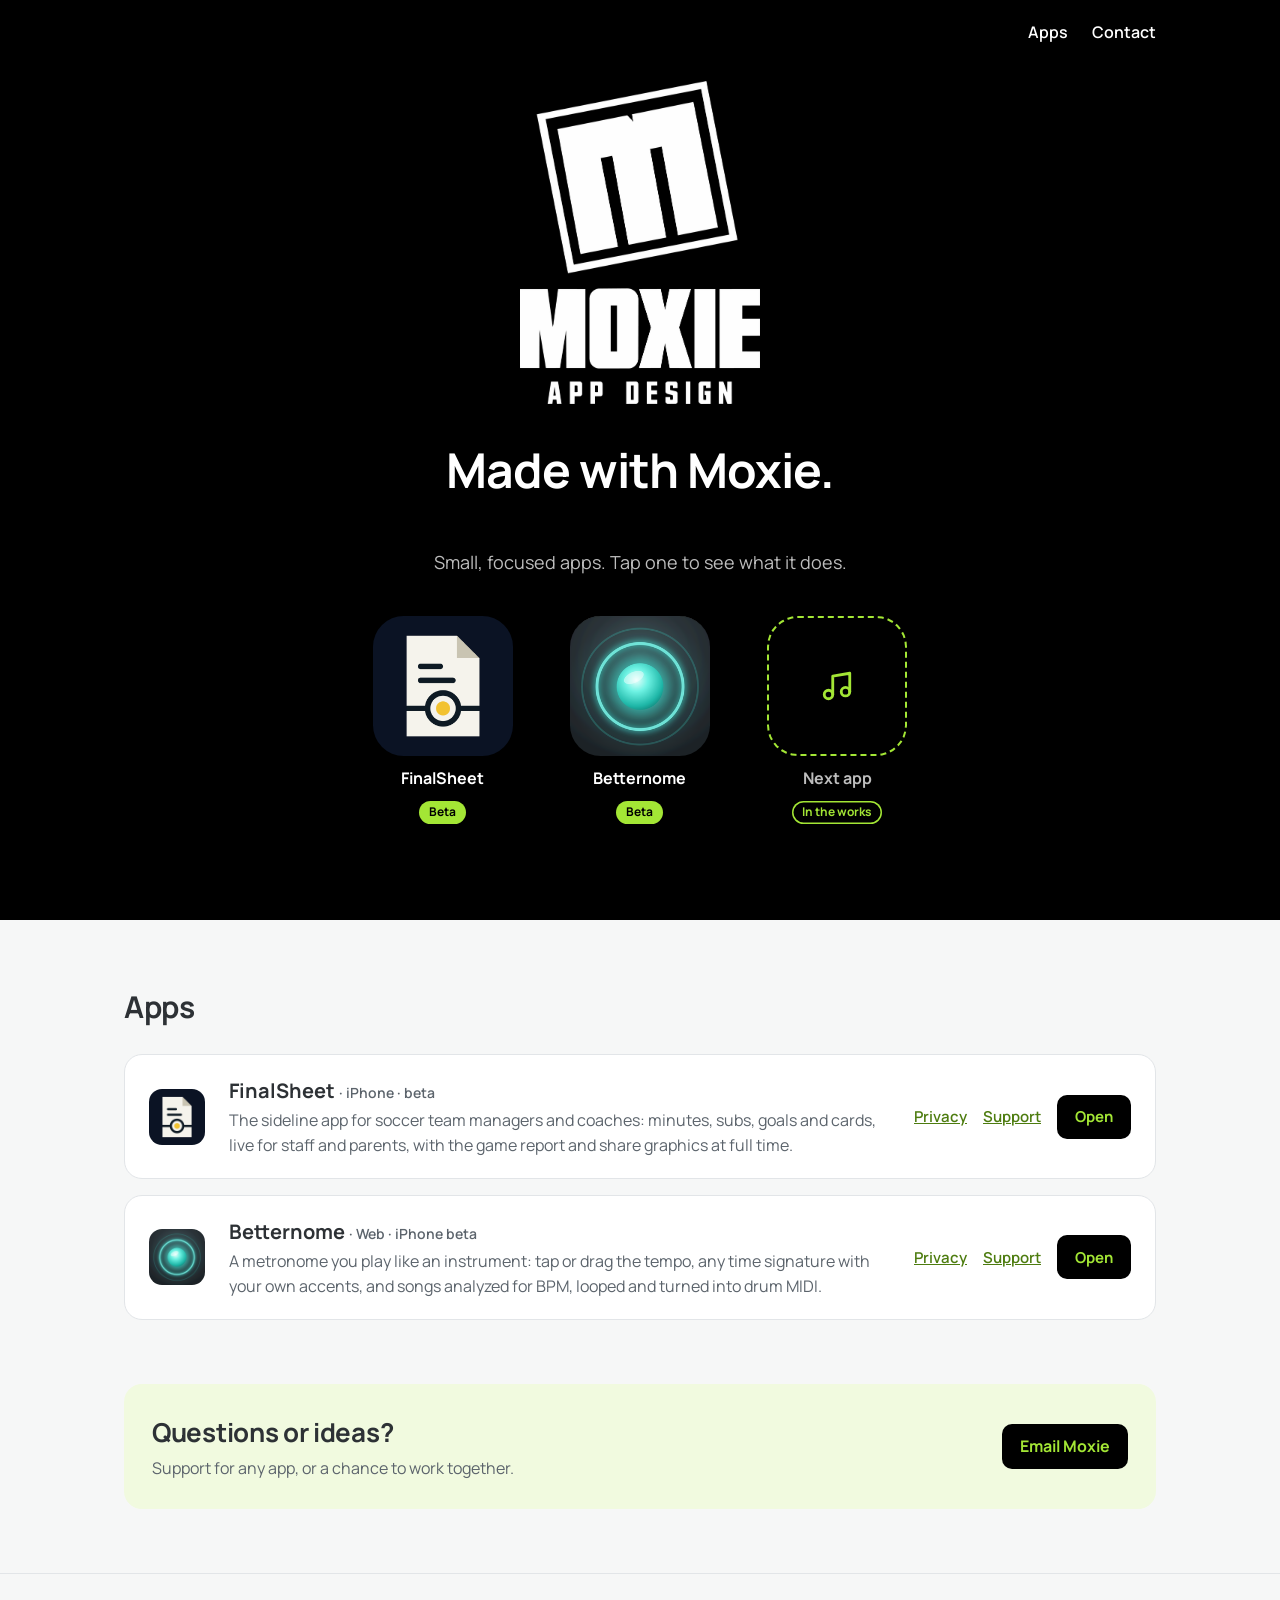
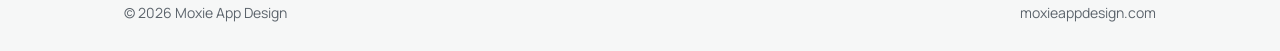
<file: index.html>
<!doctype html>
<html lang="en">
<head>
<meta charset="utf-8">
<meta name="viewport" content="width=device-width, initial-scale=1">
<title>Moxie App Design</title>
<meta name="description" content="Moxie App Design makes apps, including FinalSheet, the sideline app for soccer team managers and coaches, and Betternome, the metronome you play.">
<meta name="theme-color" content="#000000">
<link rel="icon" href="favicon.ico" sizes="any">
<link rel="icon" type="image/png" sizes="32x32" href="favicon-32.png">
<link rel="apple-touch-icon" href="apple-touch-icon.png">
<link rel="icon" type="image/png" sizes="512x512" href="icon-512.png">
<link rel="preconnect" href="https://fonts.googleapis.com">
<link rel="preconnect" href="https://fonts.gstatic.com" crossorigin>
<link href="https://fonts.googleapis.com/css2?family=Manrope:wght@400;600;700;800&amp;display=swap" rel="stylesheet">
<link rel="stylesheet" href="moxie.css">
</head>
<body>
<section class="hero">
<header class="wrap bar">
<span></span>
<nav aria-label="Main"><a href="#apps">Apps</a><a href="#contact">Contact</a></nav>
</header>
<div id="top" class="wrap intro">
<img class="logo" src="moxie-logo-rev.png" alt="Moxie App Design" width="240" height="323">
<h1>Made with Moxie.</h1>
<p>Small, focused apps. Tap one to see what it does.</p>
<div class="shelf">
<a class="tile" href="#finalsheet"><img src="finalsheet/icon.png" alt="" width="140" height="140"><span class="name">FinalSheet</span><span class="chip">Beta</span></a>
<a class="tile" href="#betternome"><img src="betternome/icon.png" alt="" width="140" height="140"><span class="name">Betternome</span><span class="chip">Beta</span></a>
<div class="tile next"><span class="slot"><svg width="34" height="34" viewBox="0 0 24 24" fill="none" stroke="currentColor" stroke-width="2" stroke-linecap="round" stroke-linejoin="round" aria-hidden="true"><path d="M9 18V5l12-2v13"/><circle cx="6" cy="18" r="3"/><circle cx="18" cy="16" r="3"/></svg></span><span class="name">Next app</span><span class="chip outline">In the works</span></div>
</div>
</div>
</section>
<main>
<section id="apps" class="wrap pad list">
<h2>Apps</h2>
<article id="finalsheet" class="app">
<img src="finalsheet/icon.png" alt="" width="56" height="56">
<div class="text"><h3>FinalSheet <span>· iPhone · beta</span></h3>
<p>The sideline app for soccer team managers and coaches: minutes, subs, goals and cards, live for staff and parents, with the game report and share graphics at full time.</p></div>
<div class="links"><a href="finalsheet/privacy.html">Privacy</a><a href="finalsheet/support.html">Support</a><a class="btn" href="finalsheet/">Open</a></div>
</article>
<article id="betternome" class="app">
<img src="betternome/icon.png" alt="" width="56" height="56">
<div class="text"><h3>Betternome <span>· Web · iPhone beta</span></h3>
<p>A metronome you play like an instrument: tap or drag the tempo, any time signature with your own accents, and songs analyzed for BPM, looped and turned into drum MIDI.</p></div>
<div class="links"><a href="https://betternome.app/privacy.html">Privacy</a><a href="https://betternome.app/support.html">Support</a><a class="btn" href="https://betternome.app/">Open</a></div>
</article>
</section>
<section id="contact" class="wrap contact-wrap">
<div class="contact"><div><h2>Questions or ideas?</h2><p>Support for any app, or a chance to work together.</p></div>
<a class="btn" href="mailto:linesandbars@gmail.com">Email Moxie</a></div>
</section>
</main>
<footer><div class="wrap"><span>&copy; 2026 Moxie App Design</span><span>moxieappdesign.com</span></div></footer>
</body>
</html>
</file>
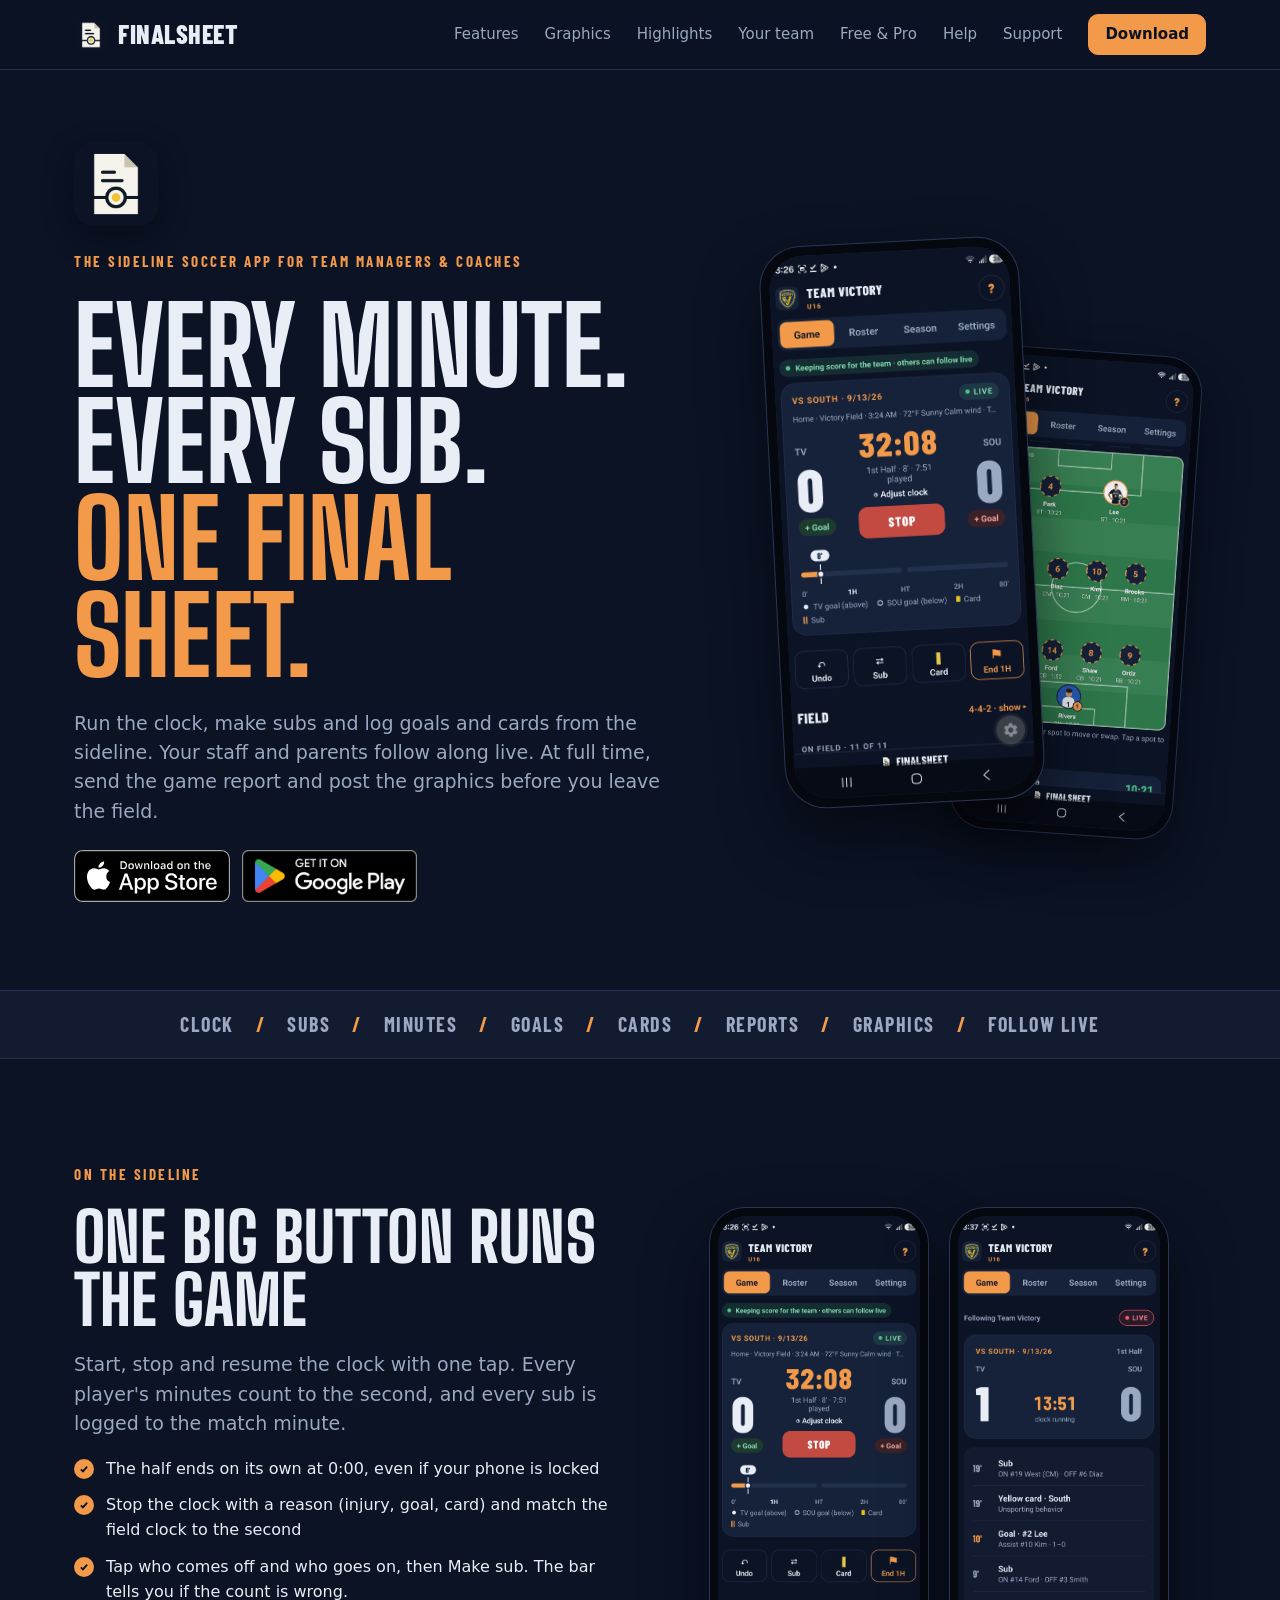
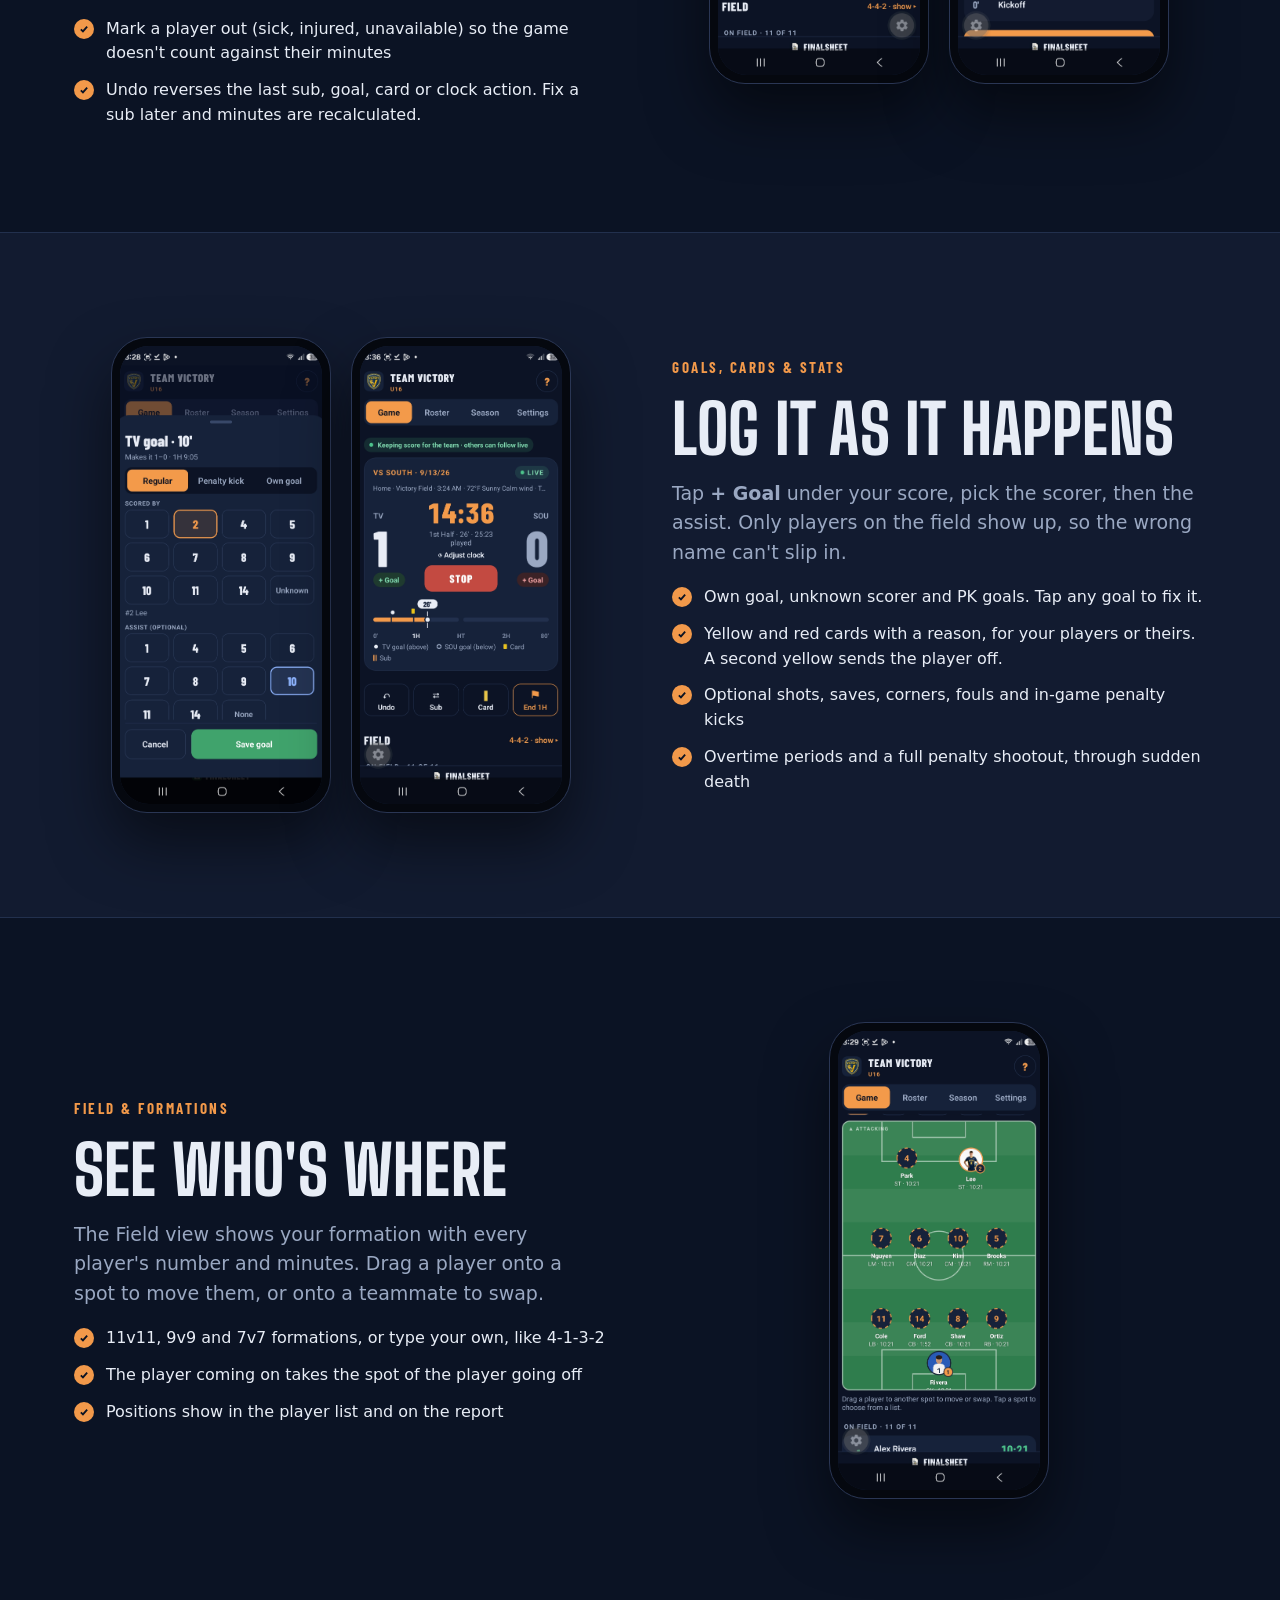
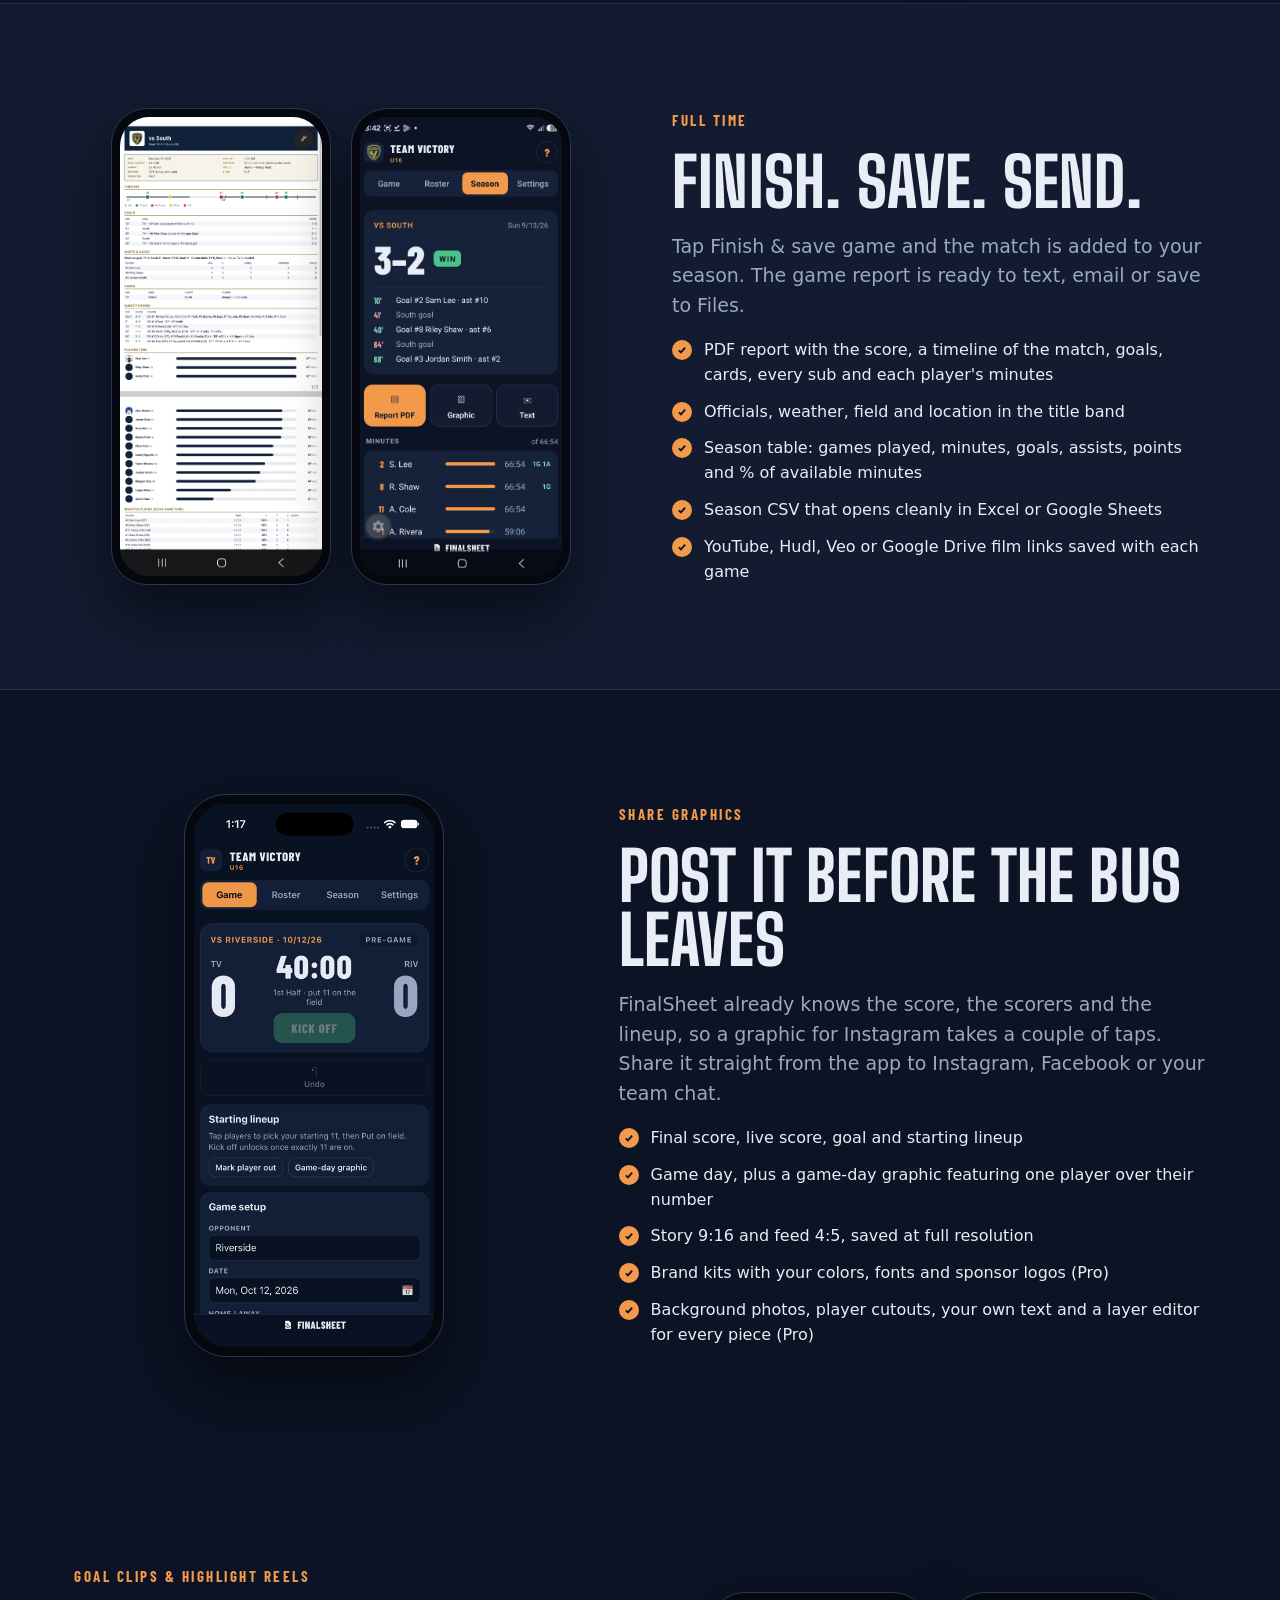
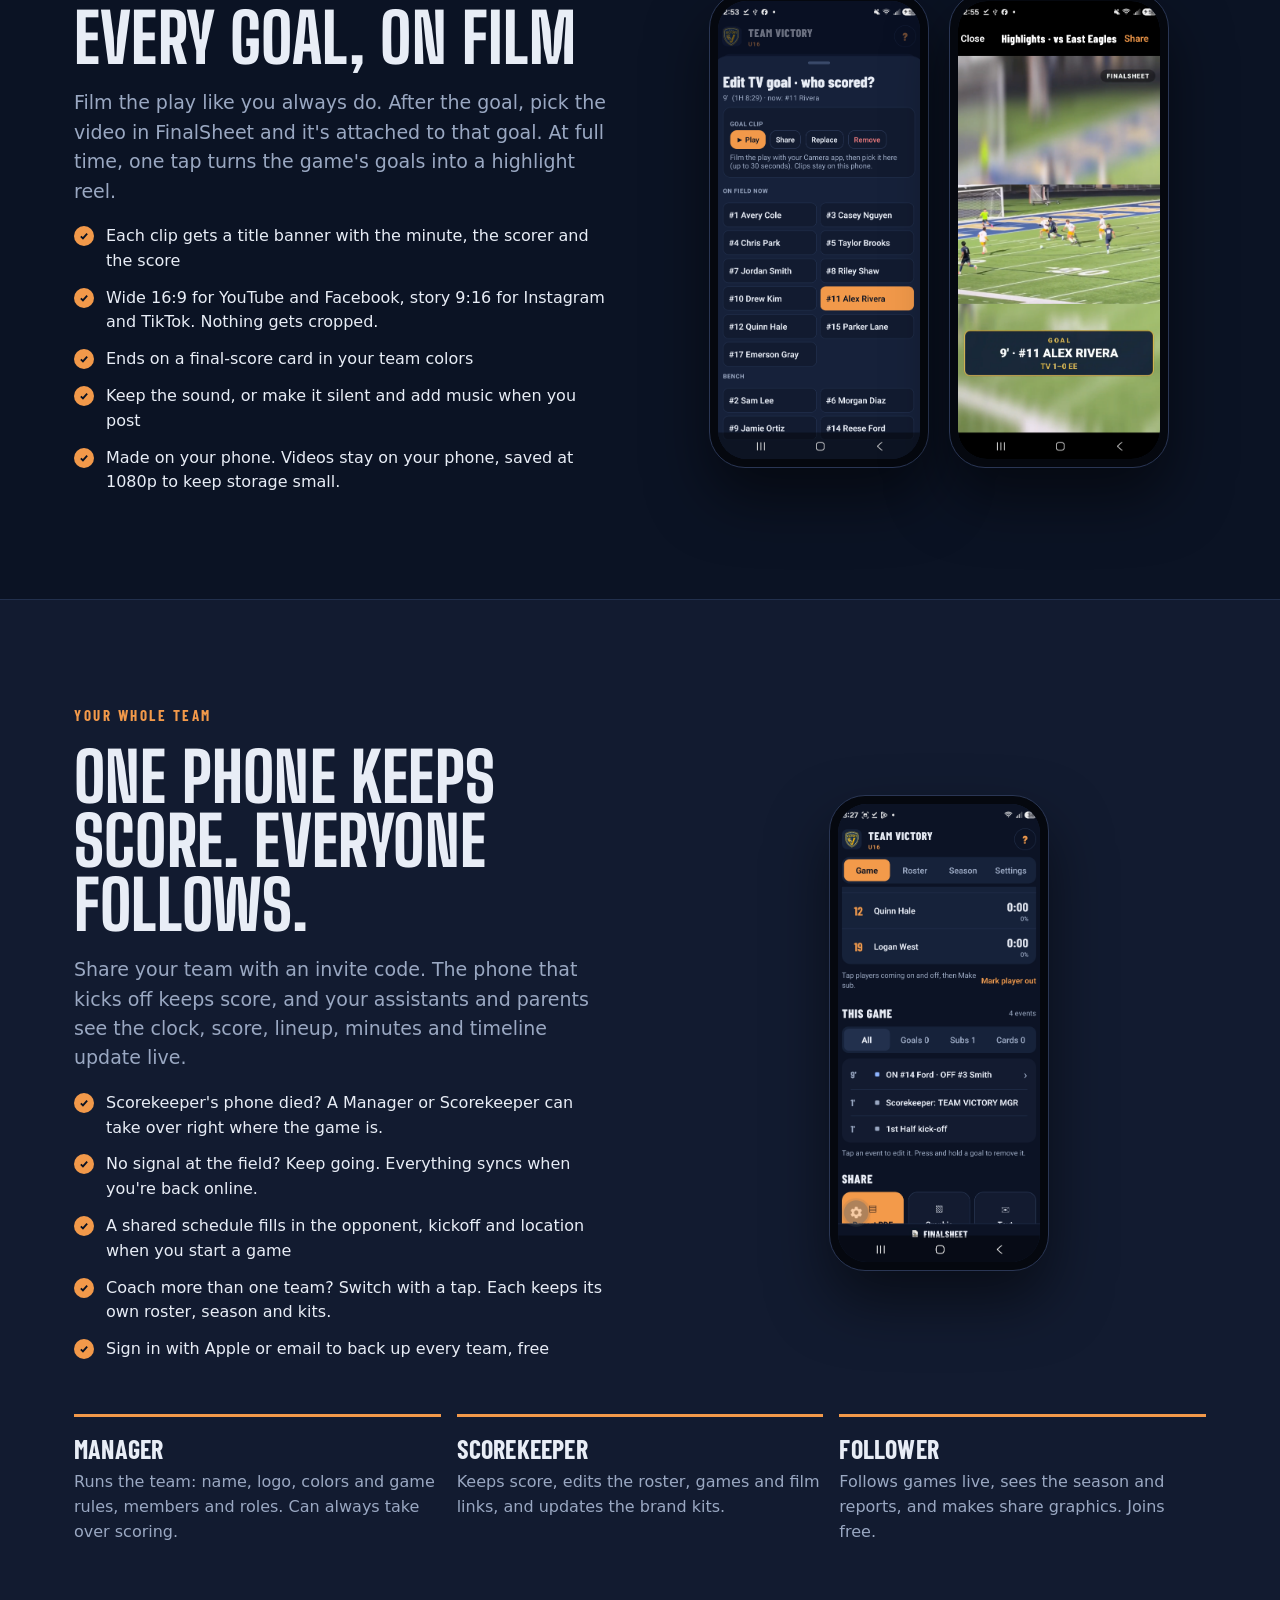
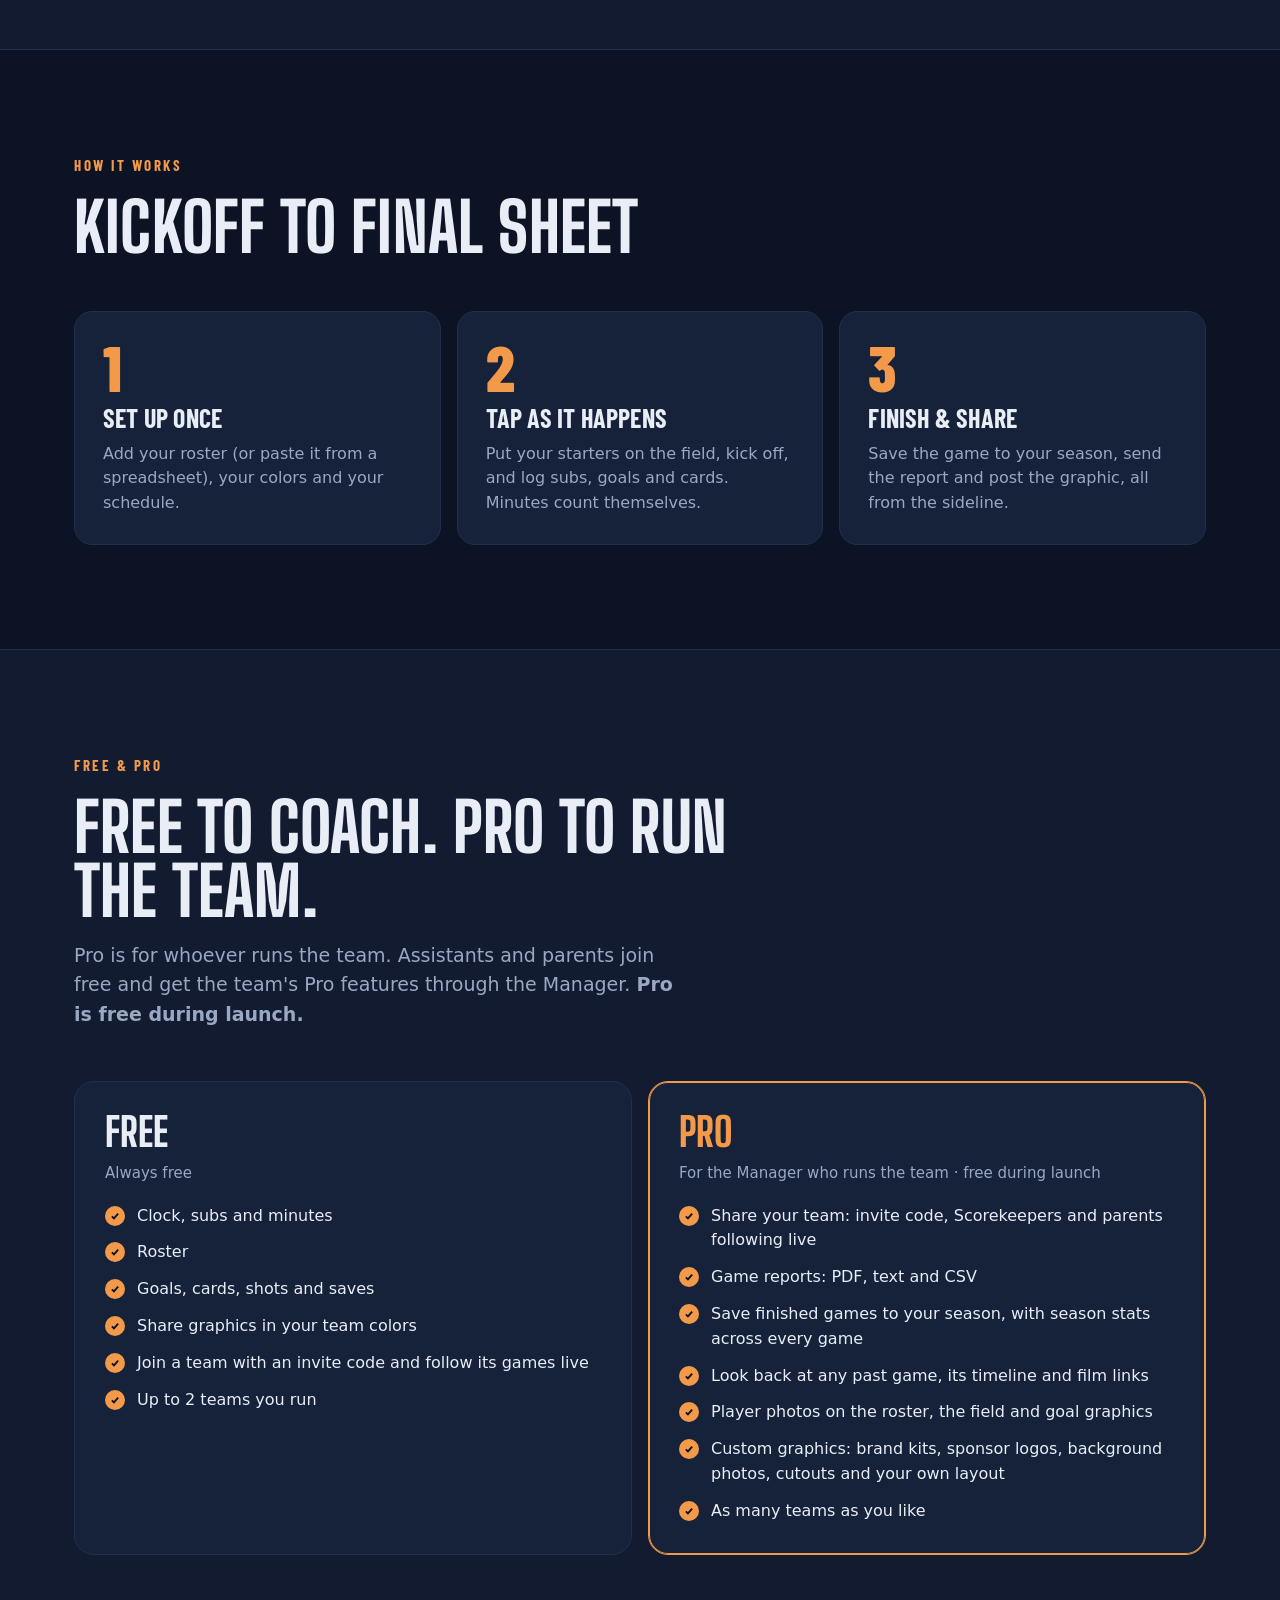
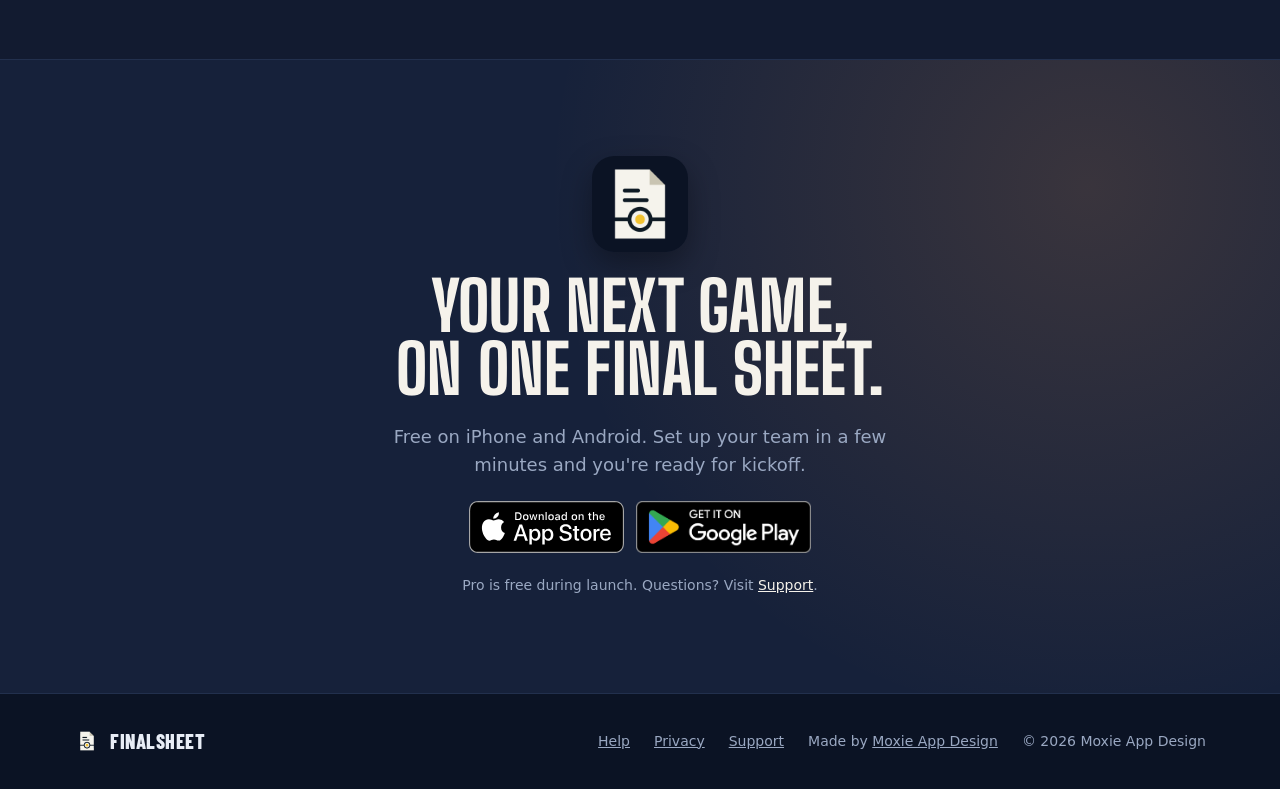
<file: finalsheet/index.html>
<!doctype html>
<html lang="en">
<head>
<meta charset="utf-8">
<meta name="viewport" content="width=device-width, initial-scale=1">
<title>FinalSheet: every minute, every sub, one final sheet</title>
<meta name="description" content="The sideline soccer app for team managers and coaches. Run the clock, make subs, log goals and cards, let your staff and parents follow live, then send the game report and post the graphics at full time.">
<meta property="og:title" content="FinalSheet: every minute, every sub, one final sheet">
<meta property="og:description" content="Run the clock, make subs, log goals and cards, let your staff and parents follow live, then send the game report and post the graphics at full time.">
<meta property="og:image" content="https://moxieappdesign.com/finalsheet/icon.png">
<meta name="theme-color" content="#0B1324">
<link rel="icon" type="image/png" href="icon.png">
<link rel="apple-touch-icon" href="media/icon-180.png">
<link rel="preconnect" href="https://fonts.googleapis.com">
<link rel="preconnect" href="https://fonts.gstatic.com" crossorigin>
<link href="https://fonts.googleapis.com/css2?family=Big+Shoulders+Display:wght@800&amp;family=Barlow+Condensed:wght@600;700;800&amp;display=swap" rel="stylesheet">
<link rel="stylesheet" href="style.css?v=2">
</head>
<body>
<header><div class="wrap"><nav aria-label="Main">
<a class="brand" href="#top"><img src="media/icon-180.png" alt="" width="34" height="34">FinalSheet</a>
<div class="nav-links">
<a href="#sideline">Features</a>
<a href="#graphics">Graphics</a>
<a href="#clips">Highlights</a>
<a href="#team">Your team</a>
<a href="#plans">Free &amp; Pro</a>
<a href="help.html">Help</a>
<a href="support.html">Support</a>
<a class="btn" href="#download">Download</a>
</div>
</nav></div></header>

<main>
<!-- Screenshot slots: drop real iPhone screenshots into shots/ with these file names and they replace the placeholders.
     game.png, sub.png, goal.png, field.png, timeline.png, season.png, report.png, graphic.png, follow.png -->
<section id="top" class="wrap hero">
<div class="copy">
<img class="icon" src="icon.png" alt="FinalSheet app icon" width="84" height="84">
<div class="kicker">The sideline soccer app for team managers &amp; coaches</div>
<h1>Every minute.<br>Every sub.<br><span class="hl">One final sheet.</span></h1>
<p class="lead">Run the clock, make subs and log goals and cards from the sideline. Your staff and parents follow along live. At full time, send the game report and post the graphics before you leave the field.</p>
<div class="row">
<!-- Store links (App Store Apple ID 6818888134, Play package com.finalsheet.app). -->
<a class="store" href="https://apps.apple.com/app/finalsheet/id6818888134"><img src="media/badge-app-store.svg" alt="Download on the App Store" height="52"></a>
<a class="store" href="https://play.google.com/store/apps/details?id=com.finalsheet.app"><img src="media/badge-google-play.png" alt="Get it on Google Play" height="52"></a>
</div>
</div>
<div class="hero-shots" aria-label="FinalSheet screenshots">
<div class="phone"><div class="scr"><div class="ph">Game tab · live</div><img src="shots/game.png" alt="The Game tab during a live game: clock, score and players on the field with their minutes" onerror="this.remove()"></div></div>
<div class="phone"><div class="scr"><div class="ph">Field view</div><img src="shots/field.png" alt="Field view with the formation and each player in their spot" onerror="this.remove()"></div></div>
</div>
</section>

<div class="strip"><div class="wrap"><span>Clock</span><i>/</i><span>Subs</span><i>/</i><span>Minutes</span><i>/</i><span>Goals</span><i>/</i><span>Cards</span><i>/</i><span>Reports</span><i>/</i><span>Graphics</span><i>/</i><span>Follow live</span></div></div>

<section id="sideline" class="wrap pad feature">
<div class="stack gap-m">
<div class="kicker">On the sideline</div>
<h2>One big button runs the game</h2>
<p class="lead">Start, stop and resume the clock with one tap. Every player's minutes count to the second, and every sub is logged to the match minute.</p>
<ul class="checks">
<li>The half ends on its own at 0:00, even if your phone is locked</li>
<li>Stop the clock with a reason (injury, goal, card) and match the field clock to the second</li>
<li>Tap who comes off and who goes on, then Make sub. The bar tells you if the count is wrong.</li>
<li>Mark a player out (sick, injured, unavailable) so the game doesn't count against their minutes</li>
<li>Undo reverses the last sub, goal, card or clock action. Fix a sub later and minutes are recalculated.</li>
</ul>
</div>
<div class="shots">
<div class="phone sm"><div class="scr"><div class="ph">Game tab · live</div><img src="shots/game.png" alt="The live Game tab" onerror="this.remove()"></div></div>
<div class="phone sm"><div class="scr"><div class="ph">Making a sub</div><img src="shots/sub.png" alt="Players marked ON and OFF before Make sub" onerror="this.remove()"></div></div>
</div>
</section>

<section class="band"><div class="wrap pad feature flip">
<div class="stack gap-m">
<div class="kicker">Goals, cards &amp; stats</div>
<h2>Log it as it happens</h2>
<p class="lead">Tap <strong>+ Goal</strong> under your score, pick the scorer, then the assist. Only players on the field show up, so the wrong name can't slip in.</p>
<ul class="checks">
<li>Own goal, unknown scorer and PK goals. Tap any goal to fix it.</li>
<li>Yellow and red cards with a reason, for your players or theirs. A second yellow sends the player off.</li>
<li>Optional shots, saves, corners, fouls and in-game penalty kicks</li>
<li>Overtime periods and a full penalty shootout, through sudden death</li>
</ul>
</div>
<div class="shots">
<div class="phone sm"><div class="scr"><div class="ph">Goal · pick the scorer</div><img src="shots/goal.png" alt="Picking the scorer for a goal" onerror="this.remove()"></div></div>
<div class="phone sm"><div class="scr"><div class="ph">Game timeline</div><img src="shots/timeline.png" alt="The game timeline with goals, subs and cards" onerror="this.remove()"></div></div>
</div>
</div></section>

<section class="wrap pad feature">
<div class="stack gap-m">
<div class="kicker">Field &amp; formations</div>
<h2>See who's where</h2>
<p class="lead">The Field view shows your formation with every player's number and minutes. Drag a player onto a spot to move them, or onto a teammate to swap.</p>
<ul class="checks">
<li>11v11, 9v9 and 7v7 formations, or type your own, like 4-1-3-2</li>
<li>The player coming on takes the spot of the player going off</li>
<li>Positions show in the player list and on the report</li>
</ul>
</div>
<div class="shots">
<div class="phone sm"><div class="scr"><div class="ph">Field view</div><img src="shots/field.png" alt="Field view" onerror="this.remove()"></div></div>
</div>
</section>

<section id="report" class="band"><div class="wrap pad feature flip">
<div class="stack gap-m">
<div class="kicker">Full time</div>
<h2>Finish. Save. Send.</h2>
<p class="lead">Tap Finish &amp; save game and the match is added to your season. The game report is ready to text, email or save to Files.</p>
<ul class="checks">
<li>PDF report with the score, a timeline of the match, goals, cards, every sub and each player's minutes</li>
<li>Officials, weather, field and location in the title band</li>
<li>Season table: games played, minutes, goals, assists, points and % of available minutes</li>
<li>Season CSV that opens cleanly in Excel or Google Sheets</li>
<li>YouTube, Hudl, Veo or Google Drive film links saved with each game</li>
</ul>
</div>
<div class="shots">
<div class="phone sm"><div class="scr"><div class="ph">Game report (PDF)</div><img src="shots/report.png" alt="The PDF game report" onerror="this.remove()"></div></div>
<div class="phone sm"><div class="scr"><div class="ph">Season tab</div><img src="shots/season.png" alt="Season totals for every player" onerror="this.remove()"></div></div>
</div>
</div></section>

<section id="graphics" class="wrap pad reel">
<div class="phone"><div class="scr"><video src="media/game-day-graphics.mp4" poster="media/game-day-poster.png" autoplay muted loop playsinline aria-label="Making a game-day graphic in FinalSheet"></video></div></div>
<div class="stack gap-m">
<div class="kicker">Share graphics</div>
<h2>Post it before the bus leaves</h2>
<p class="lead">FinalSheet already knows the score, the scorers and the lineup, so a graphic for Instagram takes a couple of taps. Share it straight from the app to Instagram, Facebook or your team chat.</p>
<ul class="checks">
<li>Final score, live score, goal and starting lineup</li>
<li>Game day, plus a game-day graphic featuring one player over their number</li>
<li>Story 9:16 and feed 4:5, saved at full resolution</li>
<li>Brand kits with your colors, fonts and sponsor logos (Pro)</li>
<li>Background photos, player cutouts, your own text and a layer editor for every piece (Pro)</li>
</ul>
</div>
</section>

<section id="clips" class="wrap pad feature">
<div class="stack gap-m">
<div class="kicker">Goal clips &amp; highlight reels</div>
<h2>Every goal, on film</h2>
<p class="lead">Film the play like you always do. After the goal, pick the video in FinalSheet and it's attached to that goal. At full time, one tap turns the game's goals into a highlight reel.</p>
<ul class="checks">
<li>Each clip gets a title banner with the minute, the scorer and the score</li>
<li>Wide 16:9 for YouTube and Facebook, story 9:16 for Instagram and TikTok. Nothing gets cropped.</li>
<li>Ends on a final-score card in your team colors</li>
<li>Keep the sound, or make it silent and add music when you post</li>
<li>Made on your phone. Videos stay on your phone, saved at 1080p to keep storage small.</li>
</ul>
</div>
<div class="shots">
<div class="phone sm"><div class="scr"><div class="ph">Goal clip</div><img src="shots/clip.png" alt="Adding a video to a goal" onerror="this.remove()"></div></div>
<div class="phone sm"><div class="scr"><div class="ph">Highlight reel</div><img src="shots/reel.png" alt="A highlight reel with the final-score card" onerror="this.remove()"></div></div>
</div>
</section>

<section id="team" class="band"><div class="wrap pad stack gap-l">
<div class="feature">
<div class="stack gap-m">
<div class="kicker">Your whole team</div>
<h2>One phone keeps score. Everyone follows.</h2>
<p class="lead">Share your team with an invite code. The phone that kicks off keeps score, and your assistants and parents see the clock, score, lineup, minutes and timeline update live.</p>
<ul class="checks">
<li>Scorekeeper's phone died? A Manager or Scorekeeper can take over right where the game is.</li>
<li>No signal at the field? Keep going. Everything syncs when you're back online.</li>
<li>A shared schedule fills in the opponent, kickoff and location when you start a game</li>
<li>Coach more than one team? Switch with a tap. Each keeps its own roster, season and kits.</li>
<li>Sign in with Apple or email to back up every team, free</li>
</ul>
</div>
<div class="shots">
<div class="phone sm"><div class="scr"><div class="ph">Following live</div><img src="shots/follow.png" alt="A parent following the game live" onerror="this.remove()"></div></div>
</div>
</div>
<div class="roles">
<div><h3>Manager</h3><p class="body">Runs the team: name, logo, colors and game rules, members and roles. Can always take over scoring.</p></div>
<div><h3>Scorekeeper</h3><p class="body">Keeps score, edits the roster, games and film links, and updates the brand kits.</p></div>
<div><h3>Follower</h3><p class="body">Follows games live, sees the season and reports, and makes share graphics. Joins free.</p></div>
</div>
</div></section>

<section id="how" class="wrap pad stack gap-l">
<div class="stack gap-m"><div class="kicker">How it works</div><h2>Kickoff to final sheet</h2></div>
<div class="steps">
<div><span class="big">1</span><h3>Set up once</h3><p class="body">Add your roster (or paste it from a spreadsheet), your colors and your schedule.</p></div>
<div><span class="big">2</span><h3>Tap as it happens</h3><p class="body">Put your starters on the field, kick off, and log subs, goals and cards. Minutes count themselves.</p></div>
<div><span class="big">3</span><h3>Finish &amp; share</h3><p class="body">Save the game to your season, send the report and post the graphic, all from the sideline.</p></div>
</div>
</section>

<section id="plans" class="band"><div class="wrap pad stack gap-l">
<div class="stack gap-m" style="max-width:720px"><div class="kicker">Free &amp; Pro</div><h2>Free to coach. Pro to run the team.</h2><p class="lead">Pro is for whoever runs the team. Assistants and parents join free and get the team's Pro features through the Manager. <strong>Pro is free during launch.</strong></p></div>
<div class="plans">
<div class="plan">
<div class="stack gap-s"><span class="name">Free</span><span class="who">Always free</span></div>
<ul class="checks">
<li>Clock, subs and minutes</li>
<li>Roster</li>
<li>Goals, cards, shots and saves</li>
<li>Share graphics in your team colors</li>
<li>Join a team with an invite code and follow its games live</li>
<li>Up to 2 teams you run</li>
</ul>
</div>
<div class="plan pro">
<div class="stack gap-s"><span class="name hl">Pro</span><span class="who">For the Manager who runs the team · free during launch</span></div>
<ul class="checks">
<li>Share your team: invite code, Scorekeepers and parents following live</li>
<li>Game reports: PDF, text and CSV</li>
<li>Save finished games to your season, with season stats across every game</li>
<li>Look back at any past game, its timeline and film links</li>
<li>Player photos on the roster, the field and goal graphics</li>
<li>Custom graphics: brand kits, sponsor logos, background photos, cutouts and your own layout</li>
<li>As many teams as you like</li>
</ul>
</div>
</div>
</div></section>

<section id="download" class="download"><div class="wrap">
<img src="icon.png" alt="" width="96" height="96">
<h2>Your next game,<br>on one final sheet.</h2>
<p>Free on iPhone and Android. Set up your team in a few minutes and you're ready for kickoff.</p>
<div class="row" style="justify-content:center">
<!-- Store links (App Store Apple ID 6818888134, Play package com.finalsheet.app). -->
<a class="store" href="https://apps.apple.com/app/finalsheet/id6818888134"><img src="media/badge-app-store.svg" alt="Download on the App Store" height="52"></a>
<a class="store" href="https://play.google.com/store/apps/details?id=com.finalsheet.app"><img src="media/badge-google-play.png" alt="Get it on Google Play" height="52"></a>
</div>
<p class="note">Pro is free during launch. Questions? Visit <a href="support.html">Support</a>.</p>
</div></section>
</main>

<footer><div class="wrap">
<a class="brand" href="#top" style="font-size:20px"><img src="media/icon-180.png" alt="" width="26" height="26" style="width:26px;height:26px;border-radius:6px">FinalSheet</a>
<div class="links"><a href="help.html">Help</a><a href="privacy.html">Privacy</a><a href="support.html">Support</a><span>Made by <a href="../">Moxie App Design</a></span><span>&copy; 2026 Moxie App Design</span></div>
</div></footer>
</body>
</html>
</file>
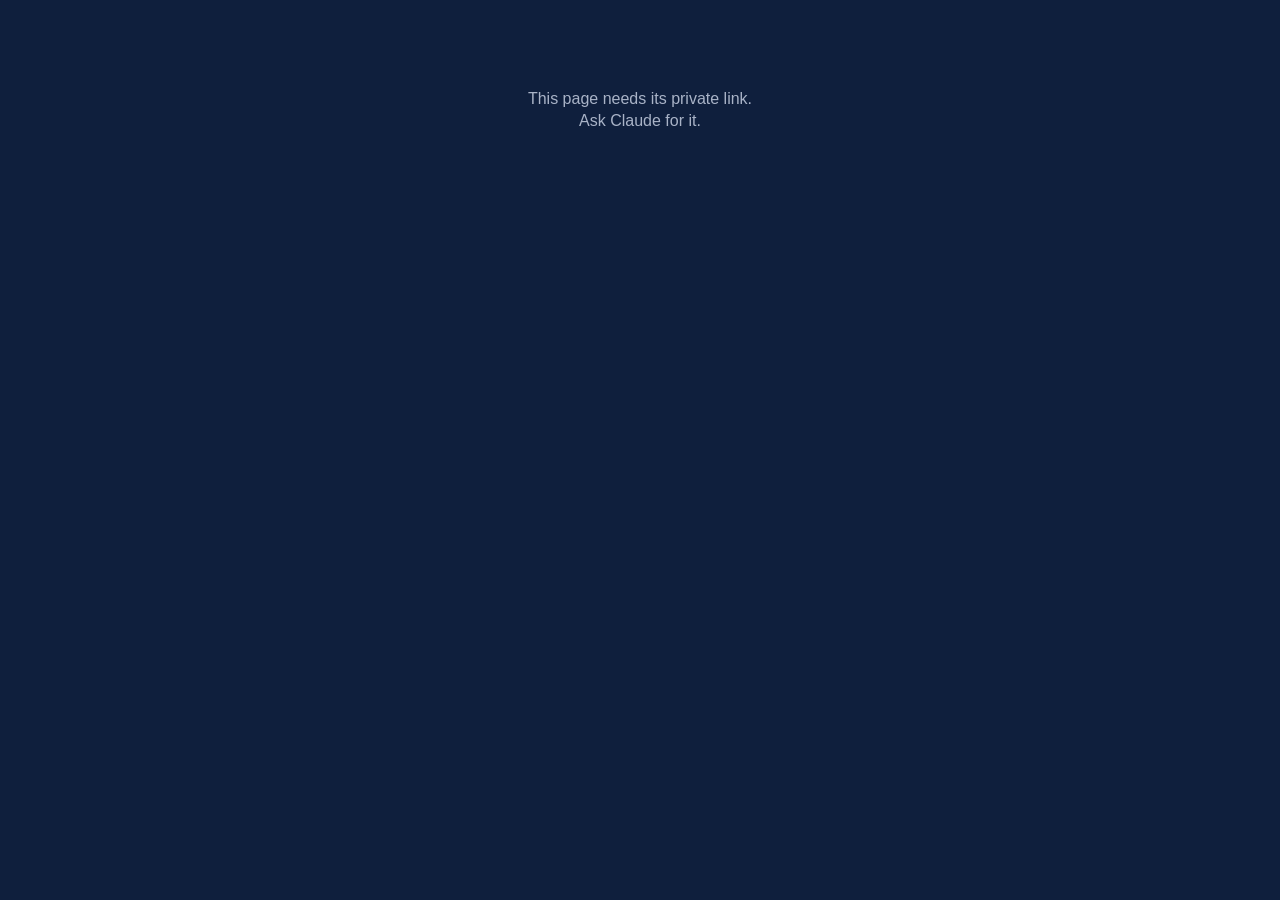
<file: upload/index.html>
<!doctype html>
<html lang="en">
<head>
<meta charset="utf-8">
<meta name="viewport" content="width=device-width,initial-scale=1,viewport-fit=cover">
<meta name="robots" content="noindex,nofollow">
<title>FR Soccer Upload</title>
<style>
  :root {
    --navy: #0f1f3d; --navy-2: #1a2f57; --gold: #c9a74a; --gold-2: #e3c66f;
    --ink: #f4f1e8; --muted: #a9b3c7; --ok: #5fc98a; --bad: #ef6b6b;
  }
  * { box-sizing: border-box; }
  html, body { margin: 0; background: var(--navy); color: var(--ink);
    font: 16px/1.4 -apple-system, BlinkMacSystemFont, "Segoe UI", Roboto, sans-serif; }
  main { max-width: 560px; margin: 0 auto; padding: 28px 16px 60px; }
  h1 { font-size: 26px; margin: 0 0 4px; letter-spacing: .5px; }
  h1 span { color: var(--gold); }
  .sub { color: var(--muted); margin: 0 0 24px; font-size: 15px; }
  .drop { display: block; border: 2px dashed var(--gold); border-radius: 16px; padding: 34px 16px;
    text-align: center; cursor: pointer; background: var(--navy-2); transition: background .15s; }
  .drop:hover, .drop.over { background: #22396a; }
  .drop b { display: block; font-size: 20px; color: var(--gold-2); margin-bottom: 4px; }
  .drop small { color: var(--muted); }
  input[type=file] { display: none; }
  ul { list-style: none; padding: 0; margin: 22px 0 0; display: grid; gap: 10px; }
  li { display: grid; grid-template-columns: 56px 1fr; gap: 12px; align-items: center;
    background: var(--navy-2); border-radius: 12px; padding: 10px; }
  .thumb { width: 56px; height: 56px; border-radius: 8px; object-fit: cover; background: #0a1530; }
  .name { font-size: 14px; white-space: nowrap; overflow: hidden; text-overflow: ellipsis; }
  .bar { height: 6px; background: #0a1530; border-radius: 3px; margin-top: 6px; overflow: hidden; }
  .bar i { display: block; height: 100%; width: 0; background: var(--gold); transition: width .2s; }
  .status { font-size: 13px; color: var(--muted); margin-top: 4px; }
  .done .bar i { background: var(--ok); }
  .done .status { color: var(--ok); }
  .err .status { color: var(--bad); }
  .note { margin-top: 24px; padding: 14px; border-radius: 12px; background: rgba(201,167,74,.12);
    color: var(--gold-2); font-size: 14px; display: none; }
  .locked { text-align: center; padding: 60px 16px; color: var(--muted); }
</style>
</head>
<body>
<main id="app">
  <h1>FR Soccer <span>Upload</span></h1>
  <p class="sub">Photos &amp; highlight videos for Claude to post.</p>

  <label class="drop" id="drop">
    <b>Tap to pick photos / videos</b>
    <small>or drag them here · JPG, PNG, MP4, MOV</small>
    <input id="pick" type="file" accept="image/*,video/*" multiple>
  </label>

  <ul id="list"></ul>
  <div class="note" id="note">All set. Go tell Claude: <b>"post my latest upload"</b>.</div>
</main>

<script>
(() => {
  const BASE = "https://mecagvrgswbnrvfuqset.supabase.co/functions/v1/social-mcp/";
  const KEY_STORE = "frsoccer-upload-key";
  let key = decodeURIComponent((location.hash || "").slice(1));
  try {
    if (key) localStorage.setItem(KEY_STORE, key);
    else key = localStorage.getItem(KEY_STORE) || "";
  } catch (e) {}

  if (!key) {
    document.getElementById("app").innerHTML =
      '<div class="locked">This page needs its private link.<br>Ask Claude for it.</div>';
    return;
  }

  const list = document.getElementById("list");
  const note = document.getElementById("note");
  const drop = document.getElementById("drop");
  const pick = document.getElementById("pick");
  let active = 0;

  pick.addEventListener("change", () => { [...pick.files].forEach(upload); pick.value = ""; });
  ["dragenter", "dragover"].forEach(t => drop.addEventListener(t, e => { e.preventDefault(); drop.classList.add("over"); }));
  ["dragleave", "drop"].forEach(t => drop.addEventListener(t, e => { e.preventDefault(); drop.classList.remove("over"); }));
  drop.addEventListener("drop", e => [...(e.dataTransfer?.files || [])].forEach(upload));

  function row(file) {
    const li = document.createElement("li");
    const isVid = file.type.startsWith("video/");
    const th = document.createElement(isVid ? "video" : "img");
    th.className = "thumb";
    th.src = URL.createObjectURL(file);
    if (isVid) { th.muted = true; th.playsInline = true; }
    const box = document.createElement("div");
    const nm = document.createElement("div"); nm.className = "name"; nm.textContent = file.name;
    const bar = document.createElement("div"); bar.className = "bar"; bar.innerHTML = "<i></i>";
    const st = document.createElement("div"); st.className = "status"; st.textContent = "Starting…";
    box.append(nm, bar, st); li.append(th, box); list.prepend(li);
    return {
      li, set(p) { bar.firstChild.style.width = p + "%"; },
      say(t, cls) { st.textContent = t; if (cls) li.classList.add(cls); }
    };
  }

  async function upload(file) {
    const r = row(file);
    active++; note.style.display = "none";
    const mb = file.size / 1048576;
    try {
      if (mb > 50) r.say(`${mb.toFixed(0)} MB — may be over the 50 MB limit, trying…`);
      const res = await fetch(BASE + "u/" + encodeURIComponent(key), {
        method: "POST", headers: { "Content-Type": "application/json" },
        body: JSON.stringify({ filename: file.name })
      });
      const j = await res.json();
      if (!res.ok || !j.upload_url) throw new Error(res.status === 404 ? "Bad link — ask Claude for a fresh one." : (j.error || "Couldn't start upload"));

      await new Promise((ok, fail) => {
        const x = new XMLHttpRequest();
        x.open("PUT", j.upload_url);
        x.setRequestHeader("Content-Type", file.type || "application/octet-stream");
        x.upload.onprogress = e => { if (e.lengthComputable) { const p = Math.round(e.loaded / e.total * 100); r.set(p); r.say(`Uploading… ${p}%`); } };
        x.onload = () => (x.status >= 200 && x.status < 300) ? ok() :
          fail(new Error(x.status === 413 ? "Too big — trim it under 50 MB" : `Upload failed (${x.status})`));
        x.onerror = () => fail(new Error("Network hiccup — try again"));
        x.send(file);
      });
      r.set(100); r.say("Uploaded ✓", "done");
    } catch (e) {
      r.say(e.message, "err");
    } finally {
      active--;
      if (!active && list.querySelector(".done")) note.style.display = "block";
    }
  }
})();
</script>
</body>
</html>
</file>
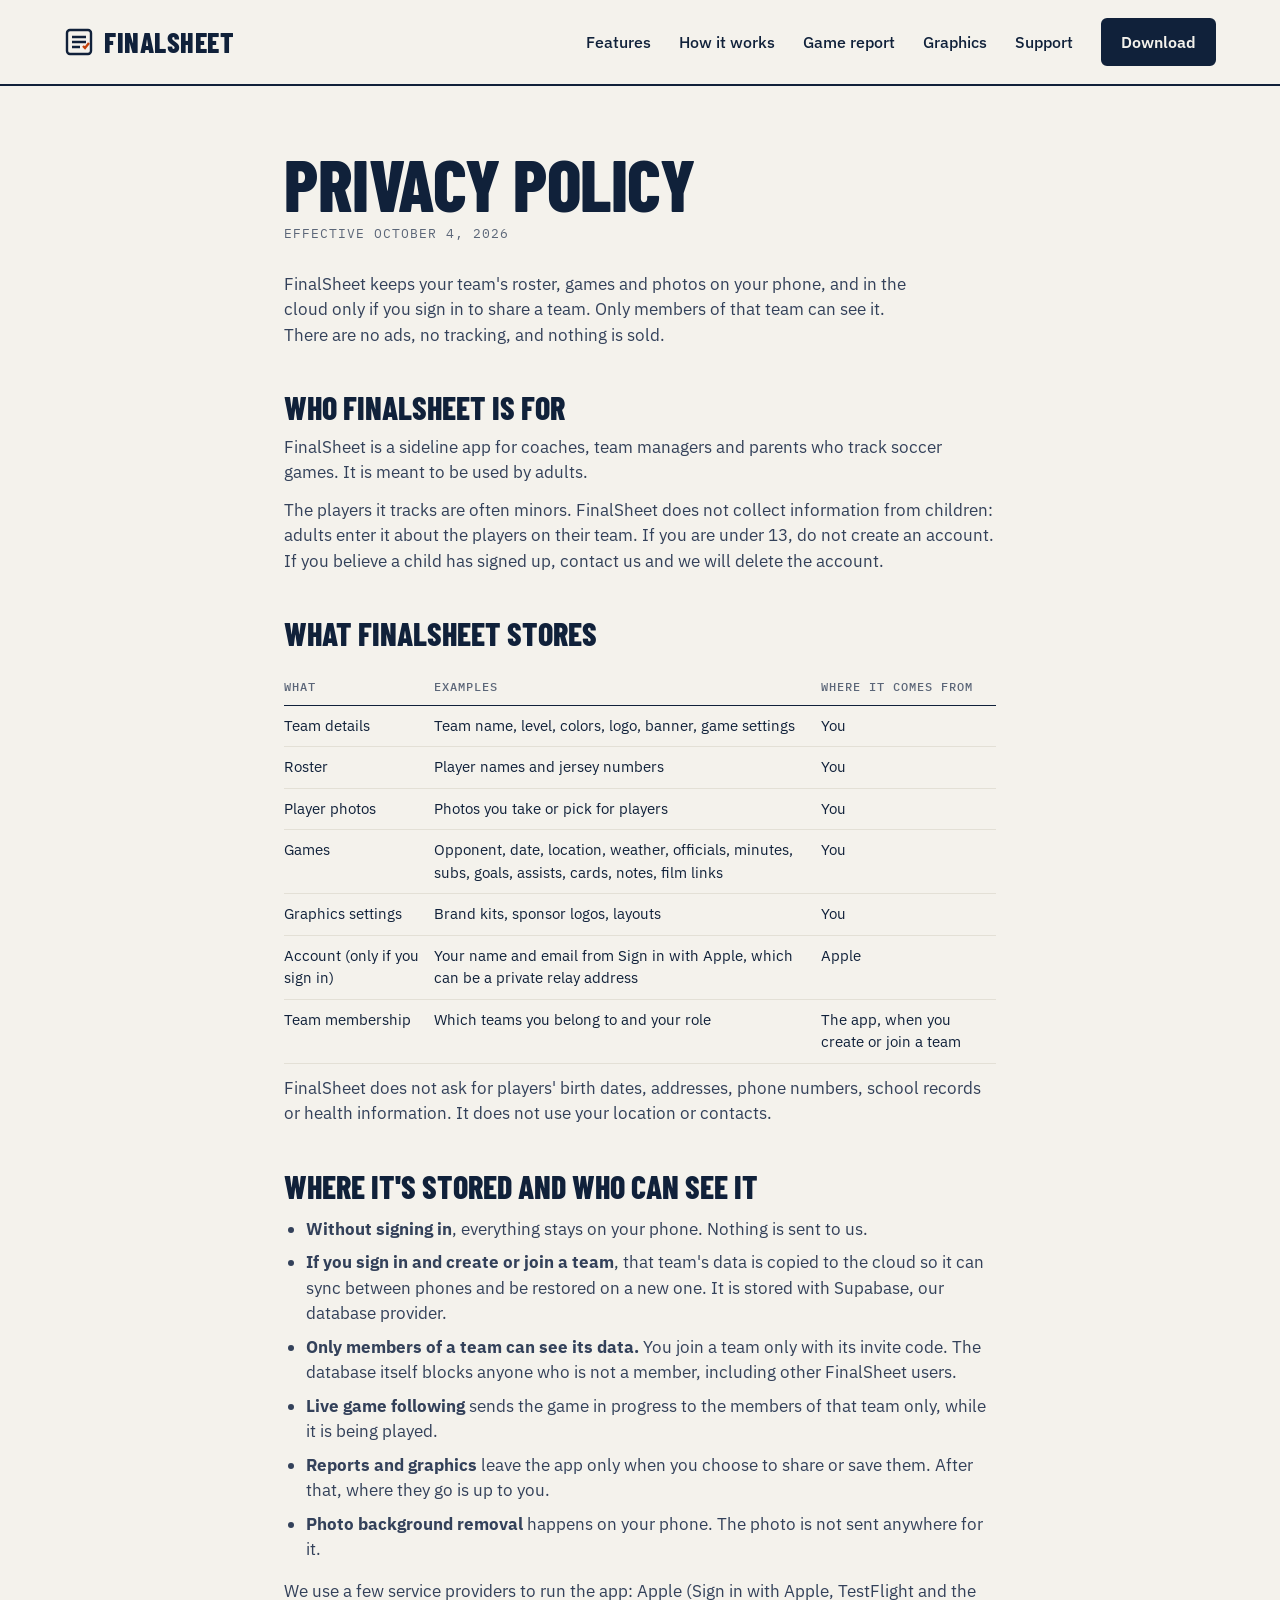
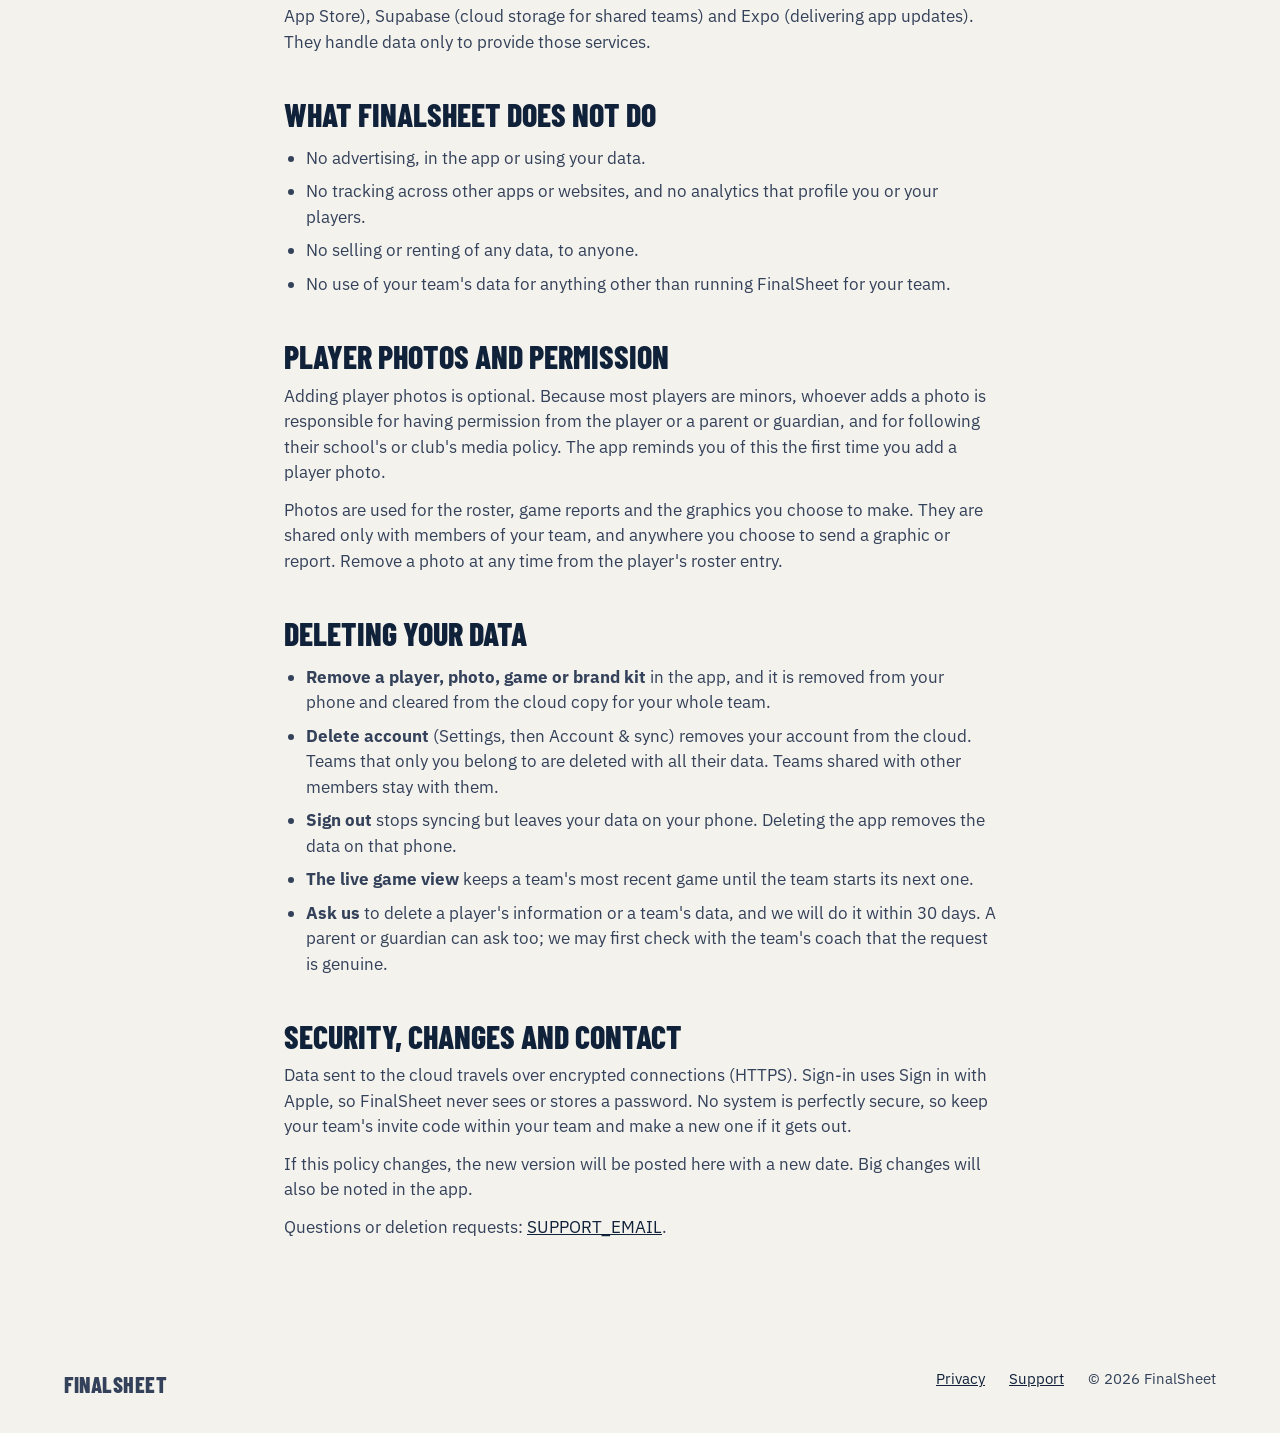
<file: privacy.html>
<!doctype html>
<html lang="en">
<head>
<meta charset="utf-8">
<meta name="viewport" content="width=device-width, initial-scale=1">
<title>Privacy Policy · FinalSheet</title>
<meta name="description" content="How FinalSheet handles your team's data: what it stores, who can see it, and how to delete it.">
<meta property="og:title" content="Privacy Policy · FinalSheet">
<meta property="og:description" content="How FinalSheet handles your team's data: what it stores, who can see it, and how to delete it.">
<link rel="icon" type="image/png" href="icon.png">
<link rel="apple-touch-icon" href="icon.png">
<link rel="preconnect" href="https://fonts.googleapis.com">
<link rel="preconnect" href="https://fonts.gstatic.com" crossorigin>
<link href="https://fonts.googleapis.com/css2?family=Barlow+Condensed:wght@600;700;800&amp;family=IBM+Plex+Sans:wght@400;500;600&amp;family=IBM+Plex+Mono:wght@500;600&amp;display=swap" rel="stylesheet">
<link rel="stylesheet" href="style.css">
</head>
<body>
<header><div class="wrap"><nav aria-label="Main">
<a class="brand" href="index.html"><svg width="30" height="30" viewBox="0 0 30 30" fill="none" stroke="#10213A" stroke-width="2.4" aria-hidden="true"><rect x="3" y="3" width="24" height="24" rx="3"/><path d="M8 10h14M8 15h14M8 20h8"/><path d="M19 19l2 2 4-5" stroke="#C2410C"/></svg>FinalSheet</a>
<div class="nav-links">
<a href="index.html#features">Features</a>
<a href="index.html#how">How it works</a>
<a href="index.html#report">Game report</a>
<a href="index.html#graphics">Graphics</a>
<a href="support.html">Support</a>
<a class="btn" href="index.html#download">Download</a>
</div>
</nav></div></header>
<main class="doc">
<h1>Privacy Policy</h1>
<div class="date">Effective October 4, 2026</div>
<p class="lead">FinalSheet keeps your team's roster, games and photos on your phone, and in the cloud only if you sign in to share a team. Only members of that team can see it. There are no ads, no tracking, and nothing is sold.</p>

<h2>Who FinalSheet is for</h2>
<p>FinalSheet is a sideline app for coaches, team managers and parents who track soccer games. It is meant to be used by adults.</p>
<p>The players it tracks are often minors. FinalSheet does not collect information from children: adults enter it about the players on their team. If you are under 13, do not create an account. If you believe a child has signed up, contact us and we will delete the account.</p>

<h2>What FinalSheet stores</h2>
<div class="tblwrap"><table>
<thead><tr><th>What</th><th>Examples</th><th>Where it comes from</th></tr></thead>
<tbody>
<tr><td>Team details</td><td>Team name, level, colors, logo, banner, game settings</td><td>You</td></tr>
<tr><td>Roster</td><td>Player names and jersey numbers</td><td>You</td></tr>
<tr><td>Player photos</td><td>Photos you take or pick for players</td><td>You</td></tr>
<tr><td>Games</td><td>Opponent, date, location, weather, officials, minutes, subs, goals, assists, cards, notes, film links</td><td>You</td></tr>
<tr><td>Graphics settings</td><td>Brand kits, sponsor logos, layouts</td><td>You</td></tr>
<tr><td>Account (only if you sign in)</td><td>Your name and email from Sign in with Apple, which can be a private relay address</td><td>Apple</td></tr>
<tr><td>Team membership</td><td>Which teams you belong to and your role</td><td>The app, when you create or join a team</td></tr>
</tbody></table></div>
<p style="margin-top:12px">FinalSheet does not ask for players' birth dates, addresses, phone numbers, school records or health information. It does not use your location or contacts.</p>

<h2>Where it's stored and who can see it</h2>
<ul>
<li><strong>Without signing in</strong>, everything stays on your phone. Nothing is sent to us.</li>
<li><strong>If you sign in and create or join a team</strong>, that team's data is copied to the cloud so it can sync between phones and be restored on a new one. It is stored with Supabase, our database provider.</li>
<li><strong>Only members of a team can see its data.</strong> You join a team only with its invite code. The database itself blocks anyone who is not a member, including other FinalSheet users.</li>
<li><strong>Live game following</strong> sends the game in progress to the members of that team only, while it is being played.</li>
<li><strong>Reports and graphics</strong> leave the app only when you choose to share or save them. After that, where they go is up to you.</li>
<li><strong>Photo background removal</strong> happens on your phone. The photo is not sent anywhere for it.</li>
</ul>
<p style="margin-top:12px">We use a few service providers to run the app: Apple (Sign in with Apple, TestFlight and the App Store), Supabase (cloud storage for shared teams) and Expo (delivering app updates). They handle data only to provide those services.</p>

<h2>What FinalSheet does not do</h2>
<ul>
<li>No advertising, in the app or using your data.</li>
<li>No tracking across other apps or websites, and no analytics that profile you or your players.</li>
<li>No selling or renting of any data, to anyone.</li>
<li>No use of your team's data for anything other than running FinalSheet for your team.</li>
</ul>

<h2>Player photos and permission</h2>
<p>Adding player photos is optional. Because most players are minors, whoever adds a photo is responsible for having permission from the player or a parent or guardian, and for following their school's or club's media policy. The app reminds you of this the first time you add a player photo.</p>
<p>Photos are used for the roster, game reports and the graphics you choose to make. They are shared only with members of your team, and anywhere you choose to send a graphic or report. Remove a photo at any time from the player's roster entry.</p>

<h2>Deleting your data</h2>
<ul>
<li><strong>Remove a player, photo, game or brand kit</strong> in the app, and it is removed from your phone and cleared from the cloud copy for your whole team.</li>
<li><strong>Delete account</strong> (Settings, then Account &amp; sync) removes your account from the cloud. Teams that only you belong to are deleted with all their data. Teams shared with other members stay with them.</li>
<li><strong>Sign out</strong> stops syncing but leaves your data on your phone. Deleting the app removes the data on that phone.</li>
<li><strong>The live game view</strong> keeps a team's most recent game until the team starts its next one.</li>
<li><strong>Ask us</strong> to delete a player's information or a team's data, and we will do it within 30 days. A parent or guardian can ask too; we may first check with the team's coach that the request is genuine.</li>
</ul>

<h2>Security, changes and contact</h2>
<p>Data sent to the cloud travels over encrypted connections (HTTPS). Sign-in uses Sign in with Apple, so FinalSheet never sees or stores a password. No system is perfectly secure, so keep your team's invite code within your team and make a new one if it gets out.</p>
<p>If this policy changes, the new version will be posted here with a new date. Big changes will also be noted in the app.</p>
<p>Questions or deletion requests: <a href="mailto:SUPPORT_EMAIL">SUPPORT_EMAIL</a>.</p>
</main>
<footer><div class="wrap">
<span class="brand" style="font-size:22px">FinalSheet</span>
<div class="links"><a href="privacy.html">Privacy</a><a href="support.html">Support</a><span>&copy; 2026 FinalSheet</span></div>
</div></footer>
</body>
</html>
</file>
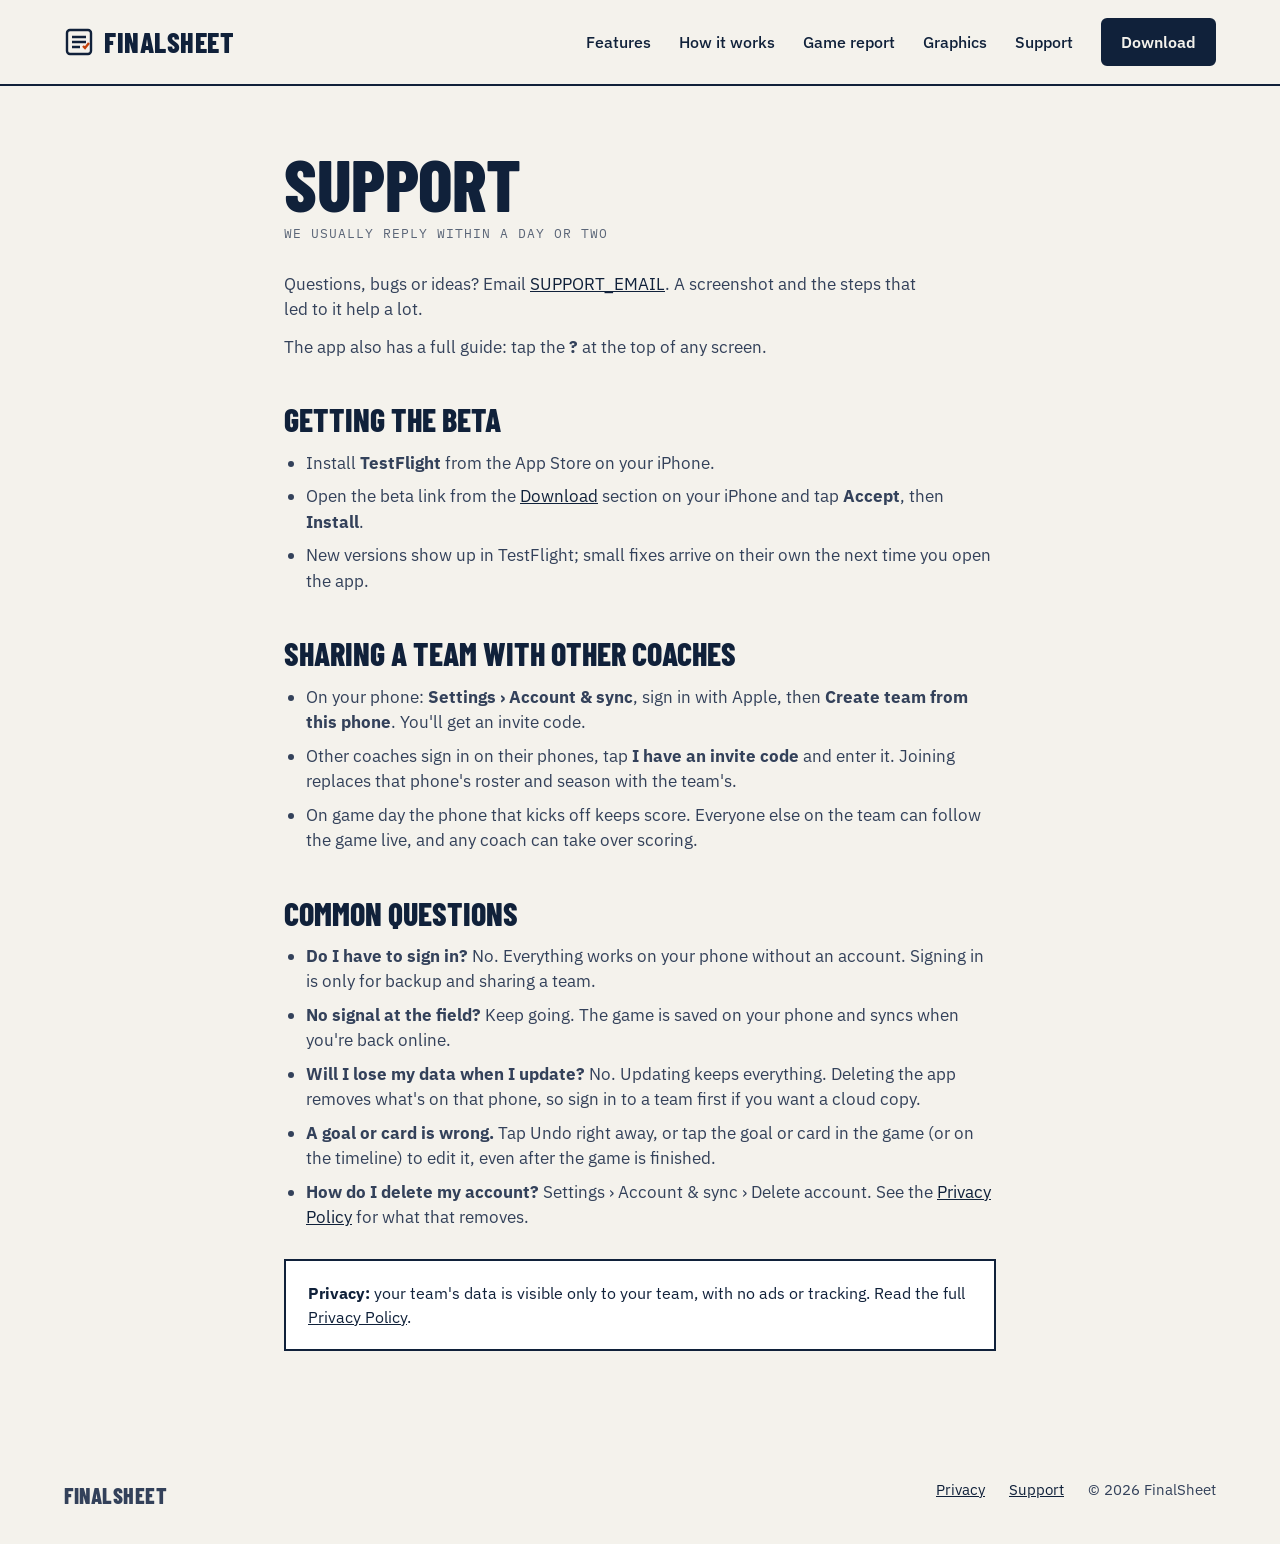
<file: support.html>
<!doctype html>
<html lang="en">
<head>
<meta charset="utf-8">
<meta name="viewport" content="width=device-width, initial-scale=1">
<title>Support · FinalSheet</title>
<meta name="description" content="Help with FinalSheet: contact, beta testing, sharing a team, and common questions.">
<meta property="og:title" content="Support · FinalSheet">
<meta property="og:description" content="Help with FinalSheet: contact, beta testing, sharing a team, and common questions.">
<link rel="icon" type="image/png" href="icon.png">
<link rel="apple-touch-icon" href="icon.png">
<link rel="preconnect" href="https://fonts.googleapis.com">
<link rel="preconnect" href="https://fonts.gstatic.com" crossorigin>
<link href="https://fonts.googleapis.com/css2?family=Barlow+Condensed:wght@600;700;800&amp;family=IBM+Plex+Sans:wght@400;500;600&amp;family=IBM+Plex+Mono:wght@500;600&amp;display=swap" rel="stylesheet">
<link rel="stylesheet" href="style.css">
</head>
<body>
<header><div class="wrap"><nav aria-label="Main">
<a class="brand" href="index.html"><svg width="30" height="30" viewBox="0 0 30 30" fill="none" stroke="#10213A" stroke-width="2.4" aria-hidden="true"><rect x="3" y="3" width="24" height="24" rx="3"/><path d="M8 10h14M8 15h14M8 20h8"/><path d="M19 19l2 2 4-5" stroke="#C2410C"/></svg>FinalSheet</a>
<div class="nav-links">
<a href="index.html#features">Features</a>
<a href="index.html#how">How it works</a>
<a href="index.html#report">Game report</a>
<a href="index.html#graphics">Graphics</a>
<a href="support.html">Support</a>
<a class="btn" href="index.html#download">Download</a>
</div>
</nav></div></header>
<main class="doc">
<h1>Support</h1>
<div class="date">We usually reply within a day or two</div>
<p class="lead">Questions, bugs or ideas? Email <a href="mailto:SUPPORT_EMAIL">SUPPORT_EMAIL</a>. A screenshot and the steps that led to it help a lot.</p>
<p style="margin-top:12px">The app also has a full guide: tap the <strong>?</strong> at the top of any screen.</p>

<h2>Getting the beta</h2>
<ul>
<li>Install <strong>TestFlight</strong> from the App Store on your iPhone.</li>
<li>Open the beta link from the <a href="index.html#download">Download</a> section on your iPhone and tap <strong>Accept</strong>, then <strong>Install</strong>.</li>
<li>New versions show up in TestFlight; small fixes arrive on their own the next time you open the app.</li>
</ul>

<h2>Sharing a team with other coaches</h2>
<ul>
<li>On your phone: <strong>Settings › Account &amp; sync</strong>, sign in with Apple, then <strong>Create team from this phone</strong>. You'll get an invite code.</li>
<li>Other coaches sign in on their phones, tap <strong>I have an invite code</strong> and enter it. Joining replaces that phone's roster and season with the team's.</li>
<li>On game day the phone that kicks off keeps score. Everyone else on the team can follow the game live, and any coach can take over scoring.</li>
</ul>

<h2>Common questions</h2>
<ul>
<li><strong>Do I have to sign in?</strong> No. Everything works on your phone without an account. Signing in is only for backup and sharing a team.</li>
<li><strong>No signal at the field?</strong> Keep going. The game is saved on your phone and syncs when you're back online.</li>
<li><strong>Will I lose my data when I update?</strong> No. Updating keeps everything. Deleting the app removes what's on that phone, so sign in to a team first if you want a cloud copy.</li>
<li><strong>A goal or card is wrong.</strong> Tap Undo right away, or tap the goal or card in the game (or on the timeline) to edit it, even after the game is finished.</li>
<li><strong>How do I delete my account?</strong> Settings › Account &amp; sync › Delete account. See the <a href="privacy.html">Privacy Policy</a> for what that removes.</li>
</ul>

<div class="callout"><strong>Privacy:</strong> your team's data is visible only to your team, with no ads or tracking. Read the full <a href="privacy.html">Privacy Policy</a>.</div>
</main>
<footer><div class="wrap">
<span class="brand" style="font-size:22px">FinalSheet</span>
<div class="links"><a href="privacy.html">Privacy</a><a href="support.html">Support</a><span>&copy; 2026 FinalSheet</span></div>
</div></footer>
</body>
</html>
</file>
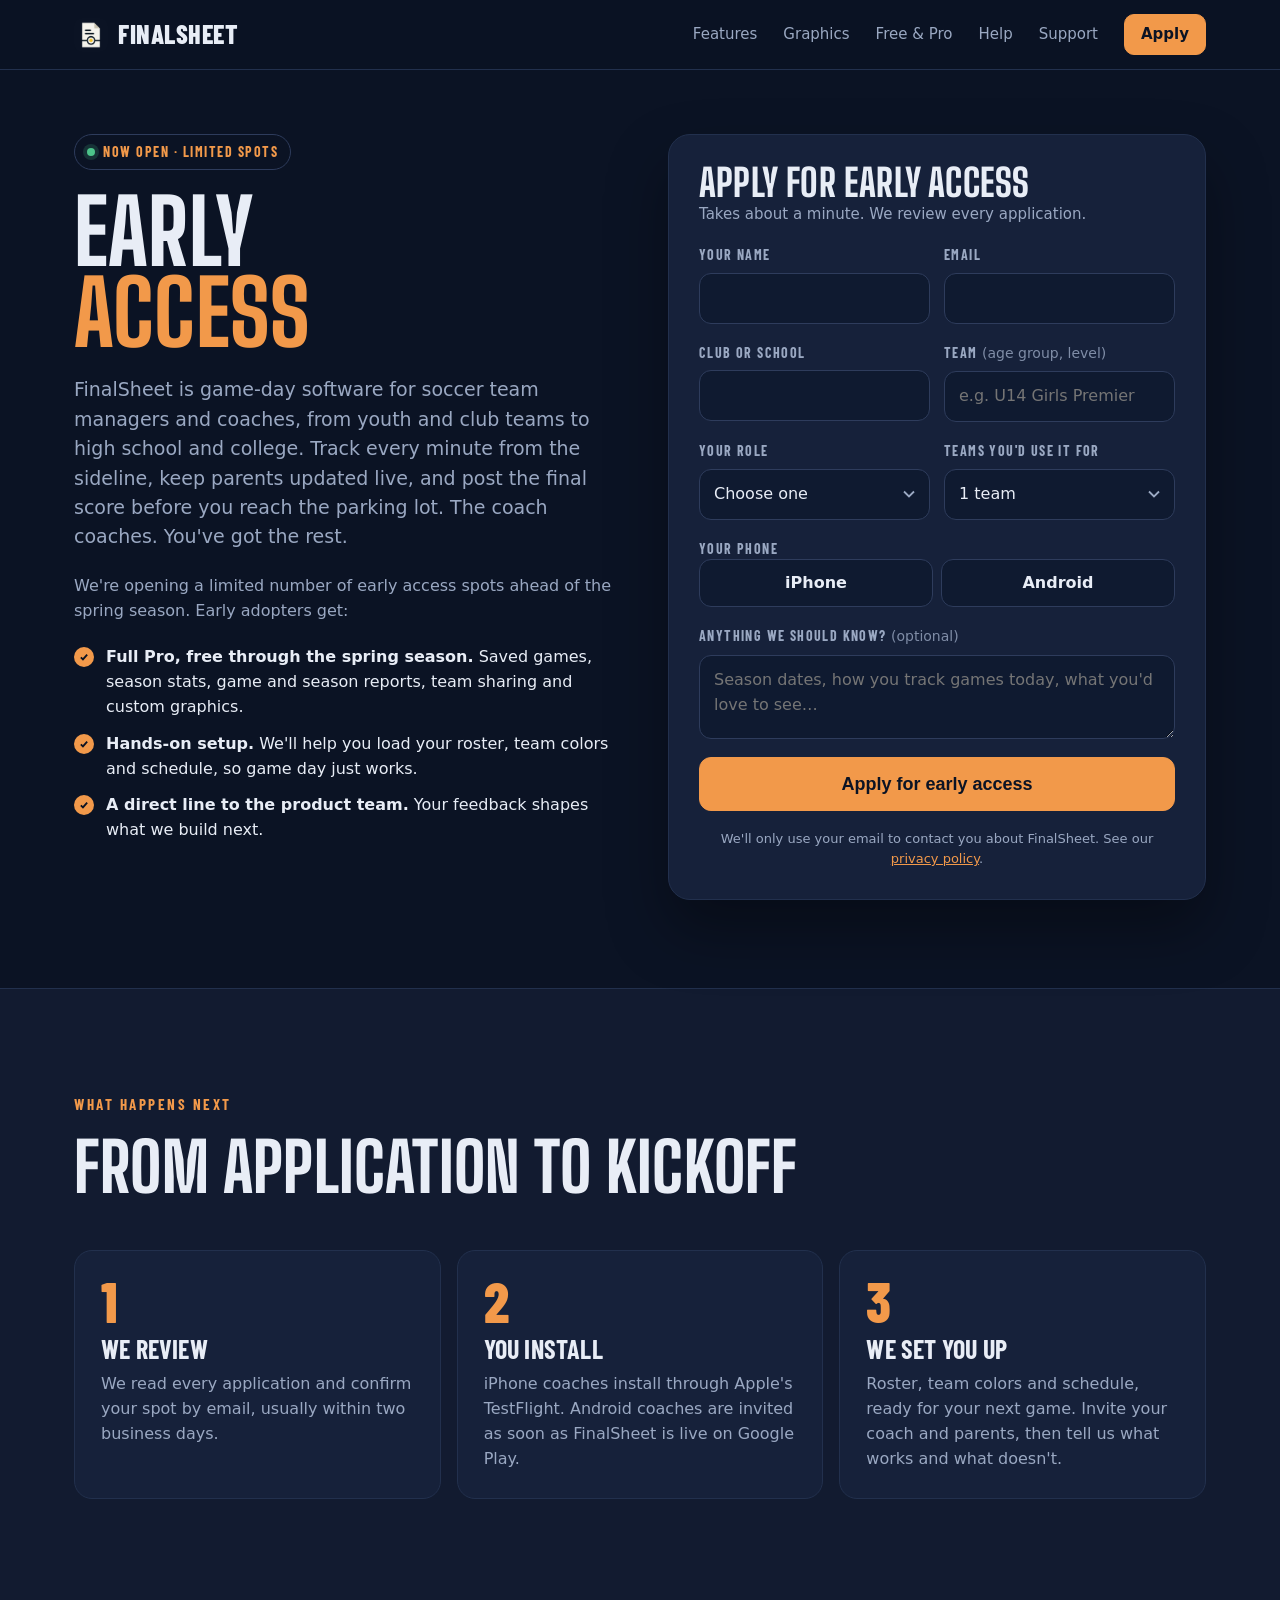
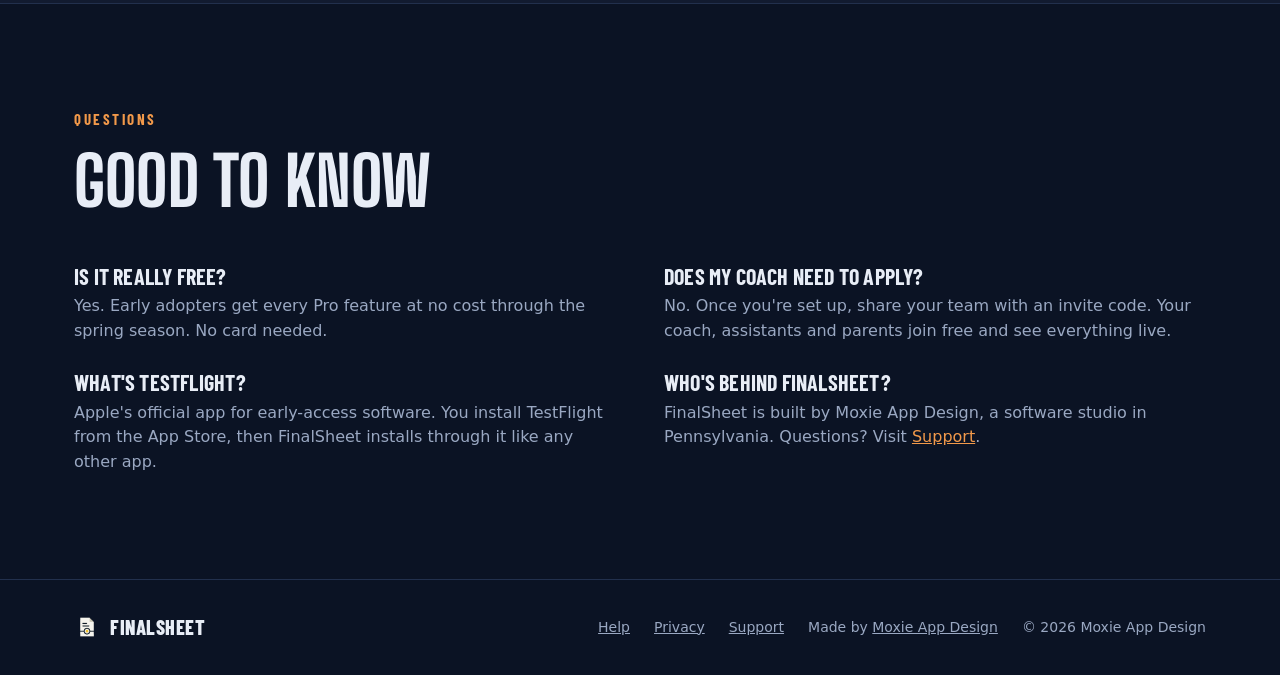
<file: finalsheet/early-access.html>
<!doctype html>
<html lang="en">
<head>
<meta charset="utf-8">
<meta name="viewport" content="width=device-width, initial-scale=1">
<title>FinalSheet Early Access</title>
<meta name="description" content="Game-day software for soccer team managers and coaches, from youth and club to high school and college. Apply for FinalSheet early access: early adopters get full Pro free through the spring season, hands-on setup and a direct line to the product team.">
<meta property="og:title" content="FinalSheet Early Access">
<meta property="og:description" content="Game-day software for soccer team managers and coaches, from youth and club to high school and college. Apply for early access.">
<meta property="og:image" content="https://moxieappdesign.com/finalsheet/icon.png">
<meta name="theme-color" content="#0B1324">
<link rel="icon" type="image/png" href="icon.png">
<link rel="apple-touch-icon" href="media/icon-180.png">
<link rel="preconnect" href="https://fonts.googleapis.com">
<link rel="preconnect" href="https://fonts.gstatic.com" crossorigin>
<link href="https://fonts.googleapis.com/css2?family=Big+Shoulders+Display:wght@800&amp;family=Barlow+Condensed:wght@600;700;800&amp;display=swap" rel="stylesheet">
<link rel="stylesheet" href="style.css?v=2">
<style>
.ea{display:grid;grid-template-columns:1fr 1fr;gap:56px;align-items:start;padding-block:64px 88px}
.ea .copy{display:flex;flex-direction:column;gap:22px;position:sticky;top:96px}
.ea h1{font-size:clamp(52px,7vw,96px)}
.badge{align-self:flex-start;display:inline-flex;align-items:center;gap:8px;padding:6px 12px;border:1px solid var(--line2);border-radius:999px;font-family:var(--num);font-weight:700;letter-spacing:1.5px;text-transform:uppercase;font-size:14px;color:var(--accent)}
.badge::before{content:"";width:8px;height:8px;border-radius:50%;background:var(--on);box-shadow:0 0 0 4px rgba(76,195,138,.18)}
.form{background:var(--surface);border:1px solid var(--line);border-radius:22px;padding:30px;display:flex;flex-direction:column;gap:18px;box-shadow:0 30px 60px rgba(0,0,0,.35)}
.form h2{font-size:38px}
.form .sub{color:var(--muted);font-size:15px;margin-top:-8px}
.f{display:flex;flex-direction:column;gap:7px}
.f label,.f legend{font-family:var(--num);font-weight:700;font-size:14px;letter-spacing:1.4px;text-transform:uppercase;color:var(--muted);padding:0}
.f label i,.f legend i{font-style:normal;text-transform:none;letter-spacing:0;font-family:var(--body);font-weight:400;opacity:.8}
.f input,.f select,.f textarea{width:100%;font:inherit;font-size:16px;color:var(--ink);background:var(--bg2);border:1px solid var(--line2);border-radius:12px;padding:12px 14px;min-height:48px}
.f textarea{min-height:84px;resize:vertical}
.f select{appearance:none;background-image:url("data:image/svg+xml,%3Csvg xmlns='http://www.w3.org/2000/svg' viewBox='0 0 12 8' fill='none' stroke='%239AA8C2' stroke-width='1.8'%3E%3Cpath d='M1 1.5l5 5 5-5'/%3E%3C/svg%3E");background-repeat:no-repeat;background-position:right 14px center;background-size:12px;padding-right:38px}
.f input:focus,.f select:focus,.f textarea:focus{outline:2px solid var(--accent);outline-offset:1px;border-color:transparent}
.two-col{display:grid;grid-template-columns:1fr 1fr;gap:14px}
fieldset.f{border:0;margin:0;padding:0}
.seg{display:grid;grid-template-columns:1fr 1fr;gap:8px}
.seg label{position:relative;display:flex;align-items:center;justify-content:center;gap:8px;min-height:48px;border:1px solid var(--line2);border-radius:12px;background:var(--bg2);cursor:pointer;font-family:var(--body);font-size:16px;font-weight:600;letter-spacing:0;text-transform:none;color:var(--ink)}
.seg input{position:absolute;opacity:0;pointer-events:none}
.seg label:has(input:checked){border-color:var(--accent);box-shadow:0 0 0 1px var(--accent) inset;background:rgba(242,153,74,.1)}
.seg label:has(input:focus-visible){outline:2px solid var(--accent);outline-offset:2px}
.hp{position:absolute;left:-9999px;width:1px;height:1px;overflow:hidden}
.submit{justify-content:center;font-size:18px;font-weight:700;min-height:54px;cursor:pointer;width:100%}
.submit[disabled]{opacity:.6;cursor:wait}
.fine{font-size:13px;color:var(--muted);text-align:center}
.err{display:none;background:rgba(255,90,95,.12);border:1px solid rgba(255,90,95,.4);color:#FFB3B5;border-radius:12px;padding:12px 14px;font-size:15px}
.done{display:none;flex-direction:column;align-items:flex-start;gap:16px}
.done .tick{width:56px;height:56px;border-radius:50%;background:var(--accent);display:flex;align-items:center;justify-content:center}
.next{display:grid;grid-template-columns:repeat(3,1fr);gap:16px}
.next>div{background:var(--surface);border:1px solid var(--line);border-radius:18px;padding:26px;display:flex;flex-direction:column;gap:10px}
.next .big{font-family:var(--num);font-weight:800;font-size:56px;line-height:.85;color:var(--accent)}
.faq{display:grid;grid-template-columns:1fr 1fr;gap:28px 48px}
.faq h3{font-size:22px;margin-bottom:6px}
@media (max-width:900px){
  .ea{grid-template-columns:1fr;gap:36px;padding-block:40px 64px}
  .ea .copy{position:static}
  .next,.faq{grid-template-columns:1fr}
  .pad{padding-block:64px}
}
@media (max-width:480px){
  .wrap{padding-inline:16px}
  .form{padding:22px 18px}
  .two-col{grid-template-columns:1fr}
}
</style>
</head>
<body>
<header><div class="wrap"><nav aria-label="Main">
<a class="brand" href="./"><img src="media/icon-180.png" alt="" width="34" height="34">FinalSheet</a>
<div class="nav-links">
<a href="./#sideline">Features</a>
<a href="./#graphics">Graphics</a>
<a href="./#plans">Free &amp; Pro</a>
<a href="help.html">Help</a>
<a href="support.html">Support</a>
<a class="btn" href="#apply">Apply</a>
</div>
</nav></div></header>

<main>
<section class="wrap ea">
<div class="copy">
<span class="badge">Now open · Limited spots</span>
<h1>Early<br><span class="hl">Access</span></h1>
<p class="lead">FinalSheet is game-day software for soccer team managers and coaches, from youth and club teams to high school and college. Track every minute from the sideline, keep parents updated live, and post the final score before you reach the parking lot. The coach coaches. You've got the rest.</p>
<p class="body">We're opening a limited number of early access spots ahead of the spring season. Early adopters get:</p>
<ul class="checks">
<li><span><b>Full Pro, free through the spring season.</b> Saved games, season stats, game and season reports, team sharing and custom graphics.</span></li>
<li><span><b>Hands-on setup.</b> We'll help you load your roster, team colors and schedule, so game day just works.</span></li>
<li><span><b>A direct line to the product team.</b> Your feedback shapes what we build next.</span></li>
</ul>
</div>

<div id="apply" class="form" aria-live="polite">
<form id="ea-form" class="stack gap-m" novalidate>
<div class="stack gap-s"><h2>Apply for early access</h2><p class="sub">Takes about a minute. We review every application.</p></div>
<div class="two-col">
<div class="f"><label for="name">Your name</label><input id="name" name="name" autocomplete="name" required maxlength="120"></div>
<div class="f"><label for="email">Email</label><input id="email" name="email" type="email" autocomplete="email" inputmode="email" required maxlength="200"></div>
</div>
<div class="two-col">
<div class="f"><label for="club">Club or school</label><input id="club" name="club" autocomplete="organization" required maxlength="160"></div>
<div class="f"><label for="team">Team <i>(age group, level)</i></label><input id="team" name="team" placeholder="e.g. U14 Girls Premier" maxlength="120"></div>
</div>
<div class="two-col">
<div class="f"><label for="role">Your role</label>
<select id="role" name="role" required><option value="" disabled selected>Choose one</option><option>Team manager</option><option>Coach</option><option>Director of coaching</option><option>Other</option></select></div>
<div class="f"><label for="teams">Teams you'd use it for</label>
<select id="teams" name="teams"><option value="1">1 team</option><option value="2-3">2–3 teams</option><option value="4+">4 or more</option><option value="Whole club">Our whole club</option></select></div>
</div>
<fieldset class="f"><legend>Your phone</legend>
<div class="seg"><label><input type="radio" name="phone" value="iPhone" required>iPhone</label><label><input type="radio" name="phone" value="Android">Android</label></div>
</fieldset>
<div class="f"><label for="note">Anything we should know? <i>(optional)</i></label><textarea id="note" name="note" maxlength="1000" placeholder="Season dates, how you track games today, what you'd love to see…"></textarea></div>
<div class="hp" aria-hidden="true"><label for="website">Website</label><input id="website" name="website" tabindex="-1" autocomplete="off"></div>
<div class="err" id="ea-err" role="alert"></div>
<button class="btn submit" type="submit" id="ea-submit">Apply for early access</button>
<p class="fine">We'll only use your email to contact you about FinalSheet. See our <a href="privacy.html">privacy policy</a>.</p>
</form>

<div class="done" id="ea-done">
<div class="tick"><svg width="28" height="28" viewBox="0 0 20 20" fill="none" stroke="#0B1324" stroke-width="2.6" aria-hidden="true"><path d="M5.5 10.5l3 3 6-7"/></svg></div>
<h2 id="ea-done-title">Application received</h2>
<p class="body" id="ea-done-body"></p>
<a class="btn" id="ea-tf" href="#" style="display:none"><svg width="22" height="22" viewBox="0 0 24 24" fill="none" stroke="currentColor" stroke-width="2" stroke-linecap="round" aria-hidden="true"><rect x="6" y="2" width="12" height="20" rx="2.5"/><path d="M11 18h2"/></svg><span class="two"><small>Install on iPhone with</small><b>TestFlight</b></span></a>
</div>
</div>
</section>

<section class="band"><div class="wrap pad stack gap-l">
<div class="stack gap-m"><div class="kicker">What happens next</div><h2>From application to kickoff</h2></div>
<div class="next">
<div><span class="big">1</span><h3>We review</h3><p class="body">We read every application and confirm your spot by email, usually within two business days.</p></div>
<div><span class="big">2</span><h3>You install</h3><p class="body">iPhone coaches install through Apple's TestFlight. Android coaches are invited as soon as FinalSheet is live on Google Play.</p></div>
<div><span class="big">3</span><h3>We set you up</h3><p class="body">Roster, team colors and schedule, ready for your next game. Invite your coach and parents, then tell us what works and what doesn't.</p></div>
</div>
</div></section>

<section class="wrap pad stack gap-l">
<div class="stack gap-m"><div class="kicker">Questions</div><h2>Good to know</h2></div>
<div class="faq">
<div><h3>Is it really free?</h3><p class="body">Yes. Early adopters get every Pro feature at no cost through the spring season. No card needed.</p></div>
<div><h3>Does my coach need to apply?</h3><p class="body">No. Once you're set up, share your team with an invite code. Your coach, assistants and parents join free and see everything live.</p></div>
<div><h3>What's TestFlight?</h3><p class="body">Apple's official app for early-access software. You install TestFlight from the App Store, then FinalSheet installs through it like any other app.</p></div>
<div><h3>Who's behind FinalSheet?</h3><p class="body">FinalSheet is built by Moxie App Design, a software studio in Pennsylvania. Questions? Visit <a href="support.html">Support</a>.</p></div>
</div>
</section>
</main>

<footer><div class="wrap">
<a class="brand" href="./" style="font-size:20px"><img src="media/icon-180.png" alt="" width="26" height="26" style="width:26px;height:26px;border-radius:6px">FinalSheet</a>
<div class="links"><a href="help.html">Help</a><a href="privacy.html">Privacy</a><a href="support.html">Support</a><span>Made by <a href="../">Moxie App Design</a></span><span>&copy; 2026 Moxie App Design</span></div>
</div></footer>

<script>
// Applications go to the FinalSheet database (table early_access, supabase/migrations/008_early_access.sql).
// The key is the app's public key: the database only lets it add an application, never read one.
const SUPABASE_URL = 'https://mecagvrgswbnrvfuqset.supabase.co';
const SUPABASE_KEY = 'sb_publishable_XUVw1UF5iMdTaOHAT54FyA_q5Cu1IcX';
// Paste the TestFlight public link here once Apple approves the external group; iPhone applicants then get it right away.
const TESTFLIGHT = 'https://testflight.apple.com/join/au2svECz';

// Where this visitor came from: the ?ref= label on the link (finalsheet.app/apply?ref=fb-oct), else the site that sent them.
const SOURCE = (() => {
  const q = new URLSearchParams(location.search);
  const ref = (q.get('ref') || q.get('utm_campaign') || q.get('utm_source') || '').toLowerCase().replace(/[^a-z0-9_-]+/g, '-').replace(/^-+|-+$/g, '').slice(0, 60);
  if (ref) return ref;
  try { const h = new URL(document.referrer).hostname; if (h && h !== location.hostname && !/(^|\.)finalsheet\.app$/.test(h)) return ('from ' + h).slice(0, 80); } catch (x) {}
  return '';
})();
const form = document.getElementById('ea-form'), err = document.getElementById('ea-err'), btn = document.getElementById('ea-submit');
const fail = (m) => { err.textContent = m; err.style.display = 'block'; err.scrollIntoView({ behavior: 'smooth', block: 'center' }); };
form.addEventListener('submit', async (e) => {
  e.preventDefault();
  err.style.display = 'none';
  const f = new FormData(form), v = (k) => String(f.get(k) || '').trim();
  if (v('website')) return; // filled in by bots only
  const row = { name: v('name'), email: v('email'), club: v('club'), team: v('team'), role: v('role'), phone: v('phone'), teams: v('teams') || '1', note: v('note') };
  if (!row.name || !row.club) return fail('Please add your name and your club or school.');
  if (!/^[^@\s]+@[^@\s]+\.[^@\s]+$/.test(row.email)) return fail('Please check your email address.');
  if (!row.role) return fail('Please choose your role.');
  if (!row.phone) return fail('Please choose iPhone or Android.');
  btn.disabled = true; btn.textContent = 'Sending…';
  try {
    const send = (body) => fetch(SUPABASE_URL + '/rest/v1/early_access', {
      method: 'POST',
      headers: { apikey: SUPABASE_KEY, 'Content-Type': 'application/json', Prefer: 'return=minimal' },
      body: JSON.stringify(body),
    });
    let r = await send(SOURCE ? { ...row, source: SOURCE } : row);
    // Database without the source column yet (010_early_access_source.sql): save the application without it.
    if (!r.ok && SOURCE) r = await send(row);
    if (!r.ok) throw new Error(String(r.status));
  } catch (x) {
    btn.disabled = false; btn.textContent = 'Apply for early access';
    return fail("Something went wrong sending your application. Please try again, or email us from the Support page.");
  }
  const tf = row.phone === 'iPhone' && !/YOURCODE/.test(TESTFLIGHT);
  document.getElementById('ea-done-title').textContent = 'Welcome, ' + row.name.split(/\s+/)[0] + '.';
  document.getElementById('ea-done-body').textContent = tf
    ? "You're in. Install FinalSheet on your iPhone with the button below. We'll follow up by email to help you set up your team."
    : row.phone === 'iPhone'
      ? "Your application is in. We'll email your invite and setup details to " + row.email + ', usually within two business days.'
      : "Your application is in. We'll email " + row.email + ' as soon as FinalSheet is live on Google Play, with everything you need to get set up.';
  if (tf) { const a = document.getElementById('ea-tf'); a.href = TESTFLIGHT; a.style.display = 'inline-flex'; }
  form.style.display = 'none';
  document.getElementById('ea-done').style.display = 'flex';
  document.getElementById('apply').scrollIntoView({ behavior: 'smooth', block: 'start' });
});
</script>
</body>
</html>
</file>
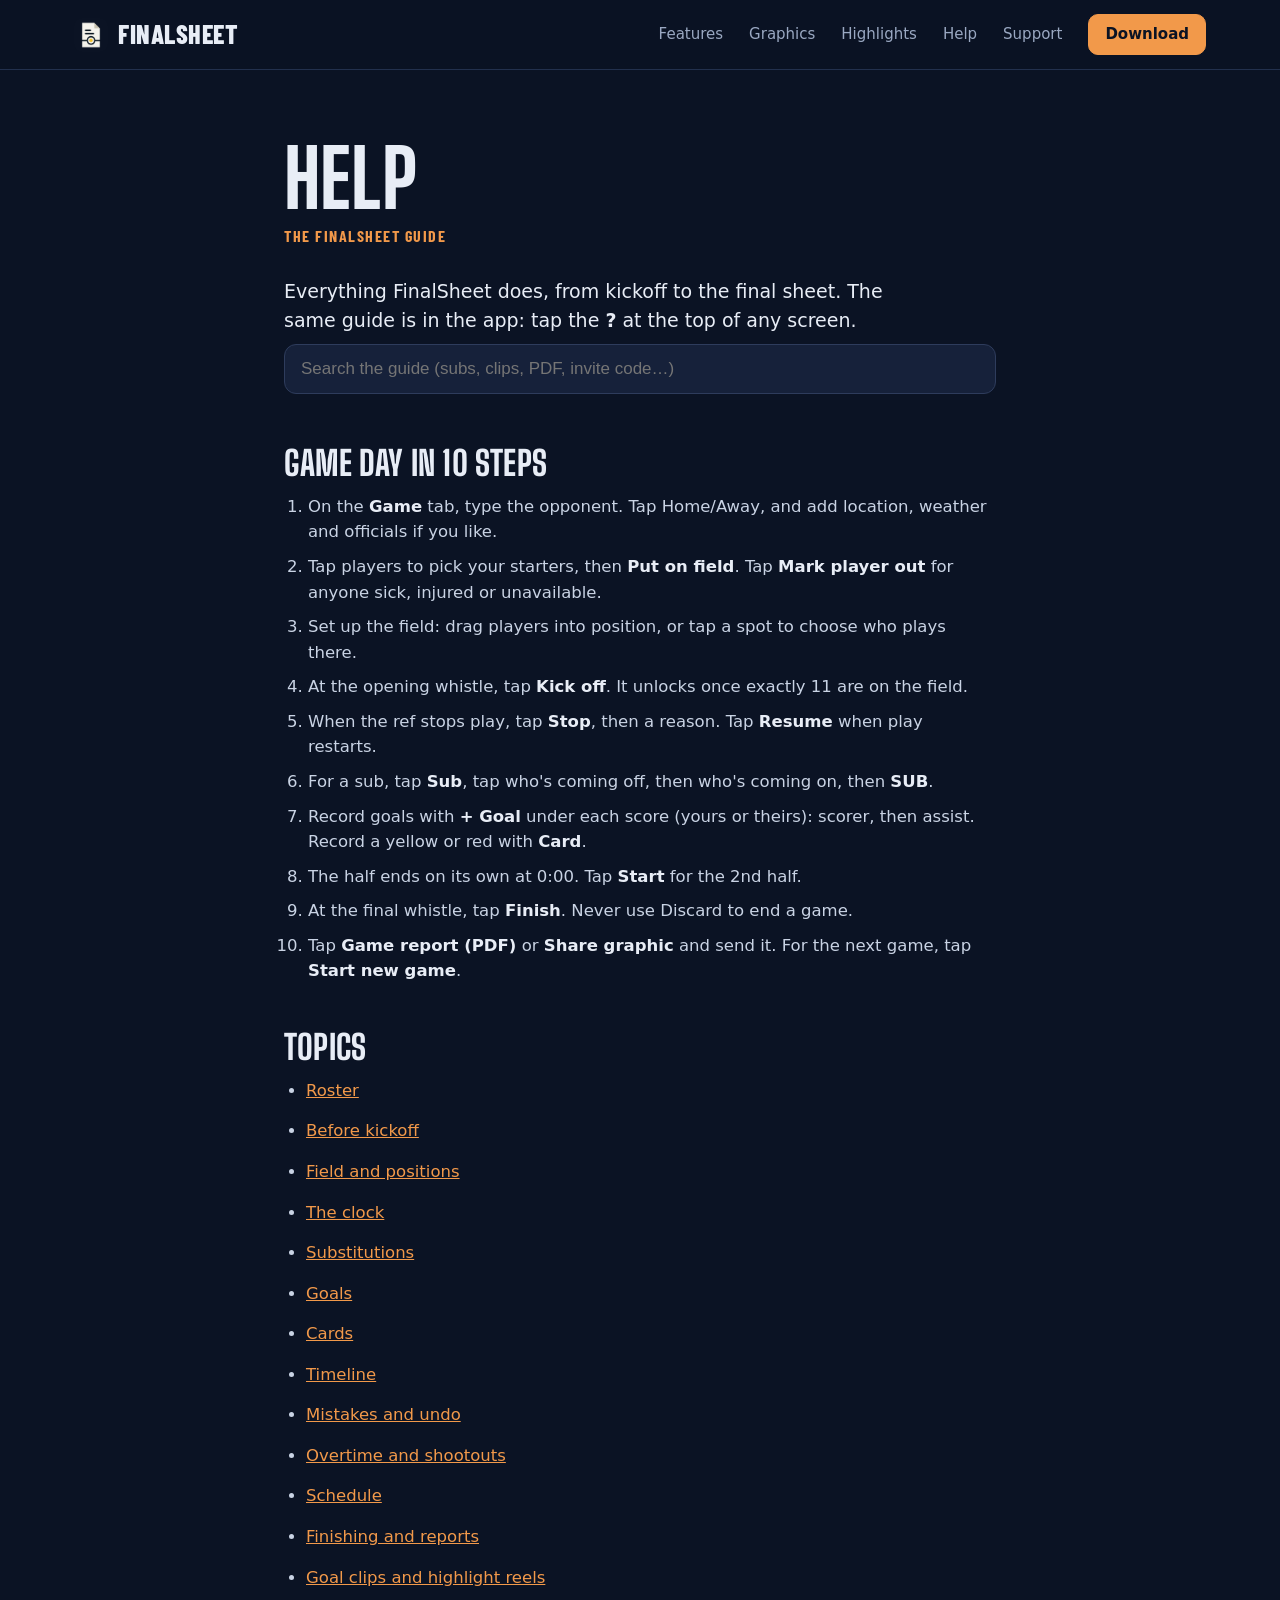
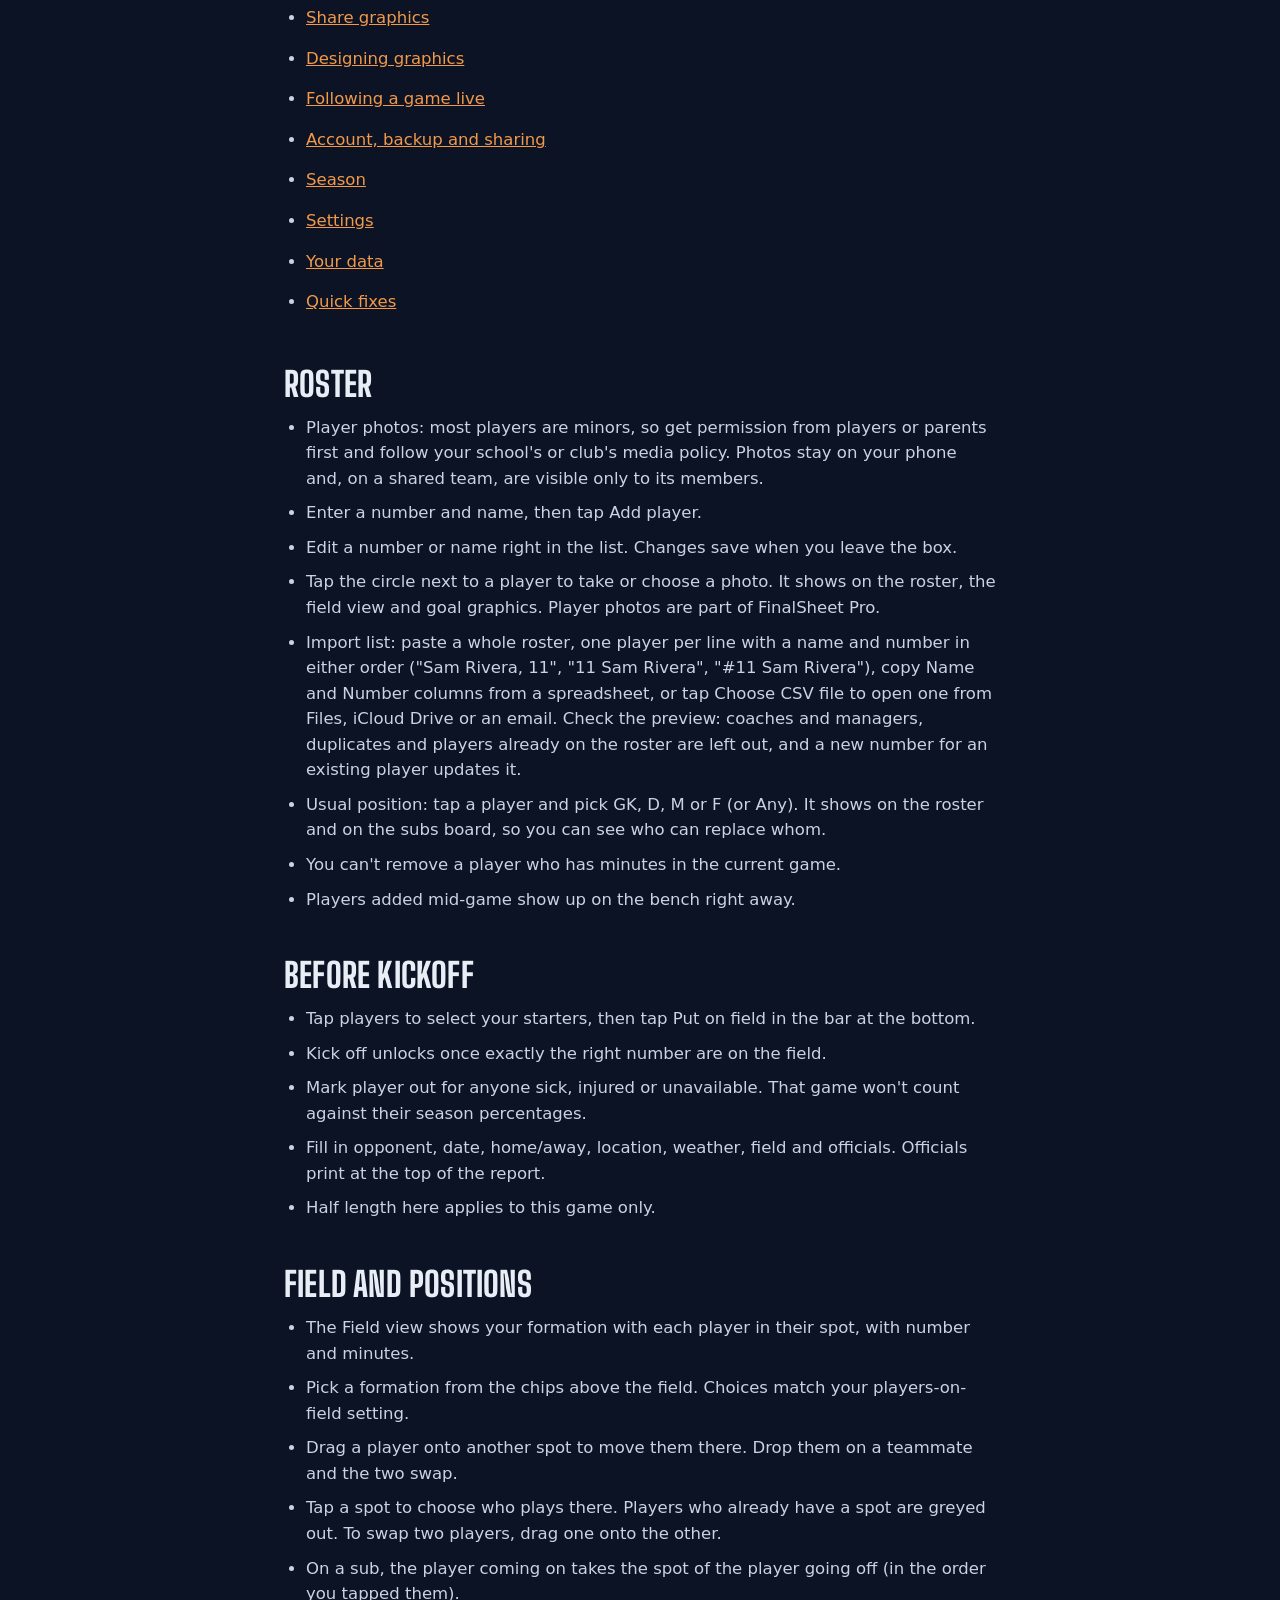
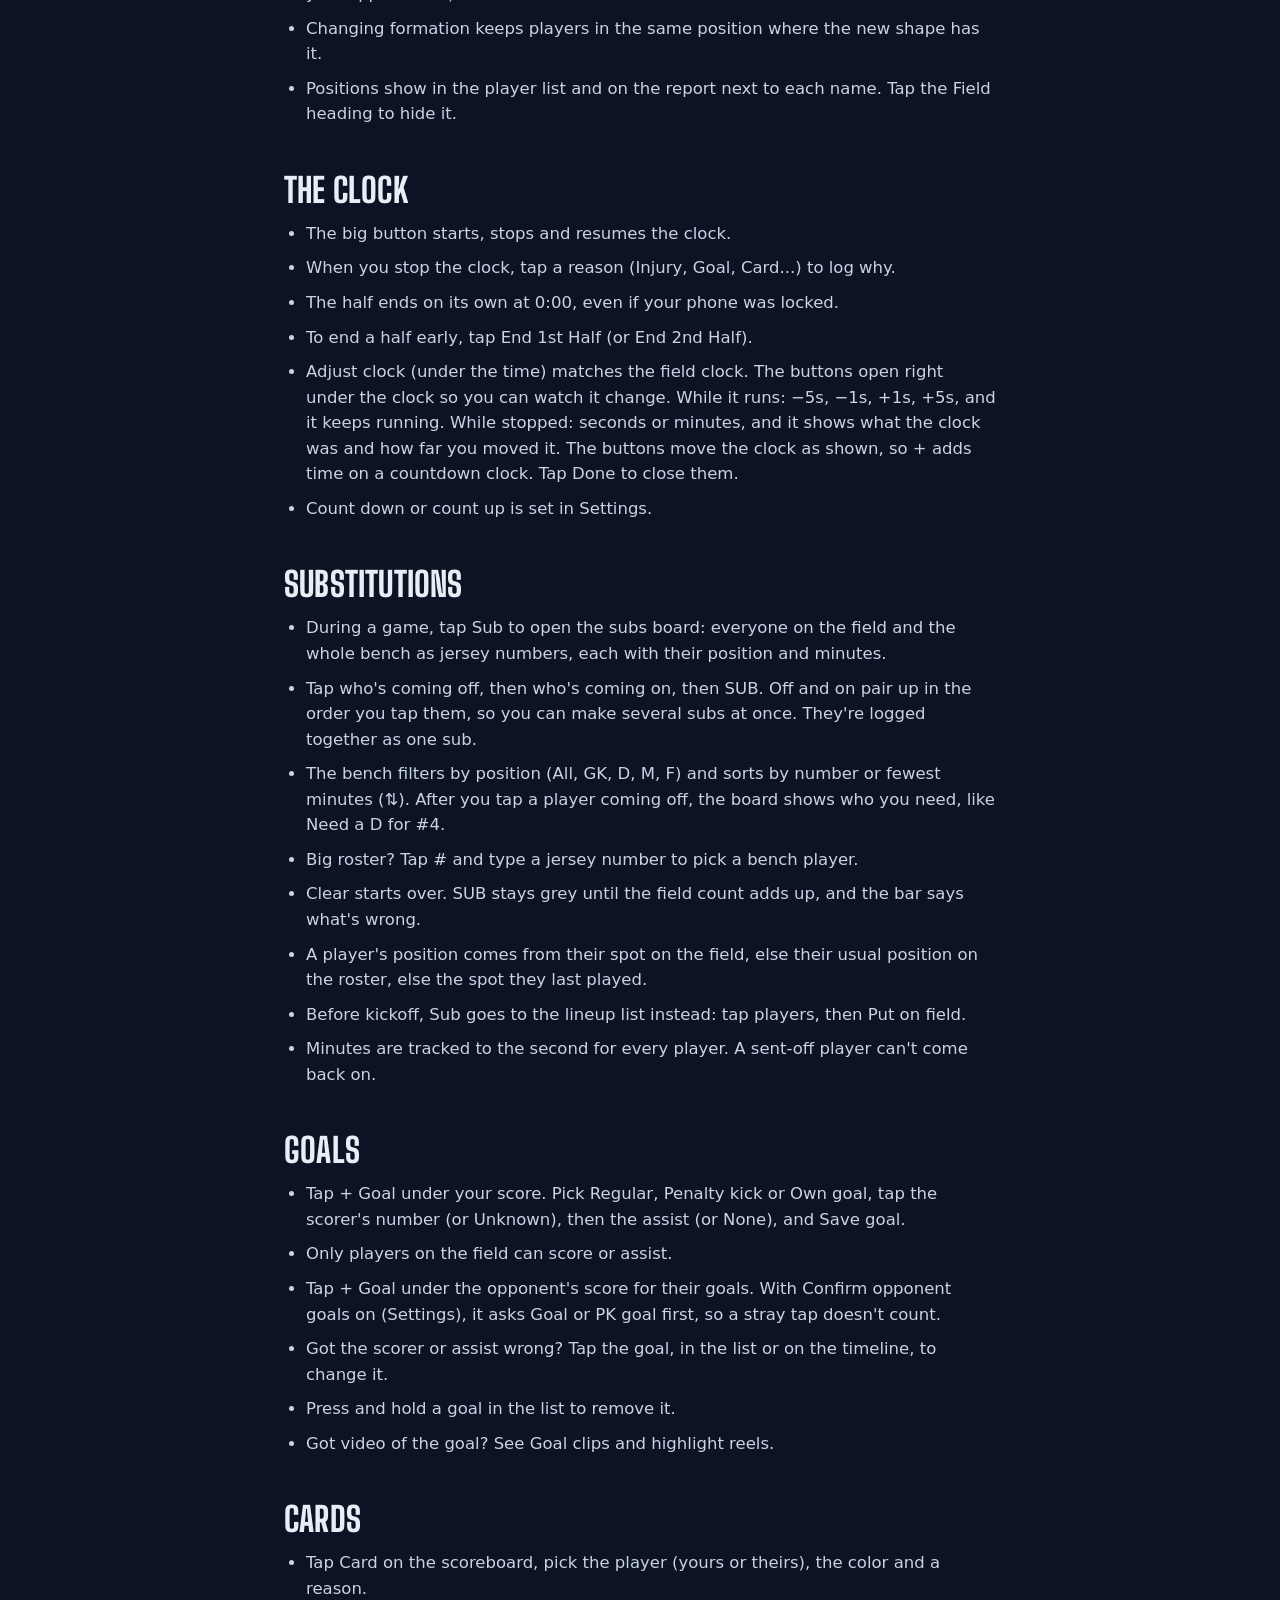
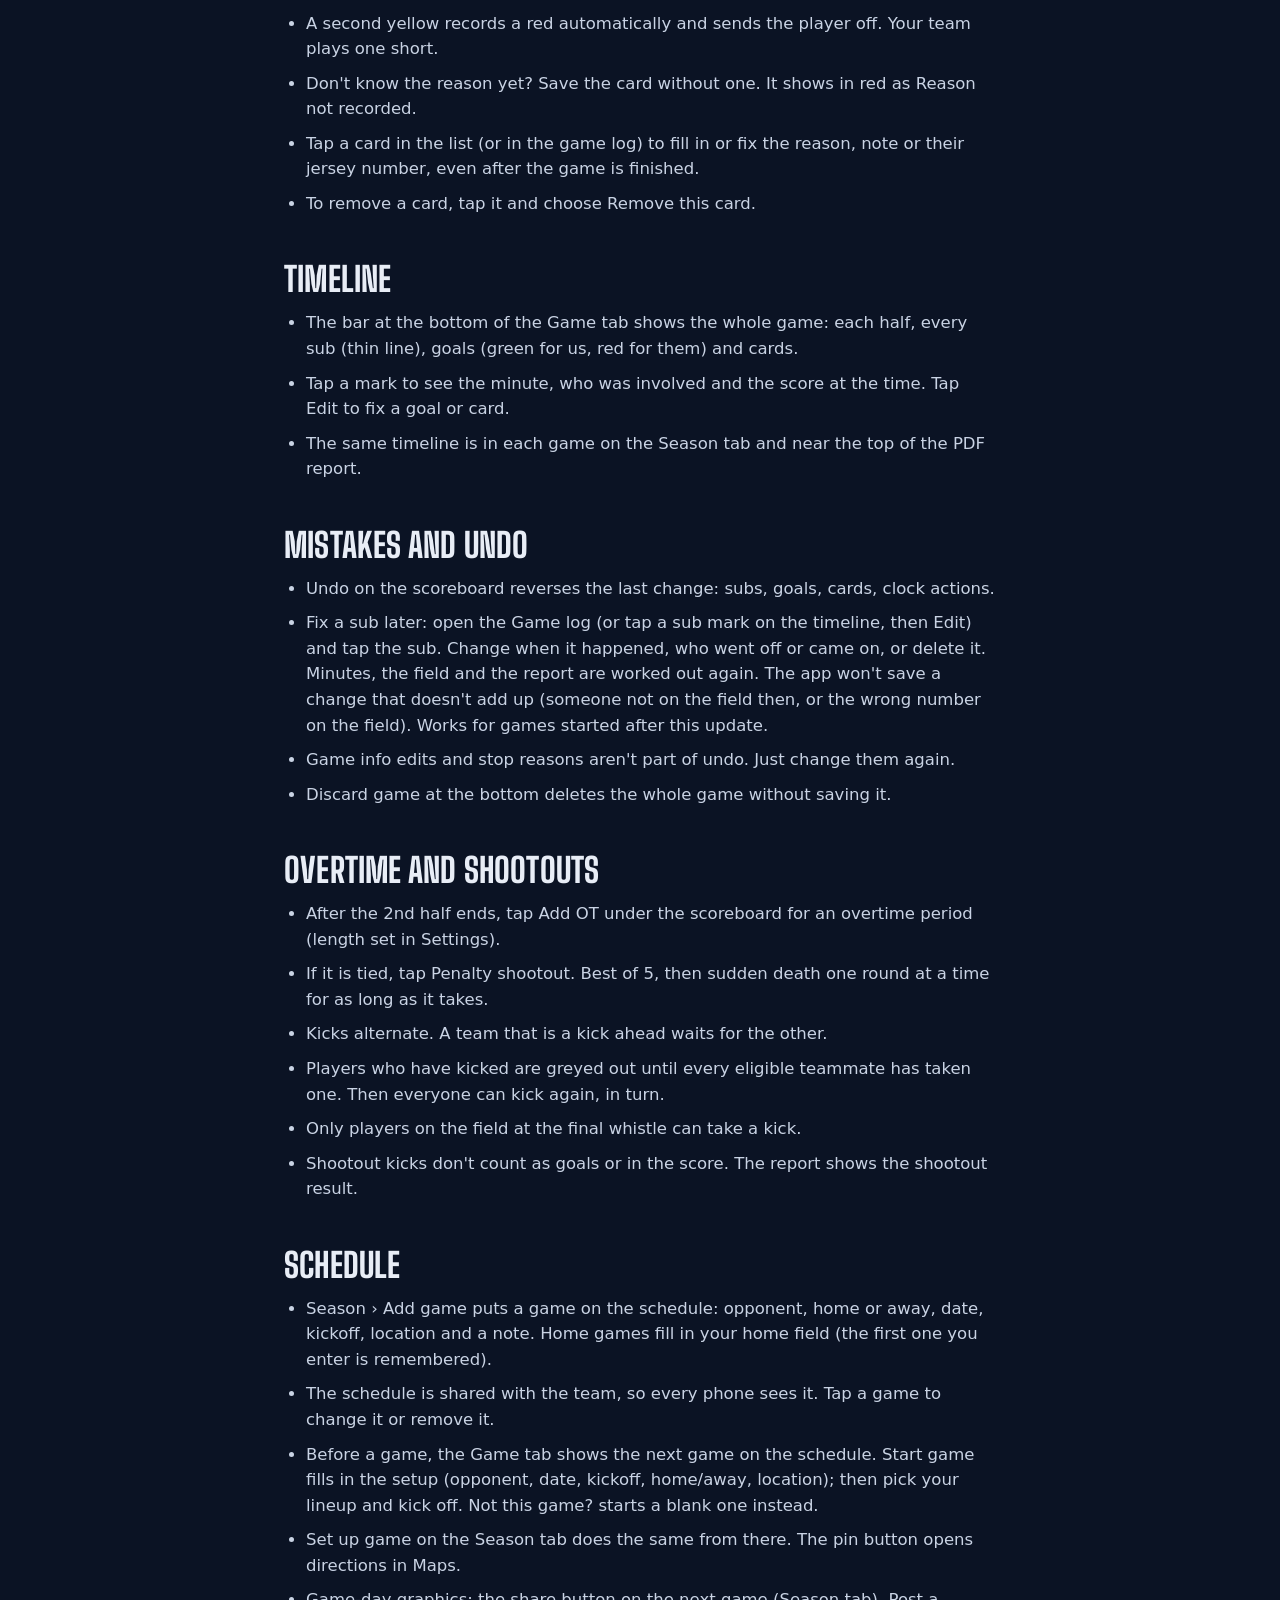
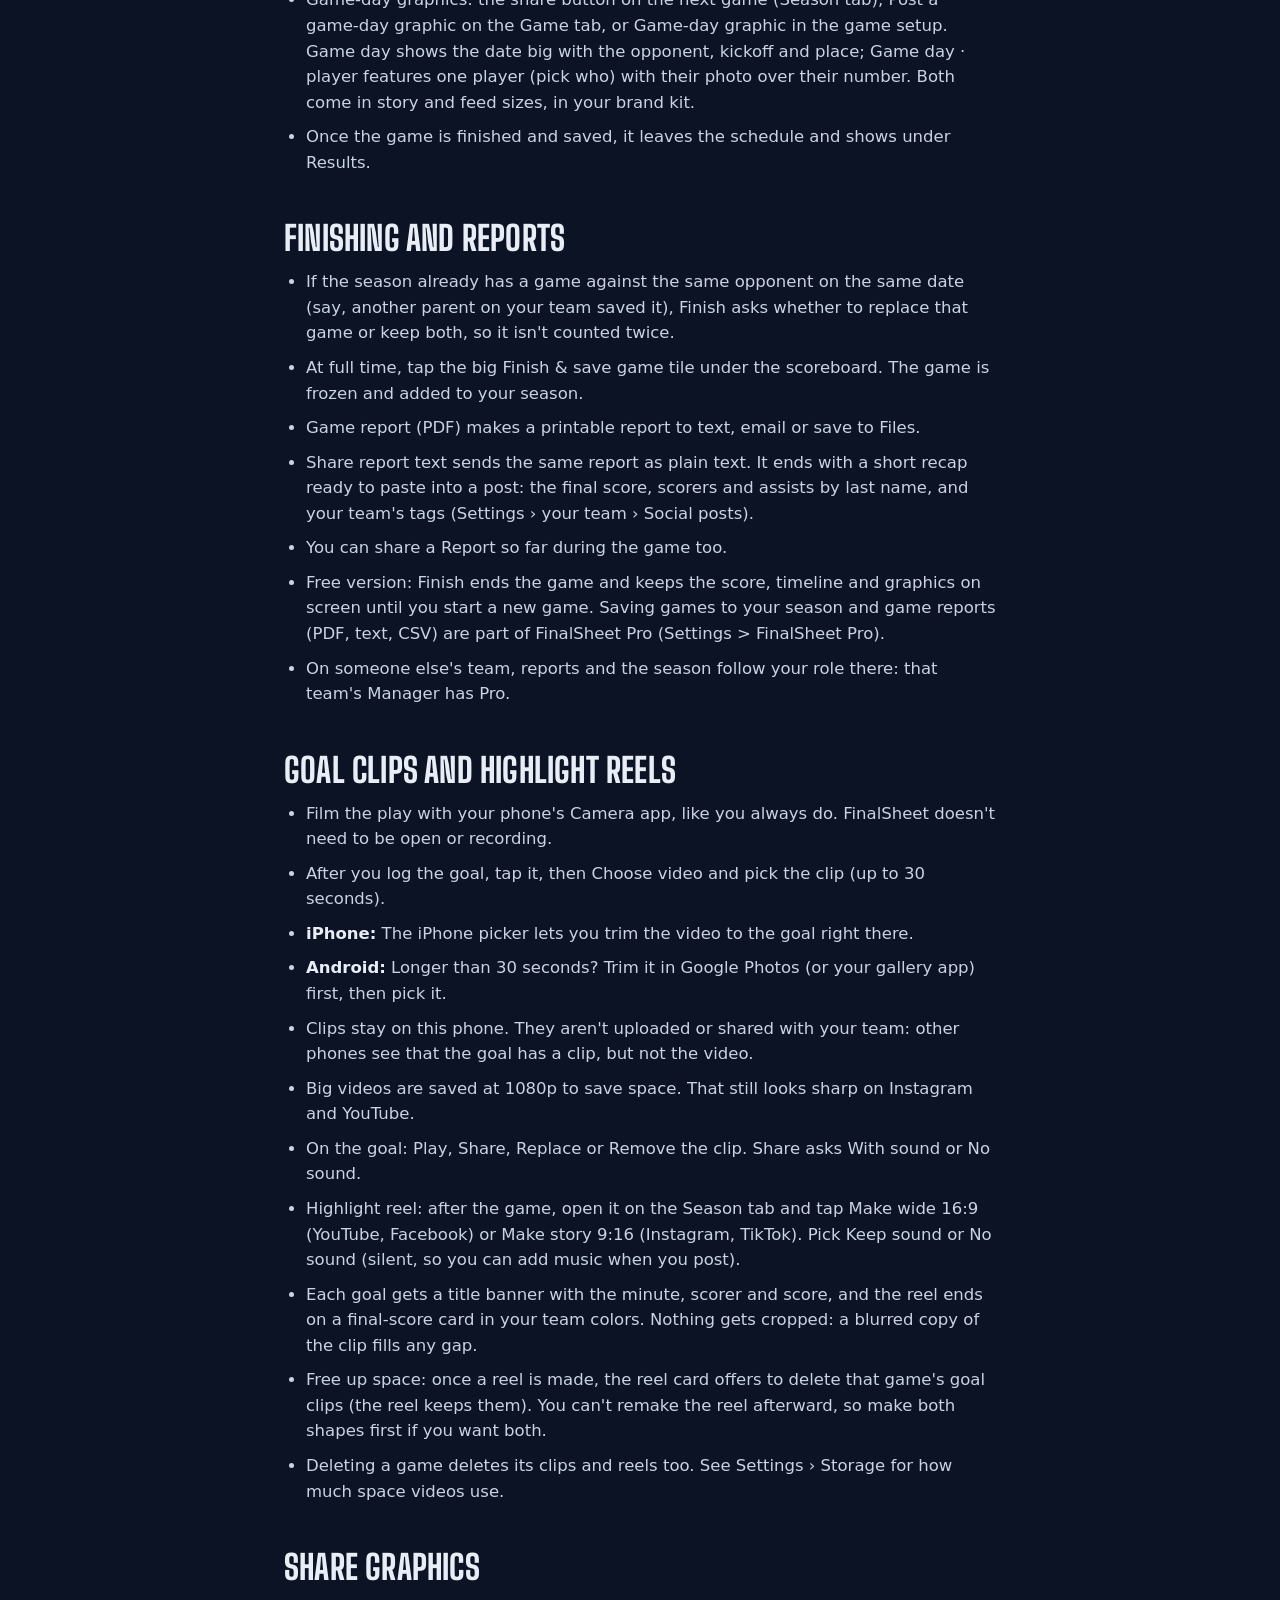
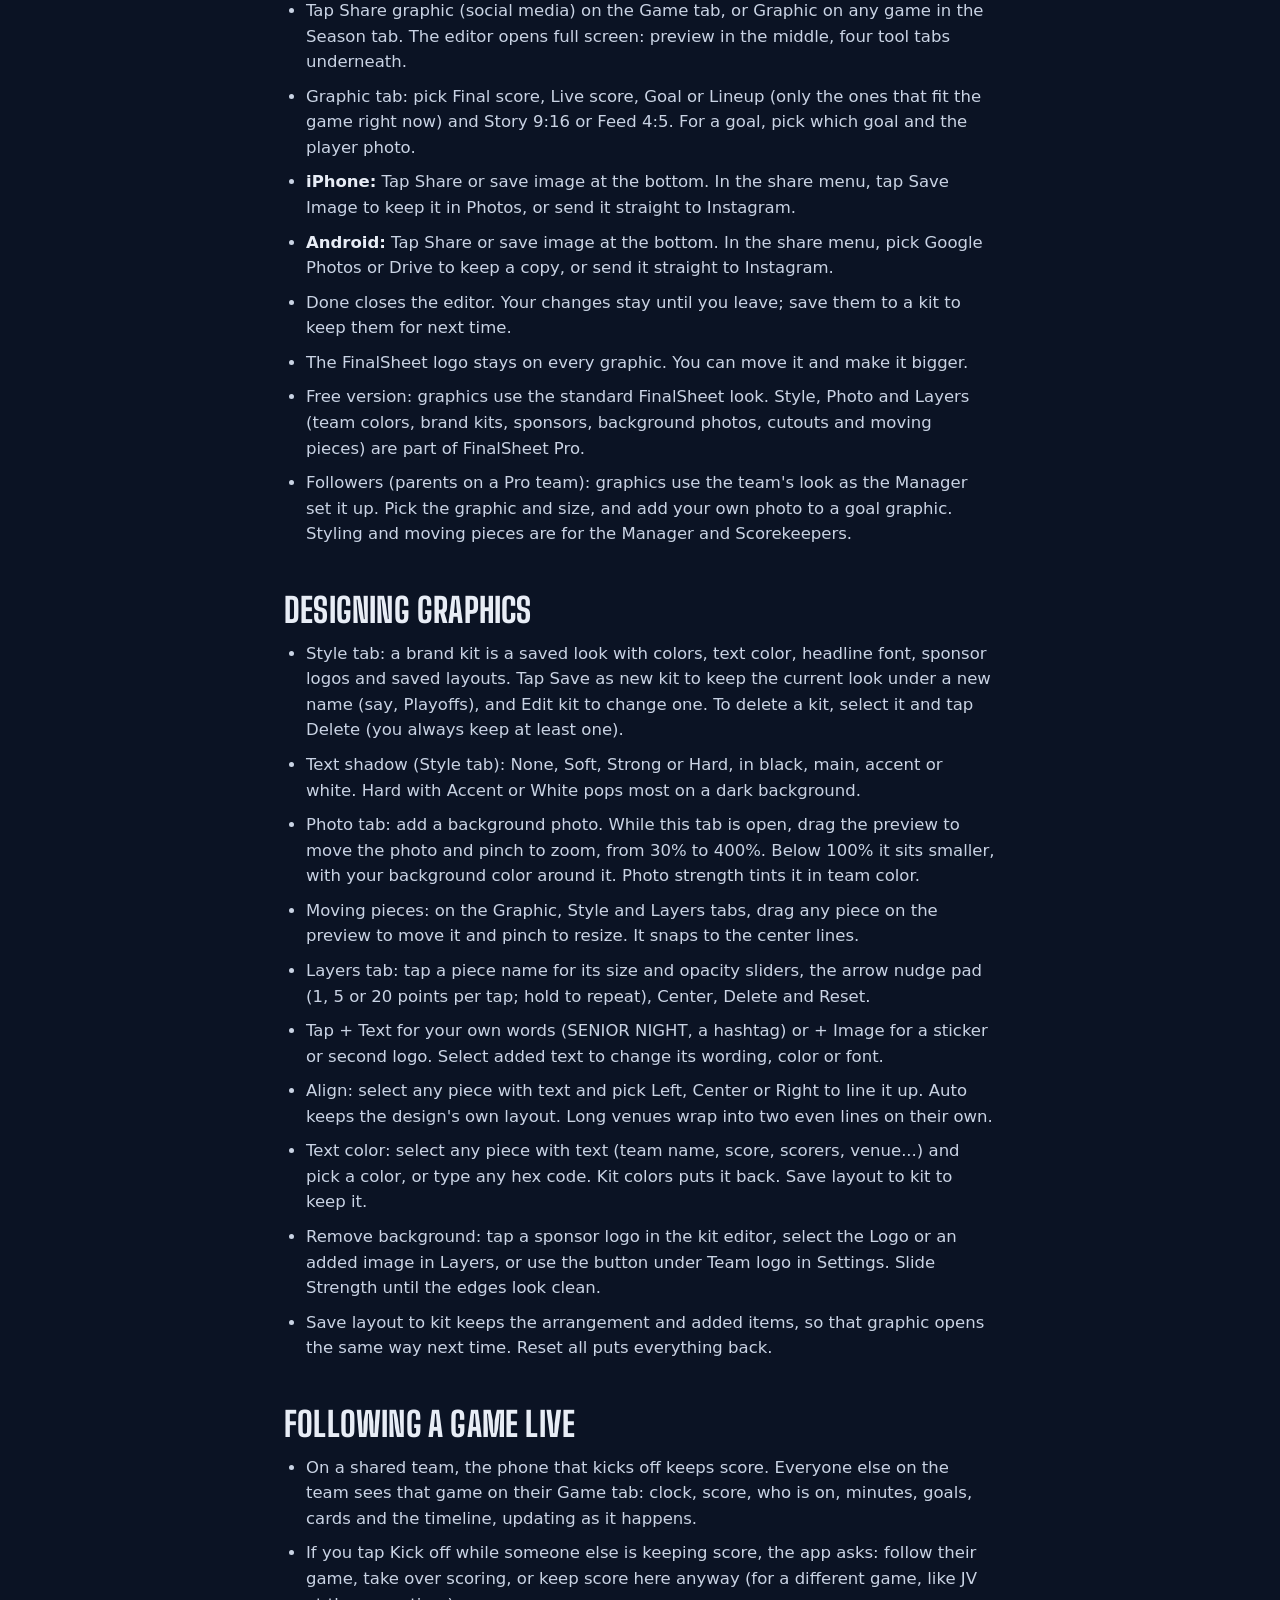
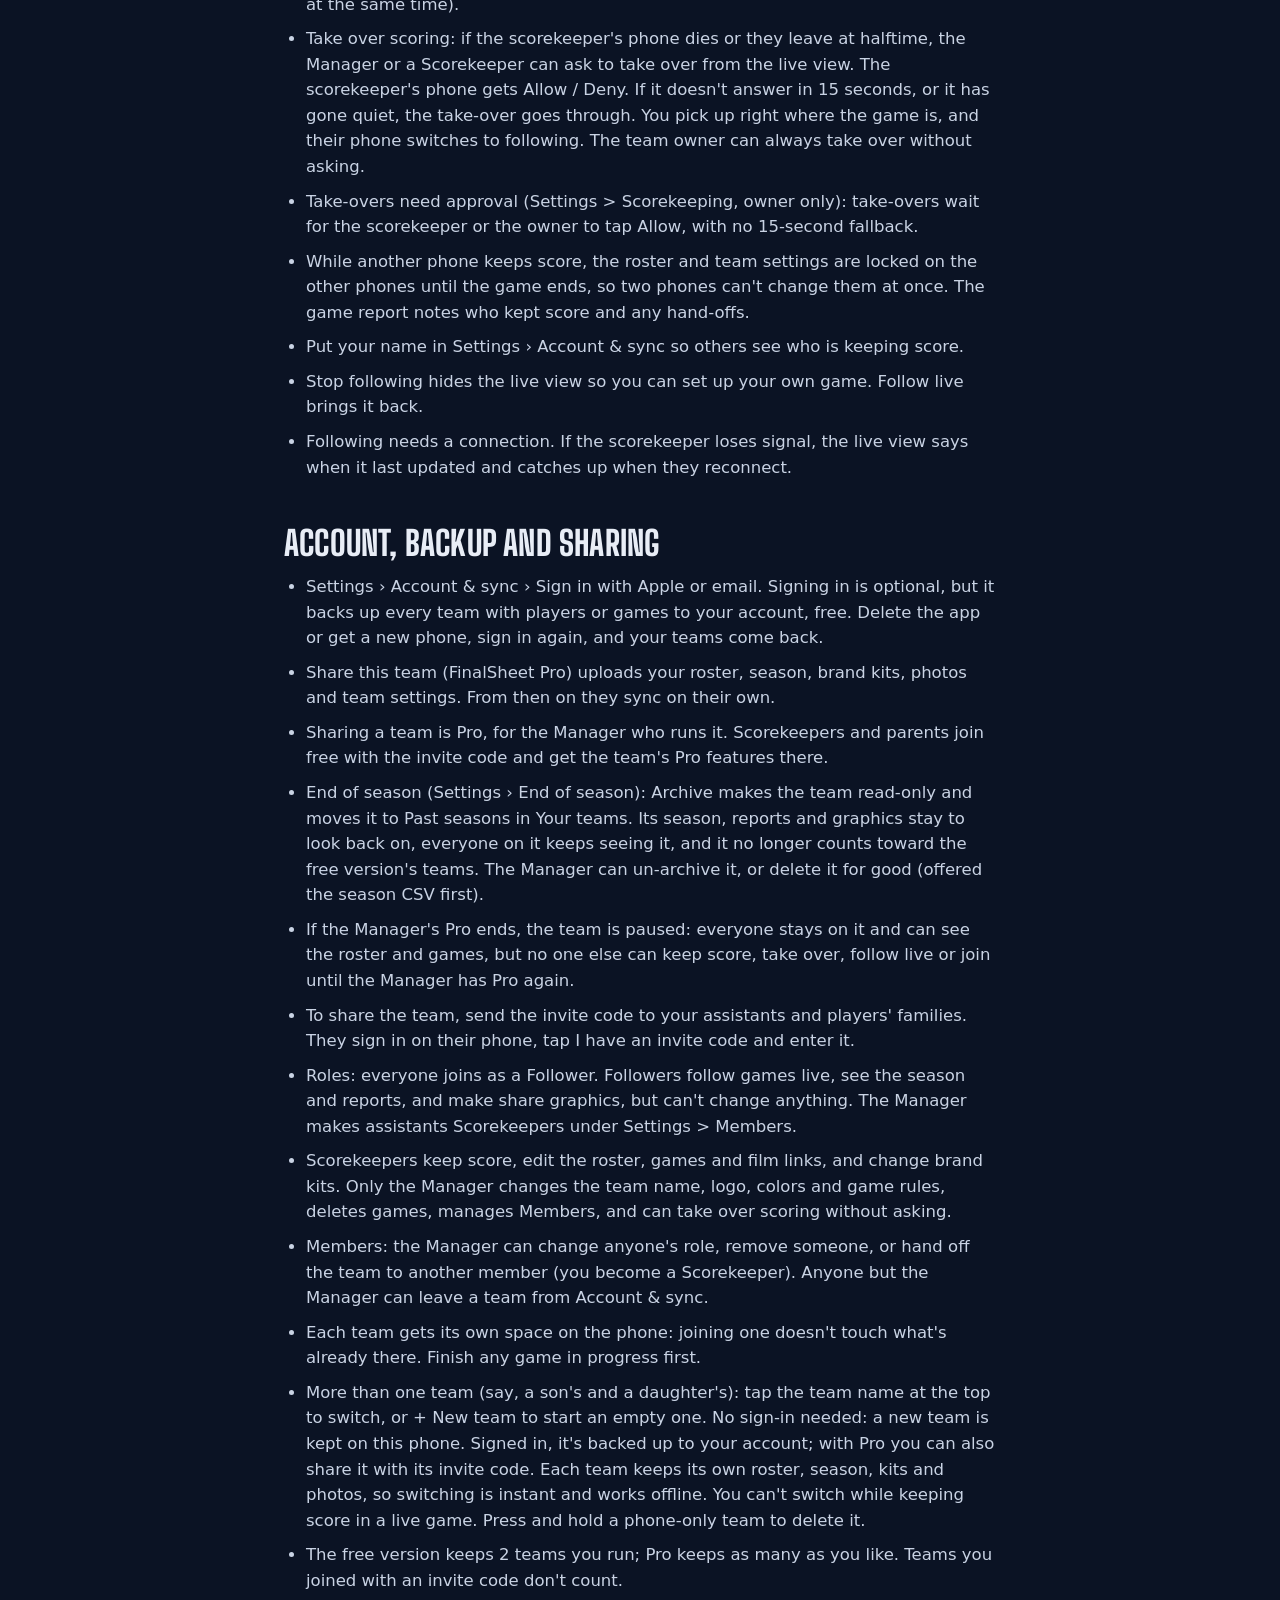
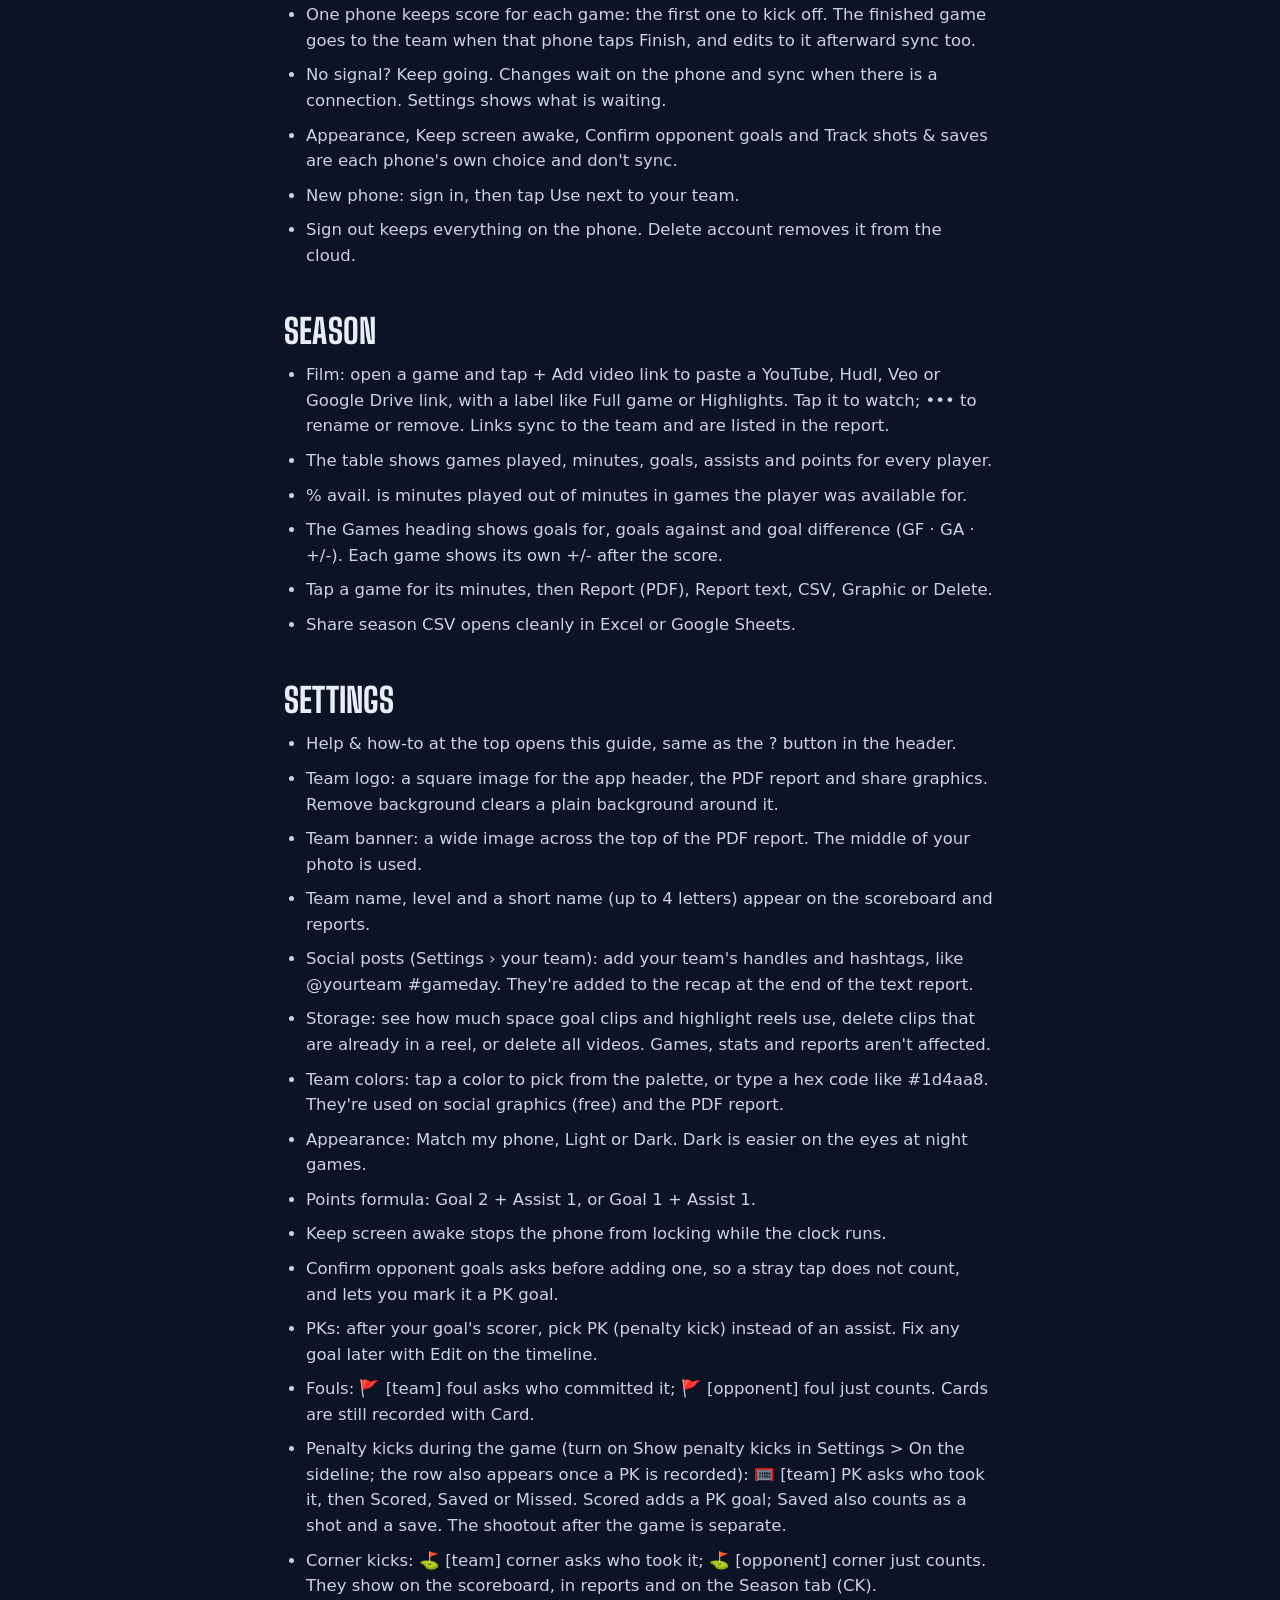
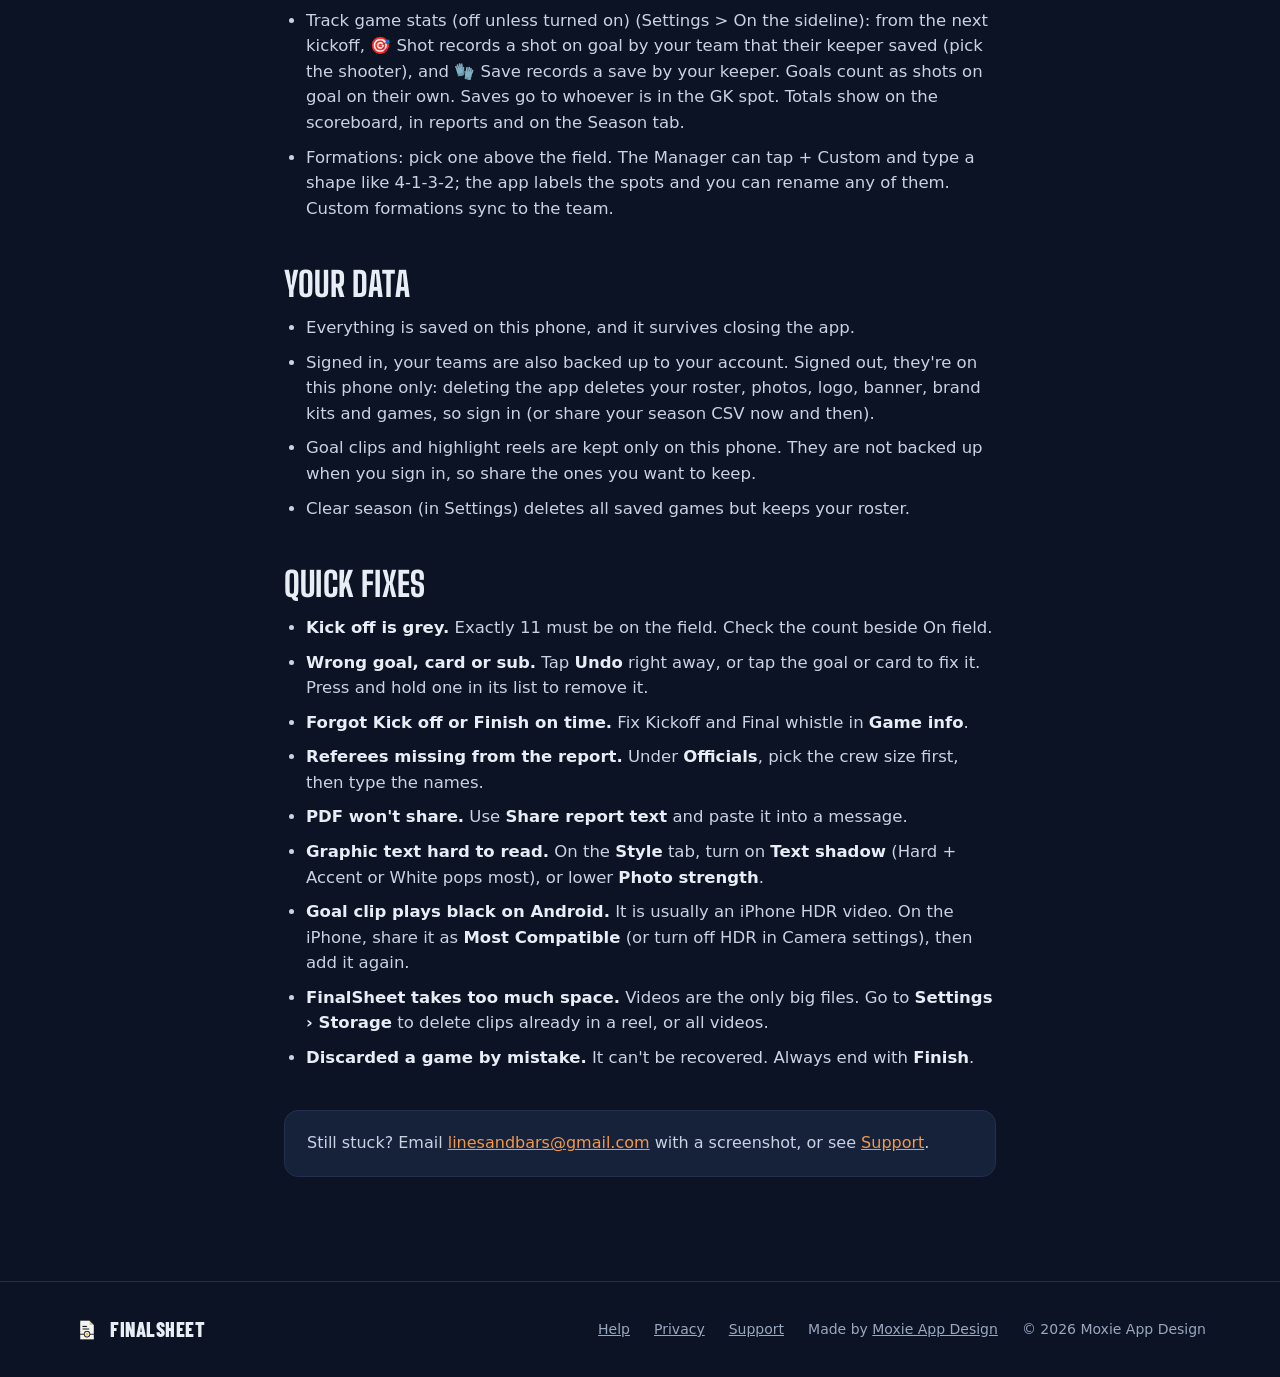
<file: finalsheet/help.html>
<!doctype html>
<html lang="en">
<head>
<meta charset="utf-8">
<meta name="viewport" content="width=device-width, initial-scale=1">
<title>Help · FinalSheet</title>
<meta name="description" content="How to use FinalSheet: game day in 10 steps, subs, goals, cards, goal clips and highlight reels, share graphics, reports, sharing a team and more.">
<meta property="og:title" content="Help · FinalSheet">
<meta property="og:description" content="How to use FinalSheet, the sideline soccer app for team managers.">
<link rel="icon" type="image/png" href="icon.png">
<link rel="apple-touch-icon" href="media/icon-180.png">
<meta name="theme-color" content="#0B1324">
<link rel="preconnect" href="https://fonts.googleapis.com">
<link rel="preconnect" href="https://fonts.gstatic.com" crossorigin>
<link href="https://fonts.googleapis.com/css2?family=Big+Shoulders+Display:wght@800&amp;family=Barlow+Condensed:wght@600;700;800&amp;display=swap" rel="stylesheet">
<link rel="stylesheet" href="style.css?v=2">
<style>
.help-search{width:100%;margin:8px 0 6px;padding:14px 16px;border-radius:12px;border:1px solid var(--line2);background:var(--surface);color:var(--ink);font-size:17px}
.help-search:focus{outline:2px solid var(--accent);outline-offset:1px}
.toc{columns:2;column-gap:28px;padding-left:20px;margin:12px 0}
.toc li{break-inside:avoid;margin-bottom:6px}
.steps{padding-left:24px;display:flex;flex-direction:column;gap:9px;margin:12px 0}
.steps li,.doc .steps li{color:#C9D3E4;font-size:16.5px}
.topic h2 a{color:inherit;text-decoration:none}
.nomatch{display:none;color:var(--muted);margin-top:18px}
@media (max-width:640px){.toc{columns:1}}
</style>
</head>
<body>
<header><div class="wrap"><nav aria-label="Main">
<a class="brand" href="index.html"><img src="media/icon-180.png" alt="" width="34" height="34">FinalSheet</a>
<div class="nav-links">
<a href="index.html#sideline">Features</a>
<a href="index.html#graphics">Graphics</a>
<a href="index.html#clips">Highlights</a>
<a href="help.html">Help</a>
<a href="support.html">Support</a>
<a class="btn" href="index.html#download">Download</a>
</div>
</nav></div></header>
<main class="doc">
<h1>Help</h1>
<div class="date">The FinalSheet guide</div>
<p class="lead">Everything FinalSheet does, from kickoff to the final sheet. The same guide is in the app: tap the <strong>?</strong> at the top of any screen.</p>
<input class="help-search" id="q" type="search" placeholder="Search the guide (subs, clips, PDF, invite code…)" aria-label="Search the guide">
<p class="nomatch" id="none">Nothing matches that. Try another word, or <a href="support.html">ask us</a>.</p>

<section class="topic" id="game-day">
<h2>Game day in 10 steps</h2>
<ol class="steps">
<li>On the <strong>Game</strong> tab, type the opponent. Tap Home/Away, and add location, weather and officials if you like.</li>
<li>Tap players to pick your starters, then <strong>Put on field</strong>. Tap <strong>Mark player out</strong> for anyone sick, injured or unavailable.</li>
<li>Set up the field: drag players into position, or tap a spot to choose who plays there.</li>
<li>At the opening whistle, tap <strong>Kick off</strong>. It unlocks once exactly 11 are on the field.</li>
<li>When the ref stops play, tap <strong>Stop</strong>, then a reason. Tap <strong>Resume</strong> when play restarts.</li>
<li>For a sub, tap <strong>Sub</strong>, tap who's coming off, then who's coming on, then <strong>SUB</strong>.</li>
<li>Record goals with <strong>+ Goal</strong> under each score (yours or theirs): scorer, then assist. Record a yellow or red with <strong>Card</strong>.</li>
<li>The half ends on its own at 0:00. Tap <strong>Start</strong> for the 2nd half.</li>
<li>At the final whistle, tap <strong>Finish</strong>. Never use Discard to end a game.</li>
<li>Tap <strong>Game report (PDF)</strong> or <strong>Share graphic</strong> and send it. For the next game, tap <strong>Start new game</strong>.</li>
</ol>
</section>

<section class="topic" id="contents">
<h2>Topics</h2>
<ul class="toc">
<li><a href="#roster">Roster</a></li>
<li><a href="#before-kickoff">Before kickoff</a></li>
<li><a href="#field-and-positions">Field and positions</a></li>
<li><a href="#the-clock">The clock</a></li>
<li><a href="#substitutions">Substitutions</a></li>
<li><a href="#goals">Goals</a></li>
<li><a href="#cards">Cards</a></li>
<li><a href="#timeline">Timeline</a></li>
<li><a href="#mistakes-and-undo">Mistakes and undo</a></li>
<li><a href="#overtime-and-shootouts">Overtime and shootouts</a></li>
<li><a href="#schedule">Schedule</a></li>
<li><a href="#finishing-and-reports">Finishing and reports</a></li>
<li><a href="#goal-clips-and-highlight-reels">Goal clips and highlight reels</a></li>
<li><a href="#share-graphics">Share graphics</a></li>
<li><a href="#designing-graphics">Designing graphics</a></li>
<li><a href="#following-a-game-live">Following a game live</a></li>
<li><a href="#account-backup-and-sharing">Account, backup and sharing</a></li>
<li><a href="#season">Season</a></li>
<li><a href="#settings">Settings</a></li>
<li><a href="#your-data">Your data</a></li>
<li><a href="#quick-fixes">Quick fixes</a></li>
</ul>
</section>

<section class="topic" id="roster">
<h2>Roster</h2>
<ul>
<li>Player photos: most players are minors, so get permission from players or parents first and follow your school's or club's media policy. Photos stay on your phone and, on a shared team, are visible only to its members.</li>
<li>Enter a number and name, then tap Add player.</li>
<li>Edit a number or name right in the list. Changes save when you leave the box.</li>
<li>Tap the circle next to a player to take or choose a photo. It shows on the roster, the field view and goal graphics. Player photos are part of FinalSheet Pro.</li>
<li>Import list: paste a whole roster, one player per line with a name and number in either order ("Sam Rivera, 11", "11 Sam Rivera", "#11 Sam Rivera"), copy Name and Number columns from a spreadsheet, or tap Choose CSV file to open one from Files, iCloud Drive or an email. Check the preview: coaches and managers, duplicates and players already on the roster are left out, and a new number for an existing player updates it.</li>
<li>Usual position: tap a player and pick GK, D, M or F (or Any). It shows on the roster and on the subs board, so you can see who can replace whom.</li>
<li>You can't remove a player who has minutes in the current game.</li>
<li>Players added mid-game show up on the bench right away.</li>
</ul>
</section>

<section class="topic" id="before-kickoff">
<h2>Before kickoff</h2>
<ul>
<li>Tap players to select your starters, then tap Put on field in the bar at the bottom.</li>
<li>Kick off unlocks once exactly the right number are on the field.</li>
<li>Mark player out for anyone sick, injured or unavailable. That game won't count against their season percentages.</li>
<li>Fill in opponent, date, home/away, location, weather, field and officials. Officials print at the top of the report.</li>
<li>Half length here applies to this game only.</li>
</ul>
</section>

<section class="topic" id="field-and-positions">
<h2>Field and positions</h2>
<ul>
<li>The Field view shows your formation with each player in their spot, with number and minutes.</li>
<li>Pick a formation from the chips above the field. Choices match your players-on-field setting.</li>
<li>Drag a player onto another spot to move them there. Drop them on a teammate and the two swap.</li>
<li>Tap a spot to choose who plays there. Players who already have a spot are greyed out. To swap two players, drag one onto the other.</li>
<li>On a sub, the player coming on takes the spot of the player going off (in the order you tapped them).</li>
<li>Changing formation keeps players in the same position where the new shape has it.</li>
<li>Positions show in the player list and on the report next to each name. Tap the Field heading to hide it.</li>
</ul>
</section>

<section class="topic" id="the-clock">
<h2>The clock</h2>
<ul>
<li>The big button starts, stops and resumes the clock.</li>
<li>When you stop the clock, tap a reason (Injury, Goal, Card...) to log why.</li>
<li>The half ends on its own at 0:00, even if your phone was locked.</li>
<li>To end a half early, tap End 1st Half (or End 2nd Half).</li>
<li>Adjust clock (under the time) matches the field clock. The buttons open right under the clock so you can watch it change. While it runs: −5s, −1s, +1s, +5s, and it keeps running. While stopped: seconds or minutes, and it shows what the clock was and how far you moved it. The buttons move the clock as shown, so + adds time on a countdown clock. Tap Done to close them.</li>
<li>Count down or count up is set in Settings.</li>
</ul>
</section>

<section class="topic" id="substitutions">
<h2>Substitutions</h2>
<ul>
<li>During a game, tap Sub to open the subs board: everyone on the field and the whole bench as jersey numbers, each with their position and minutes.</li>
<li>Tap who's coming off, then who's coming on, then SUB. Off and on pair up in the order you tap them, so you can make several subs at once. They're logged together as one sub.</li>
<li>The bench filters by position (All, GK, D, M, F) and sorts by number or fewest minutes (⇅). After you tap a player coming off, the board shows who you need, like Need a D for #4.</li>
<li>Big roster? Tap # and type a jersey number to pick a bench player.</li>
<li>Clear starts over. SUB stays grey until the field count adds up, and the bar says what's wrong.</li>
<li>A player's position comes from their spot on the field, else their usual position on the roster, else the spot they last played.</li>
<li>Before kickoff, Sub goes to the lineup list instead: tap players, then Put on field.</li>
<li>Minutes are tracked to the second for every player. A sent-off player can't come back on.</li>
</ul>
</section>

<section class="topic" id="goals">
<h2>Goals</h2>
<ul>
<li>Tap + Goal under your score. Pick Regular, Penalty kick or Own goal, tap the scorer's number (or Unknown), then the assist (or None), and Save goal.</li>
<li>Only players on the field can score or assist.</li>
<li>Tap + Goal under the opponent's score for their goals. With Confirm opponent goals on (Settings), it asks Goal or PK goal first, so a stray tap doesn't count.</li>
<li>Got the scorer or assist wrong? Tap the goal, in the list or on the timeline, to change it.</li>
<li>Press and hold a goal in the list to remove it.</li>
<li>Got video of the goal? See Goal clips and highlight reels.</li>
</ul>
</section>

<section class="topic" id="cards">
<h2>Cards</h2>
<ul>
<li>Tap Card on the scoreboard, pick the player (yours or theirs), the color and a reason.</li>
<li>A second yellow records a red automatically and sends the player off. Your team plays one short.</li>
<li>Don't know the reason yet? Save the card without one. It shows in red as Reason not recorded.</li>
<li>Tap a card in the list (or in the game log) to fill in or fix the reason, note or their jersey number, even after the game is finished.</li>
<li>To remove a card, tap it and choose Remove this card.</li>
</ul>
</section>

<section class="topic" id="timeline">
<h2>Timeline</h2>
<ul>
<li>The bar at the bottom of the Game tab shows the whole game: each half, every sub (thin line), goals (green for us, red for them) and cards.</li>
<li>Tap a mark to see the minute, who was involved and the score at the time. Tap Edit to fix a goal or card.</li>
<li>The same timeline is in each game on the Season tab and near the top of the PDF report.</li>
</ul>
</section>

<section class="topic" id="mistakes-and-undo">
<h2>Mistakes and undo</h2>
<ul>
<li>Undo on the scoreboard reverses the last change: subs, goals, cards, clock actions.</li>
<li>Fix a sub later: open the Game log (or tap a sub mark on the timeline, then Edit) and tap the sub. Change when it happened, who went off or came on, or delete it. Minutes, the field and the report are worked out again. The app won't save a change that doesn't add up (someone not on the field then, or the wrong number on the field). Works for games started after this update.</li>
<li>Game info edits and stop reasons aren't part of undo. Just change them again.</li>
<li>Discard game at the bottom deletes the whole game without saving it.</li>
</ul>
</section>

<section class="topic" id="overtime-and-shootouts">
<h2>Overtime and shootouts</h2>
<ul>
<li>After the 2nd half ends, tap Add OT under the scoreboard for an overtime period (length set in Settings).</li>
<li>If it is tied, tap Penalty shootout. Best of 5, then sudden death one round at a time for as long as it takes.</li>
<li>Kicks alternate. A team that is a kick ahead waits for the other.</li>
<li>Players who have kicked are greyed out until every eligible teammate has taken one. Then everyone can kick again, in turn.</li>
<li>Only players on the field at the final whistle can take a kick.</li>
<li>Shootout kicks don't count as goals or in the score. The report shows the shootout result.</li>
</ul>
</section>

<section class="topic" id="schedule">
<h2>Schedule</h2>
<ul>
<li>Season › Add game puts a game on the schedule: opponent, home or away, date, kickoff, location and a note. Home games fill in your home field (the first one you enter is remembered).</li>
<li>The schedule is shared with the team, so every phone sees it. Tap a game to change it or remove it.</li>
<li>Before a game, the Game tab shows the next game on the schedule. Start game fills in the setup (opponent, date, kickoff, home/away, location); then pick your lineup and kick off. Not this game? starts a blank one instead.</li>
<li>Set up game on the Season tab does the same from there. The pin button opens directions in Maps.</li>
<li>Game-day graphics: the share button on the next game (Season tab), Post a game-day graphic on the Game tab, or Game-day graphic in the game setup. Game day shows the date big with the opponent, kickoff and place; Game day · player features one player (pick who) with their photo over their number. Both come in story and feed sizes, in your brand kit.</li>
<li>Once the game is finished and saved, it leaves the schedule and shows under Results.</li>
</ul>
</section>

<section class="topic" id="finishing-and-reports">
<h2>Finishing and reports</h2>
<ul>
<li>If the season already has a game against the same opponent on the same date (say, another parent on your team saved it), Finish asks whether to replace that game or keep both, so it isn't counted twice.</li>
<li>At full time, tap the big Finish &amp; save game tile under the scoreboard. The game is frozen and added to your season.</li>
<li>Game report (PDF) makes a printable report to text, email or save to Files.</li>
<li>Share report text sends the same report as plain text. It ends with a short recap ready to paste into a post: the final score, scorers and assists by last name, and your team's tags (Settings › your team › Social posts).</li>
<li>You can share a Report so far during the game too.</li>
<li>Free version: Finish ends the game and keeps the score, timeline and graphics on screen until you start a new game. Saving games to your season and game reports (PDF, text, CSV) are part of FinalSheet Pro (Settings &gt; FinalSheet Pro).</li>
<li>On someone else's team, reports and the season follow your role there: that team's Manager has Pro.</li>
</ul>
</section>

<section class="topic" id="goal-clips-and-highlight-reels">
<h2>Goal clips and highlight reels</h2>
<ul>
<li>Film the play with your phone's Camera app, like you always do. FinalSheet doesn't need to be open or recording.</li>
<li>After you log the goal, tap it, then Choose video and pick the clip (up to 30 seconds).</li>
<li><strong>iPhone:</strong> The iPhone picker lets you trim the video to the goal right there.</li>
<li><strong>Android:</strong> Longer than 30 seconds? Trim it in Google Photos (or your gallery app) first, then pick it.</li>
<li>Clips stay on this phone. They aren't uploaded or shared with your team: other phones see that the goal has a clip, but not the video.</li>
<li>Big videos are saved at 1080p to save space. That still looks sharp on Instagram and YouTube.</li>
<li>On the goal: Play, Share, Replace or Remove the clip. Share asks With sound or No sound.</li>
<li>Highlight reel: after the game, open it on the Season tab and tap Make wide 16:9 (YouTube, Facebook) or Make story 9:16 (Instagram, TikTok). Pick Keep sound or No sound (silent, so you can add music when you post).</li>
<li>Each goal gets a title banner with the minute, scorer and score, and the reel ends on a final-score card in your team colors. Nothing gets cropped: a blurred copy of the clip fills any gap.</li>
<li>Free up space: once a reel is made, the reel card offers to delete that game's goal clips (the reel keeps them). You can't remake the reel afterward, so make both shapes first if you want both.</li>
<li>Deleting a game deletes its clips and reels too. See Settings › Storage for how much space videos use.</li>
</ul>
</section>

<section class="topic" id="share-graphics">
<h2>Share graphics</h2>
<ul>
<li>Tap Share graphic (social media) on the Game tab, or Graphic on any game in the Season tab. The editor opens full screen: preview in the middle, four tool tabs underneath.</li>
<li>Graphic tab: pick Final score, Live score, Goal or Lineup (only the ones that fit the game right now) and Story 9:16 or Feed 4:5. For a goal, pick which goal and the player photo.</li>
<li><strong>iPhone:</strong> Tap Share or save image at the bottom. In the share menu, tap Save Image to keep it in Photos, or send it straight to Instagram.</li>
<li><strong>Android:</strong> Tap Share or save image at the bottom. In the share menu, pick Google Photos or Drive to keep a copy, or send it straight to Instagram.</li>
<li>Done closes the editor. Your changes stay until you leave; save them to a kit to keep them for next time.</li>
<li>The FinalSheet logo stays on every graphic. You can move it and make it bigger.</li>
<li>Free version: graphics use the standard FinalSheet look. Style, Photo and Layers (team colors, brand kits, sponsors, background photos, cutouts and moving pieces) are part of FinalSheet Pro.</li>
<li>Followers (parents on a Pro team): graphics use the team's look as the Manager set it up. Pick the graphic and size, and add your own photo to a goal graphic. Styling and moving pieces are for the Manager and Scorekeepers.</li>
</ul>
</section>

<section class="topic" id="designing-graphics">
<h2>Designing graphics</h2>
<ul>
<li>Style tab: a brand kit is a saved look with colors, text color, headline font, sponsor logos and saved layouts. Tap Save as new kit to keep the current look under a new name (say, Playoffs), and Edit kit to change one. To delete a kit, select it and tap Delete (you always keep at least one).</li>
<li>Text shadow (Style tab): None, Soft, Strong or Hard, in black, main, accent or white. Hard with Accent or White pops most on a dark background.</li>
<li>Photo tab: add a background photo. While this tab is open, drag the preview to move the photo and pinch to zoom, from 30% to 400%. Below 100% it sits smaller, with your background color around it. Photo strength tints it in team color.</li>
<li>Moving pieces: on the Graphic, Style and Layers tabs, drag any piece on the preview to move it and pinch to resize. It snaps to the center lines.</li>
<li>Layers tab: tap a piece name for its size and opacity sliders, the arrow nudge pad (1, 5 or 20 points per tap; hold to repeat), Center, Delete and Reset.</li>
<li>Tap + Text for your own words (SENIOR NIGHT, a hashtag) or + Image for a sticker or second logo. Select added text to change its wording, color or font.</li>
<li>Align: select any piece with text and pick Left, Center or Right to line it up. Auto keeps the design's own layout. Long venues wrap into two even lines on their own.</li>
<li>Text color: select any piece with text (team name, score, scorers, venue...) and pick a color, or type any hex code. Kit colors puts it back. Save layout to kit to keep it.</li>
<li>Remove background: tap a sponsor logo in the kit editor, select the Logo or an added image in Layers, or use the button under Team logo in Settings. Slide Strength until the edges look clean.</li>
<li>Save layout to kit keeps the arrangement and added items, so that graphic opens the same way next time. Reset all puts everything back.</li>
</ul>
</section>

<section class="topic" id="following-a-game-live">
<h2>Following a game live</h2>
<ul>
<li>On a shared team, the phone that kicks off keeps score. Everyone else on the team sees that game on their Game tab: clock, score, who is on, minutes, goals, cards and the timeline, updating as it happens.</li>
<li>If you tap Kick off while someone else is keeping score, the app asks: follow their game, take over scoring, or keep score here anyway (for a different game, like JV at the same time).</li>
<li>Take over scoring: if the scorekeeper's phone dies or they leave at halftime, the Manager or a Scorekeeper can ask to take over from the live view. The scorekeeper's phone gets Allow / Deny. If it doesn't answer in 15 seconds, or it has gone quiet, the take-over goes through. You pick up right where the game is, and their phone switches to following. The team owner can always take over without asking.</li>
<li>Take-overs need approval (Settings &gt; Scorekeeping, owner only): take-overs wait for the scorekeeper or the owner to tap Allow, with no 15-second fallback.</li>
<li>While another phone keeps score, the roster and team settings are locked on the other phones until the game ends, so two phones can't change them at once. The game report notes who kept score and any hand-offs.</li>
<li>Put your name in Settings › Account &amp; sync so others see who is keeping score.</li>
<li>Stop following hides the live view so you can set up your own game. Follow live brings it back.</li>
<li>Following needs a connection. If the scorekeeper loses signal, the live view says when it last updated and catches up when they reconnect.</li>
</ul>
</section>

<section class="topic" id="account-backup-and-sharing">
<h2>Account, backup and sharing</h2>
<ul>
<li>Settings › Account &amp; sync › Sign in with Apple or email. Signing in is optional, but it backs up every team with players or games to your account, free. Delete the app or get a new phone, sign in again, and your teams come back.</li>
<li>Share this team (FinalSheet Pro) uploads your roster, season, brand kits, photos and team settings. From then on they sync on their own.</li>
<li>Sharing a team is Pro, for the Manager who runs it. Scorekeepers and parents join free with the invite code and get the team's Pro features there.</li>
<li>End of season (Settings › End of season): Archive makes the team read-only and moves it to Past seasons in Your teams. Its season, reports and graphics stay to look back on, everyone on it keeps seeing it, and it no longer counts toward the free version's teams. The Manager can un-archive it, or delete it for good (offered the season CSV first).</li>
<li>If the Manager's Pro ends, the team is paused: everyone stays on it and can see the roster and games, but no one else can keep score, take over, follow live or join until the Manager has Pro again.</li>
<li>To share the team, send the invite code to your assistants and players' families. They sign in on their phone, tap I have an invite code and enter it.</li>
<li>Roles: everyone joins as a Follower. Followers follow games live, see the season and reports, and make share graphics, but can't change anything. The Manager makes assistants Scorekeepers under Settings &gt; Members.</li>
<li>Scorekeepers keep score, edit the roster, games and film links, and change brand kits. Only the Manager changes the team name, logo, colors and game rules, deletes games, manages Members, and can take over scoring without asking.</li>
<li>Members: the Manager can change anyone's role, remove someone, or hand off the team to another member (you become a Scorekeeper). Anyone but the Manager can leave a team from Account &amp; sync.</li>
<li>Each team gets its own space on the phone: joining one doesn't touch what's already there. Finish any game in progress first.</li>
<li>More than one team (say, a son's and a daughter's): tap the team name at the top to switch, or + New team to start an empty one. No sign-in needed: a new team is kept on this phone. Signed in, it's backed up to your account; with Pro you can also share it with its invite code. Each team keeps its own roster, season, kits and photos, so switching is instant and works offline. You can't switch while keeping score in a live game. Press and hold a phone-only team to delete it.</li>
<li>The free version keeps 2 teams you run; Pro keeps as many as you like. Teams you joined with an invite code don't count.</li>
<li>One phone keeps score for each game: the first one to kick off. The finished game goes to the team when that phone taps Finish, and edits to it afterward sync too.</li>
<li>No signal? Keep going. Changes wait on the phone and sync when there is a connection. Settings shows what is waiting.</li>
<li>Appearance, Keep screen awake, Confirm opponent goals and Track shots &amp; saves are each phone's own choice and don't sync.</li>
<li>New phone: sign in, then tap Use next to your team.</li>
<li>Sign out keeps everything on the phone. Delete account removes it from the cloud.</li>
</ul>
</section>

<section class="topic" id="season">
<h2>Season</h2>
<ul>
<li>Film: open a game and tap + Add video link to paste a YouTube, Hudl, Veo or Google Drive link, with a label like Full game or Highlights. Tap it to watch; ••• to rename or remove. Links sync to the team and are listed in the report.</li>
<li>The table shows games played, minutes, goals, assists and points for every player.</li>
<li>% avail. is minutes played out of minutes in games the player was available for.</li>
<li>The Games heading shows goals for, goals against and goal difference (GF · GA · +/-). Each game shows its own +/- after the score.</li>
<li>Tap a game for its minutes, then Report (PDF), Report text, CSV, Graphic or Delete.</li>
<li>Share season CSV opens cleanly in Excel or Google Sheets.</li>
</ul>
</section>

<section class="topic" id="settings">
<h2>Settings</h2>
<ul>
<li>Help &amp; how-to at the top opens this guide, same as the ? button in the header.</li>
<li>Team logo: a square image for the app header, the PDF report and share graphics. Remove background clears a plain background around it.</li>
<li>Team banner: a wide image across the top of the PDF report. The middle of your photo is used.</li>
<li>Team name, level and a short name (up to 4 letters) appear on the scoreboard and reports.</li>
<li>Social posts (Settings › your team): add your team's handles and hashtags, like @yourteam #gameday. They're added to the recap at the end of the text report.</li>
<li>Storage: see how much space goal clips and highlight reels use, delete clips that are already in a reel, or delete all videos. Games, stats and reports aren't affected.</li>
<li>Team colors: tap a color to pick from the palette, or type a hex code like #1d4aa8. They're used on social graphics (free) and the PDF report.</li>
<li>Appearance: Match my phone, Light or Dark. Dark is easier on the eyes at night games.</li>
<li>Points formula: Goal 2 + Assist 1, or Goal 1 + Assist 1.</li>
<li>Keep screen awake stops the phone from locking while the clock runs.</li>
<li>Confirm opponent goals asks before adding one, so a stray tap does not count, and lets you mark it a PK goal.</li>
<li>PKs: after your goal's scorer, pick PK (penalty kick) instead of an assist. Fix any goal later with Edit on the timeline.</li>
<li>Fouls: 🚩 [team] foul asks who committed it; 🚩 [opponent] foul just counts. Cards are still recorded with Card.</li>
<li>Penalty kicks during the game (turn on Show penalty kicks in Settings &gt; On the sideline; the row also appears once a PK is recorded): 🥅 [team] PK asks who took it, then Scored, Saved or Missed. Scored adds a PK goal; Saved also counts as a shot and a save. The shootout after the game is separate.</li>
<li>Corner kicks: ⛳ [team] corner asks who took it; ⛳ [opponent] corner just counts. They show on the scoreboard, in reports and on the Season tab (CK).</li>
<li>Track game stats (off unless turned on) (Settings &gt; On the sideline): from the next kickoff, 🎯 Shot records a shot on goal by your team that their keeper saved (pick the shooter), and 🧤 Save records a save by your keeper. Goals count as shots on goal on their own. Saves go to whoever is in the GK spot. Totals show on the scoreboard, in reports and on the Season tab.</li>
<li>Formations: pick one above the field. The Manager can tap + Custom and type a shape like 4-1-3-2; the app labels the spots and you can rename any of them. Custom formations sync to the team.</li>
</ul>
</section>

<section class="topic" id="your-data">
<h2>Your data</h2>
<ul>
<li>Everything is saved on this phone, and it survives closing the app.</li>
<li>Signed in, your teams are also backed up to your account. Signed out, they're on this phone only: deleting the app deletes your roster, photos, logo, banner, brand kits and games, so sign in (or share your season CSV now and then).</li>
<li>Goal clips and highlight reels are kept only on this phone. They are not backed up when you sign in, so share the ones you want to keep.</li>
<li>Clear season (in Settings) deletes all saved games but keeps your roster.</li>
</ul>
</section>

<section class="topic" id="quick-fixes">
<h2>Quick fixes</h2>
<ul>
<li><strong>Kick off is grey.</strong> Exactly 11 must be on the field. Check the count beside On field.</li>
<li><strong>Wrong goal, card or sub.</strong> Tap <strong>Undo</strong> right away, or tap the goal or card to fix it. Press and hold one in its list to remove it.</li>
<li><strong>Forgot Kick off or Finish on time.</strong> Fix Kickoff and Final whistle in <strong>Game info</strong>.</li>
<li><strong>Referees missing from the report.</strong> Under <strong>Officials</strong>, pick the crew size first, then type the names.</li>
<li><strong>PDF won't share.</strong> Use <strong>Share report text</strong> and paste it into a message.</li>
<li><strong>Graphic text hard to read.</strong> On the <strong>Style</strong> tab, turn on <strong>Text shadow</strong> (Hard + Accent or White pops most), or lower <strong>Photo strength</strong>.</li>
<li><strong>Goal clip plays black on Android.</strong> It is usually an iPhone HDR video. On the iPhone, share it as <strong>Most Compatible</strong> (or turn off HDR in Camera settings), then add it again.</li>
<li><strong>FinalSheet takes too much space.</strong> Videos are the only big files. Go to <strong>Settings › Storage</strong> to delete clips already in a reel, or all videos.</li>
<li><strong>Discarded a game by mistake.</strong> It can't be recovered. Always end with <strong>Finish</strong>.</li>
</ul>
</section>

<div class="callout">Still stuck? Email <a href="mailto:linesandbars@gmail.com">linesandbars@gmail.com</a> with a screenshot, or see <a href="support.html">Support</a>.</div>
</main>
<footer><div class="wrap">
<a class="brand" href="index.html" style="font-size:20px"><img src="media/icon-180.png" alt="" width="26" height="26" style="width:26px;height:26px;border-radius:6px">FinalSheet</a>
<div class="links"><a href="help.html">Help</a><a href="privacy.html">Privacy</a><a href="support.html">Support</a><span>Made by <a href="../">Moxie App Design</a></span><span>&copy; 2026 Moxie App Design</span></div>
</div></footer>
<script>
// Search: show only the topics and lines that match every word typed.
(function () {
  var q = document.getElementById('q'), none = document.getElementById('none');
  var topics = Array.prototype.slice.call(document.querySelectorAll('.topic'));
  q.addEventListener('input', function () {
    var words = q.value.toLowerCase().split(/\s+/).filter(Boolean), any = false;
    topics.forEach(function (t) {
      var lines = Array.prototype.slice.call(t.querySelectorAll('li')), title = t.querySelector('h2').textContent.toLowerCase(), shown = 0;
      lines.forEach(function (l) {
        var hit = !words.length || words.every(function (w) { return (title + ' ' + l.textContent.toLowerCase()).indexOf(w) >= 0; });
        l.style.display = hit ? '' : 'none'; if (hit) shown++;
      });
      var show = !words.length || (shown > 0 && t.id !== 'contents');
      t.style.display = show ? '' : 'none'; if (show) any = true;
    });
    none.style.display = any ? 'none' : 'block';
  });
})();
</script>
</body>
</html>
</file>
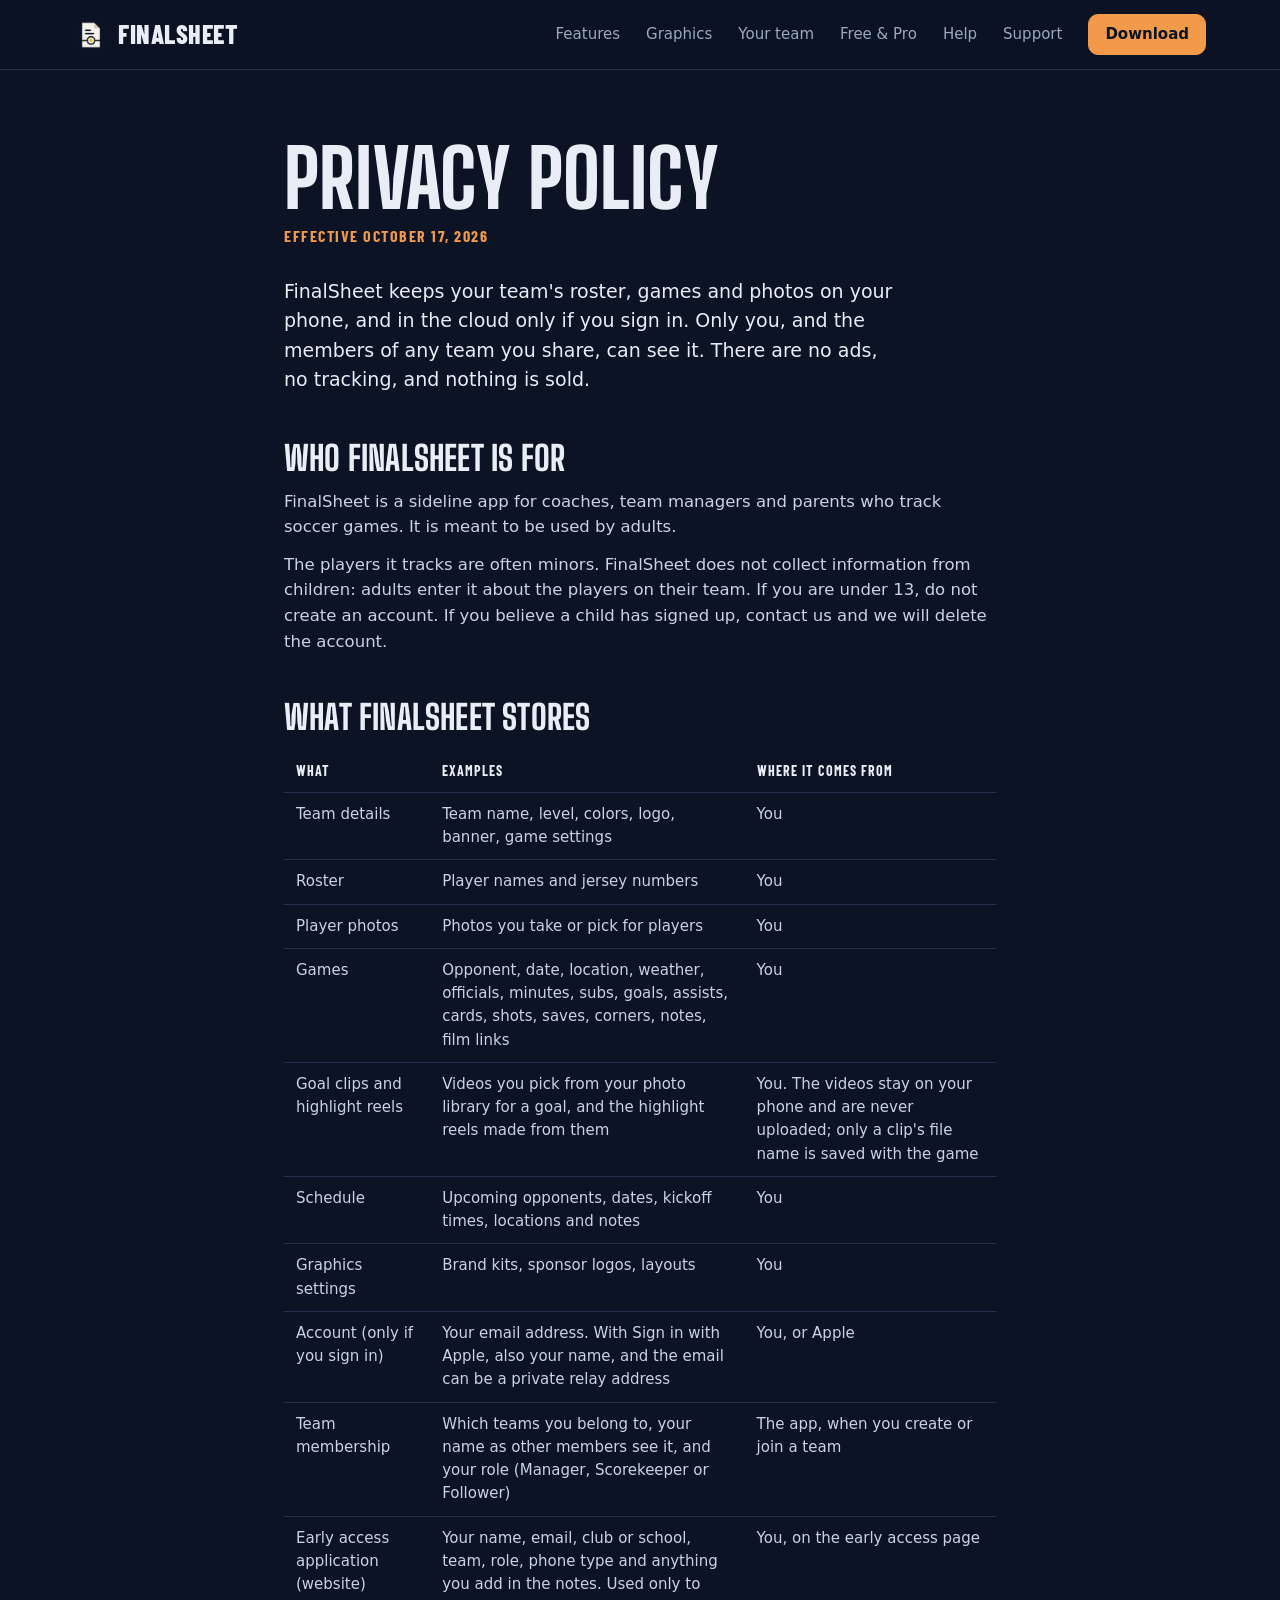
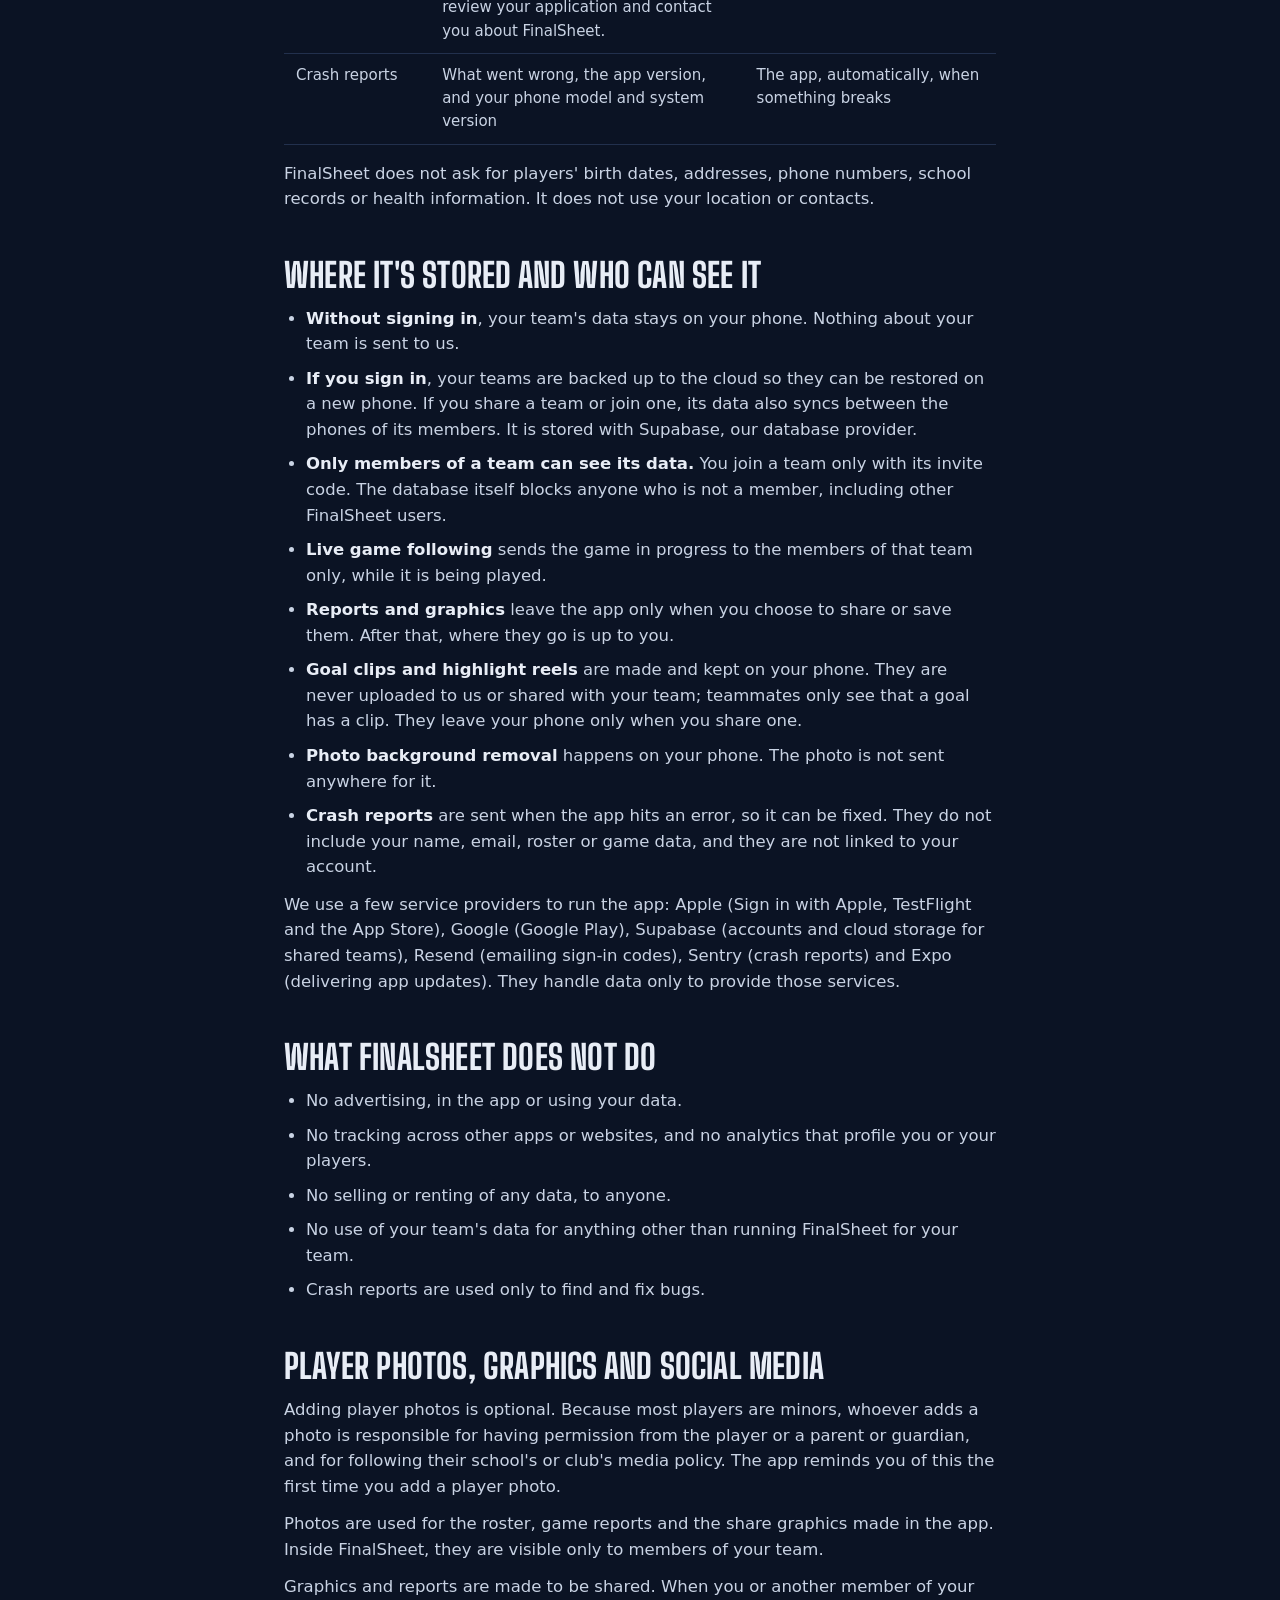
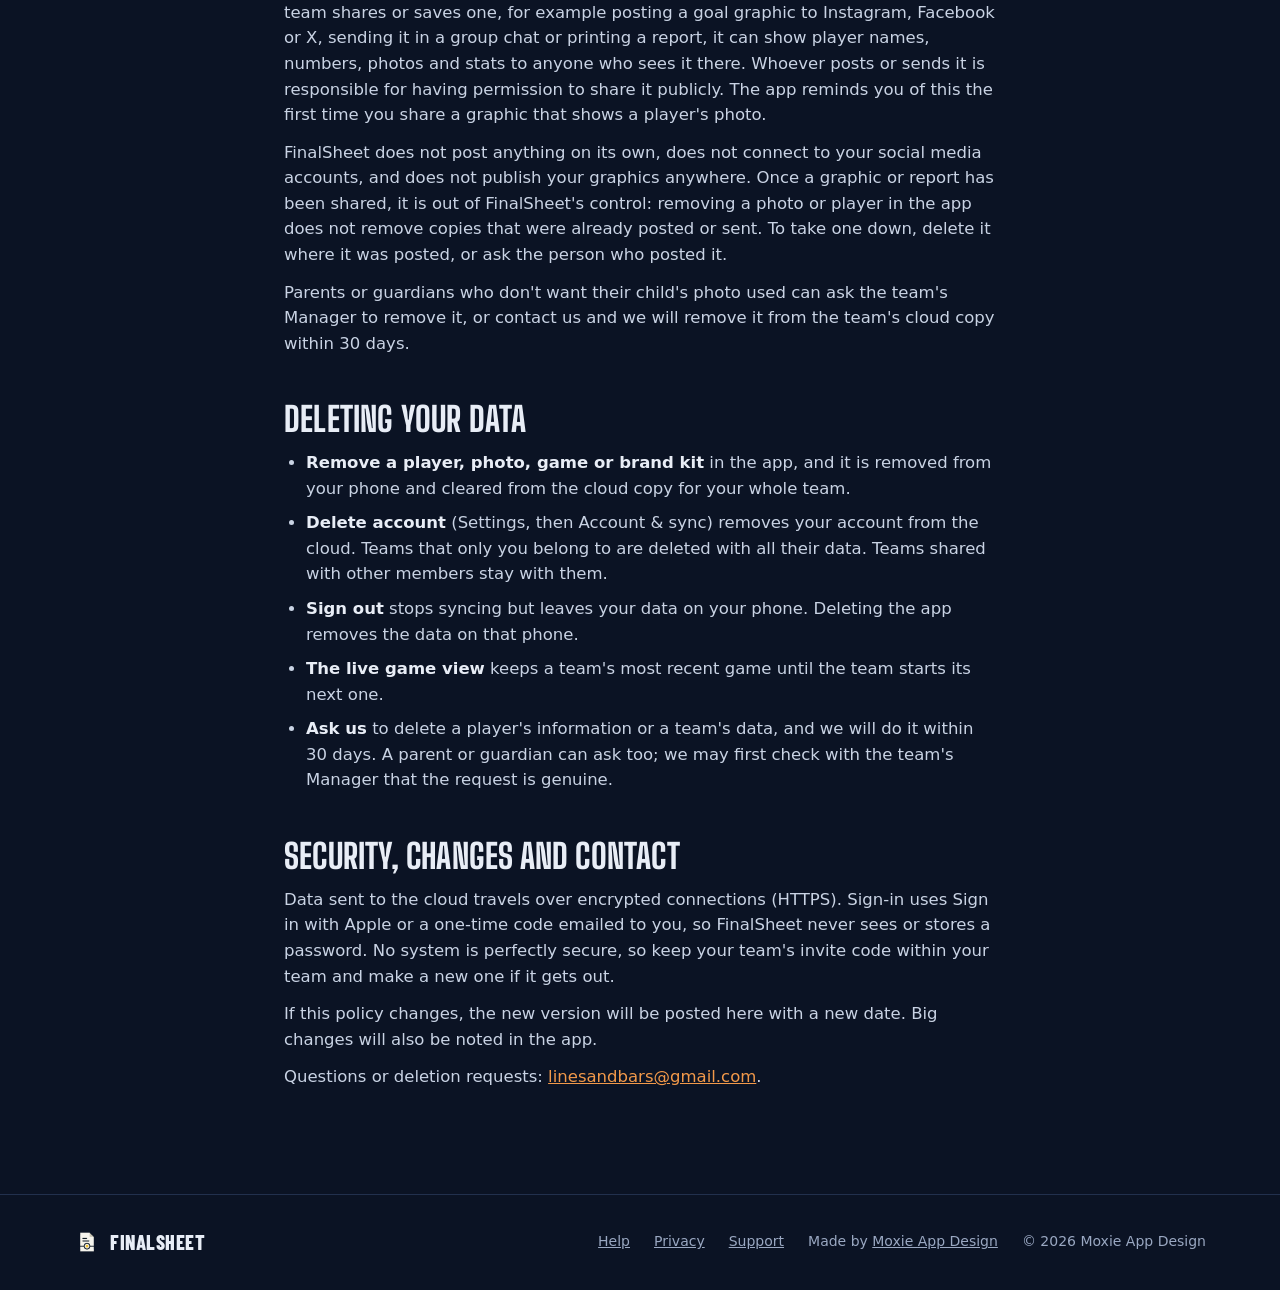
<file: finalsheet/privacy.html>
<!doctype html>
<html lang="en">
<head>
<meta charset="utf-8">
<meta name="viewport" content="width=device-width, initial-scale=1">
<title>Privacy Policy · FinalSheet</title>
<meta name="description" content="How FinalSheet handles your team's data: what it stores, who can see it, and how to delete it.">
<meta property="og:title" content="Privacy Policy · FinalSheet">
<meta property="og:description" content="How FinalSheet handles your team's data: what it stores, who can see it, and how to delete it.">
<link rel="icon" type="image/png" href="icon.png">
<link rel="apple-touch-icon" href="media/icon-180.png">
<meta name="theme-color" content="#0B1324">
<link rel="preconnect" href="https://fonts.googleapis.com">
<link rel="preconnect" href="https://fonts.gstatic.com" crossorigin>
<link href="https://fonts.googleapis.com/css2?family=Big+Shoulders+Display:wght@800&amp;family=Barlow+Condensed:wght@600;700;800&amp;display=swap" rel="stylesheet">
<link rel="stylesheet" href="style.css?v=2">
</head>
<body>
<header><div class="wrap"><nav aria-label="Main">
<a class="brand" href="index.html"><img src="media/icon-180.png" alt="" width="34" height="34">FinalSheet</a>
<div class="nav-links">
<a href="index.html#sideline">Features</a>
<a href="index.html#graphics">Graphics</a>
<a href="index.html#team">Your team</a>
<a href="index.html#plans">Free &amp; Pro</a>
<a href="help.html">Help</a>
<a href="support.html">Support</a>
<a class="btn" href="index.html#download">Download</a>
</div>
</nav></div></header>
<main class="doc">
<h1>Privacy Policy</h1>
<div class="date">Effective October 17, 2026</div>
<p class="lead">FinalSheet keeps your team's roster, games and photos on your phone, and in the cloud only if you sign in. Only you, and the members of any team you share, can see it. There are no ads, no tracking, and nothing is sold.</p>

<h2>Who FinalSheet is for</h2>
<p>FinalSheet is a sideline app for coaches, team managers and parents who track soccer games. It is meant to be used by adults.</p>
<p>The players it tracks are often minors. FinalSheet does not collect information from children: adults enter it about the players on their team. If you are under 13, do not create an account. If you believe a child has signed up, contact us and we will delete the account.</p>

<h2>What FinalSheet stores</h2>
<div class="tblwrap"><table>
<thead><tr><th>What</th><th>Examples</th><th>Where it comes from</th></tr></thead>
<tbody>
<tr><td>Team details</td><td>Team name, level, colors, logo, banner, game settings</td><td>You</td></tr>
<tr><td>Roster</td><td>Player names and jersey numbers</td><td>You</td></tr>
<tr><td>Player photos</td><td>Photos you take or pick for players</td><td>You</td></tr>
<tr><td>Games</td><td>Opponent, date, location, weather, officials, minutes, subs, goals, assists, cards, shots, saves, corners, notes, film links</td><td>You</td></tr>
<tr><td>Goal clips and highlight reels</td><td>Videos you pick from your photo library for a goal, and the highlight reels made from them</td><td>You. The videos stay on your phone and are never uploaded; only a clip's file name is saved with the game</td></tr>
<tr><td>Schedule</td><td>Upcoming opponents, dates, kickoff times, locations and notes</td><td>You</td></tr>
<tr><td>Graphics settings</td><td>Brand kits, sponsor logos, layouts</td><td>You</td></tr>
<tr><td>Account (only if you sign in)</td><td>Your email address. With Sign in with Apple, also your name, and the email can be a private relay address</td><td>You, or Apple</td></tr>
<tr><td>Team membership</td><td>Which teams you belong to, your name as other members see it, and your role (Manager, Scorekeeper or Follower)</td><td>The app, when you create or join a team</td></tr>
<tr><td>Early access application (website)</td><td>Your name, email, club or school, team, role, phone type and anything you add in the notes. Used only to review your application and contact you about FinalSheet.</td><td>You, on the early access page</td></tr>
<tr><td>Crash reports</td><td>What went wrong, the app version, and your phone model and system version</td><td>The app, automatically, when something breaks</td></tr>
</tbody></table></div>
<p style="margin-top:12px">FinalSheet does not ask for players' birth dates, addresses, phone numbers, school records or health information. It does not use your location or contacts.</p>

<h2>Where it's stored and who can see it</h2>
<ul>
<li><strong>Without signing in</strong>, your team's data stays on your phone. Nothing about your team is sent to us.</li>
<li><strong>If you sign in</strong>, your teams are backed up to the cloud so they can be restored on a new phone. If you share a team or join one, its data also syncs between the phones of its members. It is stored with Supabase, our database provider.</li>
<li><strong>Only members of a team can see its data.</strong> You join a team only with its invite code. The database itself blocks anyone who is not a member, including other FinalSheet users.</li>
<li><strong>Live game following</strong> sends the game in progress to the members of that team only, while it is being played.</li>
<li><strong>Reports and graphics</strong> leave the app only when you choose to share or save them. After that, where they go is up to you.</li>
<li><strong>Goal clips and highlight reels</strong> are made and kept on your phone. They are never uploaded to us or shared with your team; teammates only see that a goal has a clip. They leave your phone only when you share one.</li>
<li><strong>Photo background removal</strong> happens on your phone. The photo is not sent anywhere for it.</li>
<li><strong>Crash reports</strong> are sent when the app hits an error, so it can be fixed. They do not include your name, email, roster or game data, and they are not linked to your account.</li>
</ul>
<p style="margin-top:12px">We use a few service providers to run the app: Apple (Sign in with Apple, TestFlight and the App Store), Google (Google Play), Supabase (accounts and cloud storage for shared teams), Resend (emailing sign-in codes), Sentry (crash reports) and Expo (delivering app updates). They handle data only to provide those services.</p>

<h2>What FinalSheet does not do</h2>
<ul>
<li>No advertising, in the app or using your data.</li>
<li>No tracking across other apps or websites, and no analytics that profile you or your players.</li>
<li>No selling or renting of any data, to anyone.</li>
<li>No use of your team's data for anything other than running FinalSheet for your team.</li>
<li>Crash reports are used only to find and fix bugs.</li>
</ul>

<h2>Player photos, graphics and social media</h2>
<p>Adding player photos is optional. Because most players are minors, whoever adds a photo is responsible for having permission from the player or a parent or guardian, and for following their school's or club's media policy. The app reminds you of this the first time you add a player photo.</p>
<p>Photos are used for the roster, game reports and the share graphics made in the app. Inside FinalSheet, they are visible only to members of your team.</p>
<p>Graphics and reports are made to be shared. When you or another member of your team shares or saves one, for example posting a goal graphic to Instagram, Facebook or X, sending it in a group chat or printing a report, it can show player names, numbers, photos and stats to anyone who sees it there. Whoever posts or sends it is responsible for having permission to share it publicly. The app reminds you of this the first time you share a graphic that shows a player's photo.</p>
<p>FinalSheet does not post anything on its own, does not connect to your social media accounts, and does not publish your graphics anywhere. Once a graphic or report has been shared, it is out of FinalSheet's control: removing a photo or player in the app does not remove copies that were already posted or sent. To take one down, delete it where it was posted, or ask the person who posted it.</p>
<p>Parents or guardians who don't want their child's photo used can ask the team's Manager to remove it, or contact us and we will remove it from the team's cloud copy within 30 days.</p>

<h2>Deleting your data</h2>
<ul>
<li><strong>Remove a player, photo, game or brand kit</strong> in the app, and it is removed from your phone and cleared from the cloud copy for your whole team.</li>
<li><strong>Delete account</strong> (Settings, then Account &amp; sync) removes your account from the cloud. Teams that only you belong to are deleted with all their data. Teams shared with other members stay with them.</li>
<li><strong>Sign out</strong> stops syncing but leaves your data on your phone. Deleting the app removes the data on that phone.</li>
<li><strong>The live game view</strong> keeps a team's most recent game until the team starts its next one.</li>
<li><strong>Ask us</strong> to delete a player's information or a team's data, and we will do it within 30 days. A parent or guardian can ask too; we may first check with the team's Manager that the request is genuine.</li>
</ul>

<h2>Security, changes and contact</h2>
<p>Data sent to the cloud travels over encrypted connections (HTTPS). Sign-in uses Sign in with Apple or a one-time code emailed to you, so FinalSheet never sees or stores a password. No system is perfectly secure, so keep your team's invite code within your team and make a new one if it gets out.</p>
<p>If this policy changes, the new version will be posted here with a new date. Big changes will also be noted in the app.</p>
<p>Questions or deletion requests: <a href="mailto:linesandbars@gmail.com">linesandbars@gmail.com</a>.</p>
</main>
<footer><div class="wrap">
<a class="brand" href="index.html" style="font-size:20px"><img src="media/icon-180.png" alt="" width="26" height="26" style="width:26px;height:26px;border-radius:6px">FinalSheet</a>
<div class="links"><a href="help.html">Help</a><a href="privacy.html">Privacy</a><a href="support.html">Support</a><span>Made by <a href="../">Moxie App Design</a></span><span>&copy; 2026 Moxie App Design</span></div>
</div></footer>
</body>
</html>
</file>
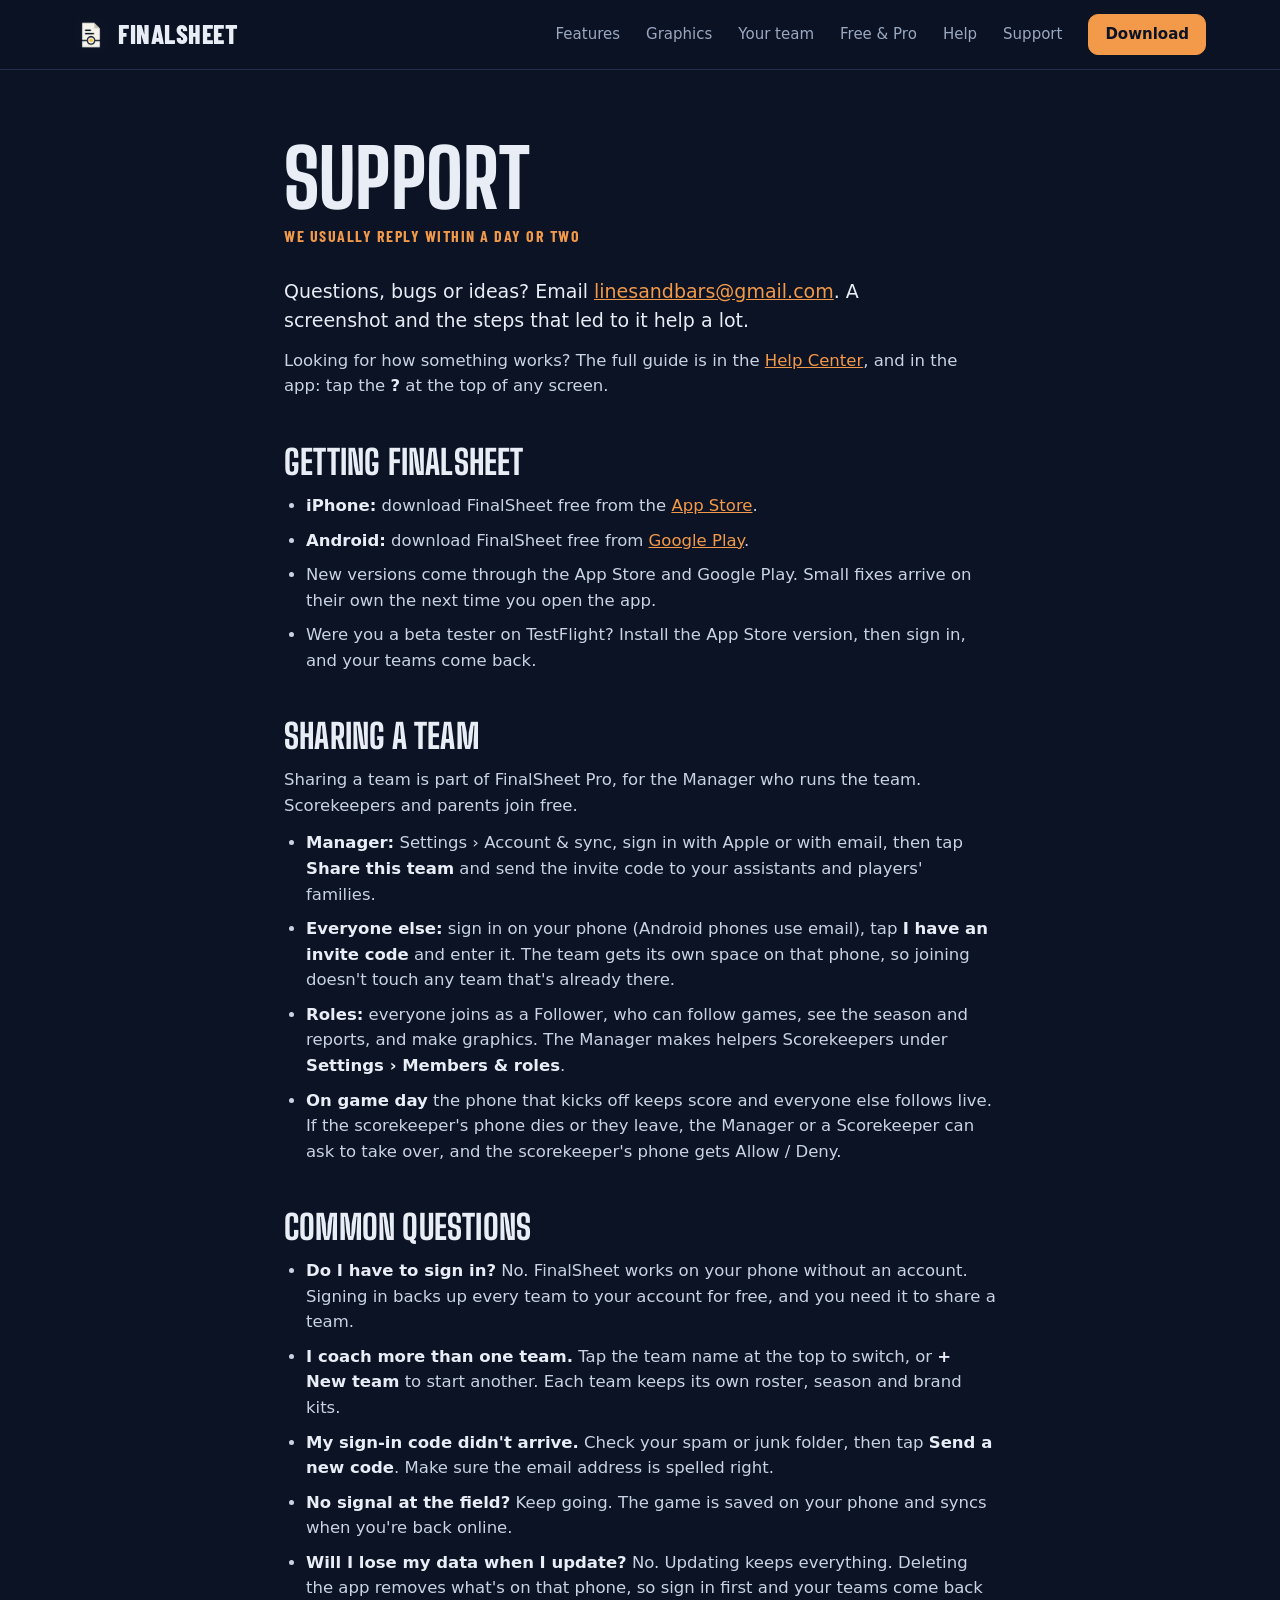
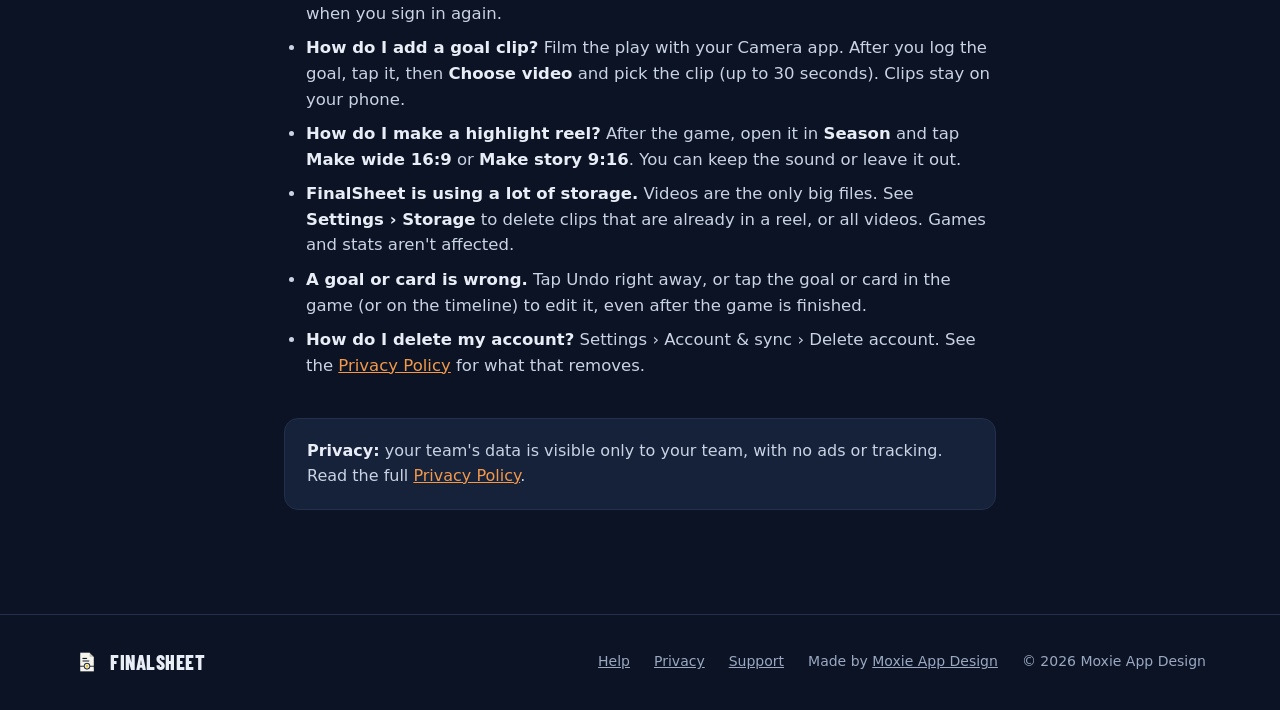
<file: finalsheet/support.html>
<!doctype html>
<html lang="en">
<head>
<meta charset="utf-8">
<meta name="viewport" content="width=device-width, initial-scale=1">
<title>Support · FinalSheet</title>
<meta name="description" content="Help with FinalSheet: contact, getting the app, sharing a team, clips and highlight reels, and common questions.">
<meta property="og:title" content="Support · FinalSheet">
<meta property="og:description" content="Help with FinalSheet: contact, getting the app, sharing a team, clips and highlight reels, and common questions.">
<link rel="icon" type="image/png" href="icon.png">
<link rel="apple-touch-icon" href="media/icon-180.png">
<meta name="theme-color" content="#0B1324">
<link rel="preconnect" href="https://fonts.googleapis.com">
<link rel="preconnect" href="https://fonts.gstatic.com" crossorigin>
<link href="https://fonts.googleapis.com/css2?family=Big+Shoulders+Display:wght@800&amp;family=Barlow+Condensed:wght@600;700;800&amp;display=swap" rel="stylesheet">
<link rel="stylesheet" href="style.css?v=2">
</head>
<body>
<header><div class="wrap"><nav aria-label="Main">
<a class="brand" href="index.html"><img src="media/icon-180.png" alt="" width="34" height="34">FinalSheet</a>
<div class="nav-links">
<a href="index.html#sideline">Features</a>
<a href="index.html#graphics">Graphics</a>
<a href="index.html#team">Your team</a>
<a href="index.html#plans">Free &amp; Pro</a>
<a href="help.html">Help</a>
<a href="support.html">Support</a>
<a class="btn" href="index.html#download">Download</a>
</div>
</nav></div></header>
<main class="doc">
<h1>Support</h1>
<div class="date">We usually reply within a day or two</div>
<p class="lead">Questions, bugs or ideas? Email <a href="mailto:linesandbars@gmail.com">linesandbars@gmail.com</a>. A screenshot and the steps that led to it help a lot.</p>
<p style="margin-top:12px">Looking for how something works? The full guide is in the <a href="help.html">Help Center</a>, and in the app: tap the <strong>?</strong> at the top of any screen.</p>

<h2>Getting FinalSheet</h2>
<ul>
<li><strong>iPhone:</strong> download FinalSheet free from the <a href="https://apps.apple.com/app/finalsheet/id6818888134">App Store</a>.</li>
<li><strong>Android:</strong> download FinalSheet free from <a href="https://play.google.com/store/apps/details?id=com.finalsheet.app">Google Play</a>.</li>
<li>New versions come through the App Store and Google Play. Small fixes arrive on their own the next time you open the app.</li>
<li>Were you a beta tester on TestFlight? Install the App Store version, then sign in, and your teams come back.</li>
</ul>

<h2>Sharing a team</h2>
<p>Sharing a team is part of FinalSheet Pro, for the Manager who runs the team. Scorekeepers and parents join free.</p>
<ul>
<li><strong>Manager:</strong> Settings › Account &amp; sync, sign in with Apple or with email, then tap <strong>Share this team</strong> and send the invite code to your assistants and players' families.</li>
<li><strong>Everyone else:</strong> sign in on your phone (Android phones use email), tap <strong>I have an invite code</strong> and enter it. The team gets its own space on that phone, so joining doesn't touch any team that's already there.</li>
<li><strong>Roles:</strong> everyone joins as a Follower, who can follow games, see the season and reports, and make graphics. The Manager makes helpers Scorekeepers under <strong>Settings › Members &amp; roles</strong>.</li>
<li><strong>On game day</strong> the phone that kicks off keeps score and everyone else follows live. If the scorekeeper's phone dies or they leave, the Manager or a Scorekeeper can ask to take over, and the scorekeeper's phone gets Allow / Deny.</li>
</ul>

<h2>Common questions</h2>
<ul>
<li><strong>Do I have to sign in?</strong> No. FinalSheet works on your phone without an account. Signing in backs up every team to your account for free, and you need it to share a team.</li>
<li><strong>I coach more than one team.</strong> Tap the team name at the top to switch, or <strong>+ New team</strong> to start another. Each team keeps its own roster, season and brand kits.</li>
<li><strong>My sign-in code didn't arrive.</strong> Check your spam or junk folder, then tap <strong>Send a new code</strong>. Make sure the email address is spelled right.</li>
<li><strong>No signal at the field?</strong> Keep going. The game is saved on your phone and syncs when you're back online.</li>
<li><strong>Will I lose my data when I update?</strong> No. Updating keeps everything. Deleting the app removes what's on that phone, so sign in first and your teams come back when you sign in again.</li>
<li><strong>How do I add a goal clip?</strong> Film the play with your Camera app. After you log the goal, tap it, then <strong>Choose video</strong> and pick the clip (up to 30 seconds). Clips stay on your phone.</li>
<li><strong>How do I make a highlight reel?</strong> After the game, open it in <strong>Season</strong> and tap <strong>Make wide 16:9</strong> or <strong>Make story 9:16</strong>. You can keep the sound or leave it out.</li>
<li><strong>FinalSheet is using a lot of storage.</strong> Videos are the only big files. See <strong>Settings › Storage</strong> to delete clips that are already in a reel, or all videos. Games and stats aren't affected.</li>
<li><strong>A goal or card is wrong.</strong> Tap Undo right away, or tap the goal or card in the game (or on the timeline) to edit it, even after the game is finished.</li>
<li><strong>How do I delete my account?</strong> Settings › Account &amp; sync › Delete account. See the <a href="privacy.html">Privacy Policy</a> for what that removes.</li>
</ul>

<div class="callout"><strong>Privacy:</strong> your team's data is visible only to your team, with no ads or tracking. Read the full <a href="privacy.html">Privacy Policy</a>.</div>
</main>
<footer><div class="wrap">
<a class="brand" href="index.html" style="font-size:20px"><img src="media/icon-180.png" alt="" width="26" height="26" style="width:26px;height:26px;border-radius:6px">FinalSheet</a>
<div class="links"><a href="help.html">Help</a><a href="privacy.html">Privacy</a><a href="support.html">Support</a><span>Made by <a href="../">Moxie App Design</a></span><span>&copy; 2026 Moxie App Design</span></div>
</div></footer>
</body>
</html>
</file>
<file: moxie.css>
/* Moxie Design: black and white logo with a lime green accent, charcoal type on a soft white. */
:root{--ink:#2D3135;--muted:#5C646C;--line:#E2E5E8;--bg:#F6F7F7;--card:#FFFFFF;--lime:#A3E635;--lime-dark:#4D7C0F;--lime-bg:#F1FADF;--night:#000000}
*{box-sizing:border-box}
body{margin:0;background:var(--bg);color:var(--ink);font-family:'Manrope',system-ui,sans-serif;line-height:1.55;-webkit-text-size-adjust:100%}
a{color:var(--lime-dark)}a:hover{color:#365314}
.wrap{max-width:1080px;margin:0 auto;padding-inline:24px}
.btn{display:inline-flex;align-items:center;min-height:44px;padding:10px 18px;border-radius:10px;background:#000;color:var(--lime);text-decoration:none;font-weight:700}
.btn:hover{color:#000;background:var(--lime)}

.hero{background:#000;color:#fff}
.bar{display:flex;align-items:center;justify-content:space-between;gap:16px;padding-block:20px;flex-wrap:wrap}
.brand{display:flex;align-items:center;gap:12px;color:#fff;text-decoration:none;font-weight:800;letter-spacing:1.5px;font-size:14px}
.brand:hover{color:#fff}
.logo{display:block;width:clamp(160px,30vw,240px);height:auto;margin:0 auto}

.bar nav{display:flex;gap:24px;font-weight:600}
.bar nav a{color:#fff;text-decoration:none}.bar nav a:hover{color:var(--lime)}
.intro{padding-block:16px 96px;display:flex;flex-direction:column;align-items:center;gap:40px;text-align:center}
.intro h1{margin:0;font-size:clamp(34px,6vw,48px);line-height:1.1;letter-spacing:-1px}
.intro p{margin:12px 0 0;font-size:18px;color:#BDBDBD;max-width:560px}
.shelf{display:grid;grid-template-columns:repeat(3,minmax(0,1fr));gap:clamp(16px,5vw,32px);width:min(560px,100%)}
.tile{display:flex;flex-direction:column;align-items:center;gap:10px;color:#fff;text-decoration:none}
a.tile:hover{color:#fff}
.tile img,.tile .slot{width:100%;max-width:140px;aspect-ratio:1;height:auto;border-radius:22%;display:block;transition:transform .15s}
a.tile:hover img{transform:translateY(-4px)}
.tile .slot{border:2px dashed var(--lime);color:var(--lime);display:flex;align-items:center;justify-content:center}
.tile .name{font-weight:700;font-size:16px}
.next .name{color:#BDBDBD}
.chip{font-size:12px;font-weight:700;color:#000;background:var(--lime);padding:2px 10px;border-radius:999px}
.chip.outline{background:transparent;color:var(--lime);box-shadow:inset 0 0 0 1.5px var(--lime)}

.pad{padding-block:64px}
.list{display:flex;flex-direction:column;gap:16px}
h2{font-size:30px;margin:0 0 8px;letter-spacing:-.3px}
.app{background:var(--card);border:1px solid var(--line);border-radius:18px;padding:20px 24px;display:flex;flex-wrap:wrap;align-items:center;gap:16px 24px;scroll-margin-top:24px}
.app>img{width:56px;height:56px;border-radius:13px;flex-shrink:0}
.app .text{flex:1 1 360px}
.app h3{margin:0;font-size:20px}.app h3 span{font-size:14px;font-weight:600;color:var(--muted)}
.app p{margin:2px 0 0;color:var(--muted)}
.app .links{display:flex;align-items:center;flex-wrap:wrap;gap:8px 16px;font-weight:600;font-size:15px}

.contact-wrap{padding-bottom:64px}
.contact{background:var(--lime-bg);border-radius:18px;padding:28px;display:flex;flex-wrap:wrap;align-items:center;justify-content:space-between;gap:16px}
.contact h2{font-size:26px;margin:0 0 4px}
.contact p{margin:0;color:var(--muted)}
footer{border-top:1px solid var(--line)}
footer .wrap{padding-block:28px;color:var(--muted);font-size:14px;display:flex;justify-content:space-between;flex-wrap:wrap;gap:8px}
</file>
<file: finalsheet/style.css>
/* FinalSheet website. Matches the app: night navy screens with one hit of orange (see the FinalSheet style guide).
   Big Shoulders Display for headlines (the app's DISPLAY face), Barlow Condensed for numbers and labels (NUM). */
:root{
  --bg:#0B1324; --bg2:#0F1A30; --surface:#16213A; --surface2:#121B30; --line:#22304D; --line2:#2E3C5C;
  --ink:#E8EDF6; --muted:#9AA8C2;
  --accent:#F2994A; --accent-ink:#0B1324; --on:#4CC38A; --live:#FF5A5F;
  --cream:#F5F2EB;
  --display:'Big Shoulders Display','Barlow Condensed','Arial Narrow',sans-serif;
  --num:'Barlow Condensed','Arial Narrow',sans-serif;
  --body:-apple-system,BlinkMacSystemFont,'SF Pro Text','Inter',system-ui,sans-serif;
}
*{box-sizing:border-box}
html{scroll-behavior:smooth}
body{margin:0;background:var(--bg);color:var(--ink);font-family:var(--body);line-height:1.55;-webkit-text-size-adjust:100%}
a{color:var(--accent)}a:hover{color:#FFB677}
img,video{max-width:100%;display:block}
.wrap{max-width:1180px;margin:0 auto;padding-inline:24px}
.kicker{font-family:var(--num);font-size:15px;font-weight:700;letter-spacing:2.5px;text-transform:uppercase;color:var(--accent)}
h1,h2,h3{font-family:var(--display);font-weight:800;text-transform:uppercase;margin:0;letter-spacing:.2px}
h1{font-size:clamp(54px,8.4vw,112px);line-height:.9}
h2{font-size:clamp(40px,5.4vw,68px);line-height:.94}
h3{font-family:var(--num);font-weight:700;font-size:26px;line-height:1.05}
p{margin:0}
.lead{font-size:19px;color:var(--muted);max-width:620px}
.body{font-size:16px;color:var(--muted)}
.stack{display:flex;flex-direction:column}
.gap-s{gap:10px}.gap-m{gap:18px}.gap-l{gap:52px}
.pad{padding-block:104px}
.hl{color:var(--accent)}

/* nav */
header{position:sticky;top:0;z-index:10;background:rgba(11,19,36,.86);backdrop-filter:blur(12px);-webkit-backdrop-filter:blur(12px);border-bottom:1px solid var(--line)}
nav{display:flex;flex-wrap:wrap;align-items:center;justify-content:space-between;gap:12px 16px;padding-block:14px}
.brand{display:flex;align-items:center;gap:10px;text-decoration:none;color:var(--ink);font-family:var(--num);font-weight:800;font-size:26px;letter-spacing:.5px;text-transform:uppercase}
.brand:hover{color:var(--ink)}
.brand img{width:34px;height:34px;border-radius:8px}
.nav-links{display:flex;flex-wrap:wrap;align-items:center;gap:6px 26px;font-weight:500;font-size:15px}
.nav-links a{text-decoration:none;color:var(--muted)}
.nav-links a:hover{color:var(--ink)}
.btn{display:inline-flex;align-items:center;gap:12px;min-height:46px;padding:11px 22px;border-radius:12px;text-decoration:none;font-weight:600;background:var(--accent);color:var(--accent-ink);border:1px solid var(--accent)}
.btn:hover{background:#FFAA5E;color:var(--accent-ink)}
.btn.ghost{background:transparent;color:var(--muted);border-color:var(--line2);cursor:default}
.btn .two{display:flex;flex-direction:column;line-height:1.1;text-align:left}
.btn .two small{font-size:12px;font-weight:500;opacity:.8}
.btn .two b{font-size:18px;font-weight:700}
.nav-links .btn{min-height:38px;padding:8px 16px;border-radius:10px;color:var(--accent-ink)}
.row{display:flex;flex-wrap:wrap;gap:12px}

/* hero */
.hero{display:grid;grid-template-columns:1.1fr .9fr;gap:48px;align-items:center;padding-block:72px 88px}
.hero .copy{display:flex;flex-direction:column;gap:24px}
.hero .icon{width:84px;height:84px;border-radius:20px;box-shadow:0 10px 30px rgba(0,0,0,.4)}
.hero-shots{position:relative;display:flex;justify-content:center;min-height:560px}
.hero-shots .phone:nth-child(2){position:absolute;right:0;top:70px;transform:rotate(4deg) scale(.86);opacity:.95}
.hero-shots .phone:first-child{transform:rotate(-3deg);z-index:2;margin-right:120px}

/* phone frame: holds a real screenshot, or a labeled placeholder until one is added */
.phone{position:relative;width:260px;aspect-ratio:9/19.5;border-radius:42px;padding:9px;background:#05080F;border:1px solid #2A3654;box-shadow:0 30px 60px rgba(0,0,0,.5)}
.phone .scr{position:relative;width:100%;height:100%;border-radius:34px;overflow:hidden;background:linear-gradient(160deg,var(--surface),var(--bg2))}
.phone .scr img,.phone .scr video{position:absolute;inset:0;width:100%;height:100%;object-fit:cover}
.phone .ph{position:absolute;inset:0;display:flex;flex-direction:column;align-items:center;justify-content:center;gap:8px;padding:24px;text-align:center;color:var(--muted);font-family:var(--num);font-weight:700;letter-spacing:1.5px;text-transform:uppercase;font-size:14px}
.phone .ph::before{content:"";width:40px;height:40px;border-radius:10px;background:url(icon.png) center/cover;opacity:.5}
.phone.sm{width:220px;border-radius:36px;padding:8px}
.phone.sm .scr{border-radius:29px}

/* strip */
.strip{border-block:1px solid var(--line);background:var(--surface2)}
.strip .wrap{display:flex;flex-wrap:wrap;justify-content:center;gap:10px 22px;padding-block:18px;font-family:var(--num);font-weight:700;font-size:20px;letter-spacing:1.5px;text-transform:uppercase;color:var(--muted)}
.strip i{color:var(--accent);font-style:normal}

/* feature rows: screenshot beside text */
.feature{display:grid;grid-template-columns:1fr 1fr;gap:64px;align-items:center}
.feature.flip .shots{order:-1}
.feature .shots{display:flex;justify-content:center;gap:20px}
.checks{list-style:none;margin:0;padding:0;display:flex;flex-direction:column;gap:12px}
.checks li{display:flex;gap:12px;align-items:flex-start;font-size:16px;color:var(--ink)}
.checks li::before{content:"";flex:none;width:20px;height:20px;margin-top:2px;border-radius:50%;background:var(--accent) url("data:image/svg+xml,%3Csvg xmlns='http://www.w3.org/2000/svg' viewBox='0 0 20 20' fill='none' stroke='%230B1324' stroke-width='2.6'%3E%3Cpath d='M5.5 10.5l3 3 6-7'/%3E%3C/svg%3E") center/14px no-repeat}

.band{background:var(--surface2);border-block:1px solid var(--line)}

/* card grid */
.grid{display:grid;grid-template-columns:repeat(3,1fr);gap:16px}
.card{background:var(--surface);border:1px solid var(--line);border-radius:18px;padding:26px;display:flex;flex-direction:column;gap:10px}
.card .em{font-size:26px;line-height:1}

/* steps */
.steps{display:grid;grid-template-columns:repeat(3,1fr);gap:16px;counter-reset:s}
.steps>div{background:var(--surface);border:1px solid var(--line);border-radius:18px;padding:28px;display:flex;flex-direction:column;gap:10px}
.steps .big{font-family:var(--num);font-weight:800;font-size:64px;line-height:.85;color:var(--accent)}

/* video */
.reel{display:grid;grid-template-columns:.9fr 1.1fr;gap:64px;align-items:center}
.reel .phone{margin-inline:auto}

/* plans */
.plans{display:grid;grid-template-columns:1fr 1fr;gap:16px}
.plan{background:var(--surface);border:1px solid var(--line);border-radius:20px;padding:30px;display:flex;flex-direction:column;gap:18px}
.plan.pro{border-color:var(--accent);box-shadow:0 0 0 1px var(--accent) inset}
.plan .name{font-family:var(--display);font-weight:800;font-size:40px;text-transform:uppercase;line-height:1}
.plan .who{color:var(--muted);font-size:15px}

/* roles */
.roles{display:grid;grid-template-columns:repeat(3,1fr);gap:16px}
.roles>div{border-top:3px solid var(--accent);padding-top:18px;display:flex;flex-direction:column;gap:8px}

/* download */
.download{background:var(--surface);background-image:radial-gradient(circle at 85% 20%,rgba(242,153,74,.16),transparent 45%);color:var(--cream);text-align:center}
.download .wrap{display:flex;flex-direction:column;align-items:center;gap:22px;padding-block:96px}
.download img{width:96px;height:96px;border-radius:22px;box-shadow:0 12px 30px rgba(0,0,0,.35)}
.download p{max-width:560px;color:var(--muted);font-size:18px}
.download .btn.ghost{color:var(--muted);border-color:rgba(245,242,235,.35)}
.download .note{font-size:14px}
.download a:not(.btn){color:var(--cream)}

/* footer */
footer{border-top:1px solid var(--line);background:var(--bg)}
footer .wrap{display:flex;flex-wrap:wrap;justify-content:space-between;align-items:center;gap:16px;padding-block:32px;font-size:14px;color:var(--muted)}
footer .links{display:flex;flex-wrap:wrap;gap:8px 24px;align-items:center}
footer a{color:var(--muted)}footer a:hover{color:var(--ink)}

/* policy + support pages */
.doc{max-width:760px;margin:0 auto;padding:72px 24px 104px}
.doc h1{font-size:clamp(48px,7vw,80px)}
.doc .date{font-family:var(--num);font-weight:700;letter-spacing:1.5px;text-transform:uppercase;color:var(--accent);margin:10px 0 28px}
.doc h2{font-size:34px;margin:48px 0 14px}
.doc h3{margin:28px 0 10px;font-size:22px}
.doc p,.doc li{color:#C9D3E4;font-size:16.5px}
.doc p+p{margin-top:12px}
.doc .lead{color:var(--ink);font-size:19px}
.doc ul{padding-left:22px;display:flex;flex-direction:column;gap:9px;margin:12px 0}
.doc strong{color:var(--ink)}
.callout{margin-top:40px;padding:20px 22px;border-radius:14px;background:var(--surface);border:1px solid var(--line);color:#C9D3E4}
.tblwrap{overflow-x:auto;margin:16px 0}
.tblwrap table{border-collapse:collapse;width:100%;font-size:15px}
.tblwrap th,.tblwrap td{text-align:left;padding:10px 12px;border-bottom:1px solid var(--line);vertical-align:top;color:#C9D3E4}
.tblwrap th{color:var(--ink);font-family:var(--num);font-weight:700;letter-spacing:1px;text-transform:uppercase;font-size:14px}

@media (max-width:900px){
  .hero,.feature,.reel{grid-template-columns:1fr;gap:44px}
  .feature.flip .shots{order:0}
  .hero-shots{min-height:0}
  .hero-shots .phone:nth-child(2){display:none}
  .hero-shots .phone:first-child{margin-right:0;transform:none}
  .grid,.steps,.roles{grid-template-columns:1fr 1fr}
  .plans{grid-template-columns:1fr}
  .pad{padding-block:76px}
}
@media (max-width:600px){
  .wrap{padding-inline:16px}
  .grid,.steps,.roles{grid-template-columns:1fr}
  .nav-links a:not(.btn){display:none}
  .nav-links a[href$="support.html"]{display:inline}
  .phone{width:230px}
  .feature .shots .phone.sm:nth-child(2){display:none}
  .doc{padding-inline:16px}
}

/* official App Store and Google Play badges, same height */
.store{display:inline-flex;line-height:0}.store img,.download .store img{height:52px;width:auto;display:block;border-radius:0;box-shadow:none}
</file>
<file: style.css>
/* FinalSheet website: navy + orange on warm paper. Barlow Condensed headlines, IBM Plex body. */
:root{
  --navy:#10213A; --paper:#F4F2EC; --paper2:#E9E5DA; --card:#FBFAF6; --ink2:#33415A; --muted:#5B6678;
  --accent:#C2410C; --accent-soft:#F2A27A; --line:#E3E0D6;
  --display:'Barlow Condensed','Arial Narrow',sans-serif; --body:'IBM Plex Sans',system-ui,sans-serif; --mono:'IBM Plex Mono',ui-monospace,monospace;
}
*{box-sizing:border-box}
html{scroll-behavior:smooth}
body{margin:0;background:var(--paper);color:var(--navy);font-family:var(--body);line-height:1.5;-webkit-text-size-adjust:100%}
a{color:var(--navy)}a:hover{color:#B23A0B}
img{max-width:100%}
.wrap{max-width:1200px;margin:0 auto;padding-inline:24px}
.kicker{font-family:var(--mono);font-size:14px;font-weight:600;letter-spacing:2px;text-transform:uppercase;color:var(--accent)}
h1,h2,h3{font-family:var(--display);text-transform:uppercase;margin:0}
h1{font-weight:800;font-size:clamp(52px,8vw,104px);line-height:.92;letter-spacing:-.5px}
h2{font-weight:800;font-size:clamp(40px,5vw,64px);line-height:.95}
h3{font-weight:700;font-size:30px;line-height:1}
p{margin:0}
.lead{font-size:19px;color:var(--ink2);max-width:640px}
.body{font-size:17px;color:var(--ink2)}
.stack{display:flex;flex-direction:column}
.gap-s{gap:12px}.gap-m{gap:20px}.gap-l{gap:56px}

/* nav */
header{border-bottom:2px solid var(--navy)}
nav{display:flex;flex-wrap:wrap;align-items:center;justify-content:space-between;gap:16px;padding-block:18px}
.brand{display:flex;align-items:center;gap:10px;text-decoration:none;font-family:var(--display);font-weight:800;font-size:28px;letter-spacing:.5px;text-transform:uppercase}
.nav-links{display:flex;flex-wrap:wrap;align-items:center;gap:8px 28px;font-weight:500}
.nav-links a{text-decoration:none}
.btn{display:inline-flex;align-items:center;gap:12px;min-height:44px;padding:12px 22px;border-radius:10px;text-decoration:none;font-weight:600;background:var(--navy);color:var(--paper);border:2px solid var(--navy)}
.btn:hover{color:var(--paper);background:#1B3050}
.btn.light{background:var(--paper);color:var(--navy);border-color:var(--paper)}
.btn.light:hover{background:#fff;color:var(--navy)}
.btn.ghost{background:transparent;color:inherit;border-color:currentColor;cursor:default}
.btn .two{display:flex;flex-direction:column;line-height:1.1;text-align:left}
.btn .two small{font-size:12px;font-weight:400}
.btn .two b{font-size:19px;font-weight:600}
.nav-links .btn{padding:10px 18px;border-radius:6px}

/* hero */
.hero{display:flex;flex-wrap:wrap;align-items:center;gap:64px;padding-block:80px 96px}
.hero .copy{flex:999 1 520px;min-width:0;display:flex;flex-direction:column;gap:28px}
.hero .lead{font-size:20px;max-width:540px}
.row{display:flex;flex-wrap:wrap;gap:14px}
.phone-col{flex:1 1 320px;display:flex;justify-content:center}
.phone{width:min(330px,100%);background:var(--navy);border-radius:44px;padding:14px;box-shadow:18px 18px 0 var(--accent)}
.screen{background:var(--card);border-radius:32px;overflow:hidden}
.board{background:var(--navy);color:var(--paper);padding:22px 20px 18px;display:flex;flex-direction:column;gap:10px}
.board .meta{display:flex;justify-content:space-between;font-family:var(--mono);font-size:12px;letter-spacing:1px;text-transform:uppercase;color:#B9C3D6}
.board .score{display:flex;justify-content:space-between;align-items:baseline;font-family:var(--display);font-weight:700;font-size:22px;text-transform:uppercase}
.board .score span:nth-child(2){font-family:var(--mono);font-size:34px;font-weight:600}
.board .clock{text-align:center;font-family:var(--mono);font-size:15px}
.ph-head{padding:12px 16px 6px;display:flex;justify-content:space-between;font-family:var(--mono);font-size:11px;letter-spacing:1px;text-transform:uppercase;color:var(--muted)}
.ph-row{display:flex;align-items:center;gap:12px;padding:10px 16px;border-top:1px solid var(--line)}
.ph-row .n{width:30px;height:30px;border-radius:50%;border:2px solid var(--navy);display:flex;align-items:center;justify-content:center;font-family:var(--mono);font-size:13px;font-weight:600}
.ph-row .p{flex:1;font-size:15px;font-weight:500}
.ph-row .t{font-size:12px;font-weight:600;color:var(--accent)}
.ph-row .m{font-family:var(--mono);font-size:15px;font-weight:600;width:34px;text-align:right}
.ph-btns{padding:14px 16px 18px;display:flex;gap:10px}
.ph-btns span{flex:1;text-align:center;border:2px solid var(--navy);font-weight:600;padding:10px 0;border-radius:10px;font-size:15px}
.ph-btns span:first-child{background:var(--accent);border-color:var(--accent);color:#fff}

/* strip */
.strip{background:var(--navy);color:var(--paper)}
.strip .wrap{padding-block:22px;display:flex;flex-wrap:wrap;justify-content:center;gap:8px 22px;font-family:var(--display);font-weight:700;font-size:24px;text-transform:uppercase;letter-spacing:1px}
.strip i{font-style:normal;color:var(--accent-soft)}

/* sections */
section.pad{padding-block:104px}
.band{background:var(--paper2);border-block:2px solid var(--navy)}
.grid-cards{display:grid;grid-template-columns:repeat(auto-fit,minmax(300px,1fr));gap:2px;background:var(--navy);border:2px solid var(--navy)}
.grid-cards > div{background:var(--paper);padding:36px 32px;display:flex;flex-direction:column;gap:14px}
.grid-cards .num{font-family:var(--mono);font-size:14px;font-weight:600;color:var(--accent)}
.grid-cards h3{font-size:32px}
.steps{display:grid;grid-template-columns:repeat(auto-fit,minmax(260px,1fr));gap:40px}
.steps .big{font-family:var(--display);font-weight:800;font-size:88px;line-height:.8;color:var(--accent)}
.split{display:flex;flex-wrap:wrap;align-items:center;gap:64px}
.split > div{flex:1 1 420px;min-width:0}
ul.checks{margin:0;padding:0;list-style:none;display:flex;flex-direction:column;gap:12px;font-size:17px}
ul.checks li{display:flex;gap:12px;align-items:center}
.report{background:#fff;border:2px solid var(--navy);box-shadow:12px 12px 0 var(--navy);padding:32px;display:flex;flex-direction:column;gap:20px}
.report .top{display:flex;justify-content:space-between;align-items:flex-end;flex-wrap:wrap;gap:12px;border-bottom:2px solid var(--navy);padding-bottom:16px}
.report .lbl{font-family:var(--mono);font-size:12px;letter-spacing:1.5px;text-transform:uppercase;color:var(--muted)}
.report .fs{font-family:var(--display);font-weight:800;font-size:34px;text-transform:uppercase;line-height:1}
.report .ev{display:flex;gap:12px;font-size:15px}
.report .ev span:first-child{font-family:var(--mono);width:36px;color:var(--muted)}
.tl{position:relative;height:30px}
.tl .seg{position:absolute;top:12px;height:6px;border-radius:3px;background:#E6E8EE}
.tl .seg i{position:absolute;inset:0;border-radius:3px;background:var(--navy);opacity:.35}
.tl .sub{position:absolute;top:5px;width:2px;height:20px;background:var(--navy);opacity:.55}
.tl .g{position:absolute;top:8px;width:14px;height:14px;border-radius:50%;border:2px solid #fff;margin-left:-7px}
.tl .c{position:absolute;top:7px;width:10px;height:15px;border-radius:2px;border:1.5px solid #fff;margin-left:-5px;background:#E9C21C}
table.mins{width:100%;border-collapse:collapse;font-family:var(--mono);font-size:15px}
table.mins th{font-size:12px;letter-spacing:1px;text-transform:uppercase;color:var(--muted);font-weight:500;text-align:left;border-bottom:1px solid var(--navy);padding:8px 0}
table.mins td{padding:9px 0;border-bottom:1px solid var(--line)}
.graphics{display:grid;grid-template-columns:repeat(auto-fit,minmax(240px,1fr));gap:32px}
.gfx{aspect-ratio:4/5;padding:28px;display:flex;flex-direction:column;justify-content:space-between;overflow:hidden}
.gfx .tag{font-family:var(--mono);font-size:13px;letter-spacing:2px;text-transform:uppercase}
.gfx .made{font-family:var(--mono);font-size:11px;letter-spacing:1px;text-transform:uppercase}
.pitch{position:relative;flex:1;margin:14px 0;border:1.5px solid rgba(242,162,122,.5);border-radius:6px}
.pitch::before{content:"";position:absolute;left:0;right:0;top:50%;border-top:1.5px solid rgba(242,162,122,.5)}
.pitch b{position:absolute;width:24px;height:24px;margin:-12px 0 0 -12px;border-radius:50%;border:2px solid var(--accent-soft);font-family:var(--mono);font-size:10px;display:flex;align-items:center;justify-content:center;color:var(--accent-soft)}
.facts{display:grid;grid-template-columns:repeat(auto-fit,minmax(240px,1fr));gap:40px}
.facts > div{border-top:4px solid var(--navy);padding-top:20px;display:flex;flex-direction:column;gap:12px}
.facts h3{font-size:28px}
.soon{display:grid;grid-template-columns:repeat(auto-fit,minmax(280px,1fr));gap:24px}
.soon > div{border:2px dashed var(--navy);padding:28px;display:flex;flex-direction:column;gap:12px}
.soon h3{font-size:28px}
.download{background:var(--navy);color:var(--paper);text-align:center}
.download .wrap{padding-block:112px;display:flex;flex-direction:column;align-items:center;gap:28px}
.download h2{font-size:clamp(48px,7vw,96px);line-height:.92}
.download p{font-size:20px;max-width:620px;color:#C9D1DF}
.download .note{font-size:15px;color:#9AA7BD;max-width:560px}
.download .row{justify-content:center}
footer .wrap{padding-block:32px;display:flex;flex-wrap:wrap;justify-content:space-between;gap:16px;font-size:15px;color:var(--ink2)}
footer .links{display:flex;flex-wrap:wrap;gap:24px}

/* plain text pages (privacy, support) */
.doc{max-width:760px;margin:0 auto;padding:64px 24px 96px}
.doc h1{font-size:clamp(44px,6vw,72px);margin-bottom:8px}
.doc .date{font-family:var(--mono);font-size:13px;letter-spacing:1px;text-transform:uppercase;color:var(--muted);margin-bottom:28px}
.doc h2{font-size:32px;margin:44px 0 12px}
.doc p,.doc li{font-size:17px;color:var(--ink2)}
.doc p+p{margin-top:12px}
.doc ul{padding-left:22px;display:flex;flex-direction:column;gap:8px}
.doc table{width:100%;border-collapse:collapse;font-size:15px;margin-top:8px}
.doc th,.doc td{text-align:left;vertical-align:top;padding:9px 10px 9px 0;border-bottom:1px solid var(--line)}
.doc th{font-family:var(--mono);font-size:12px;letter-spacing:1px;text-transform:uppercase;color:var(--muted);font-weight:500;border-bottom-color:var(--navy)}
.tblwrap{overflow-x:auto}
.doc .callout{margin-top:28px;border:2px solid var(--navy);background:#fff;padding:20px 22px}

@media (max-width:560px){
  .hero{padding-block:48px 64px;gap:48px}
  section.pad{padding-block:72px}
  .nav-links{gap:8px 18px;font-size:15px}
  .strip .wrap{font-size:19px;gap:6px 18px}
  .strip i{display:none}
}
</file>
